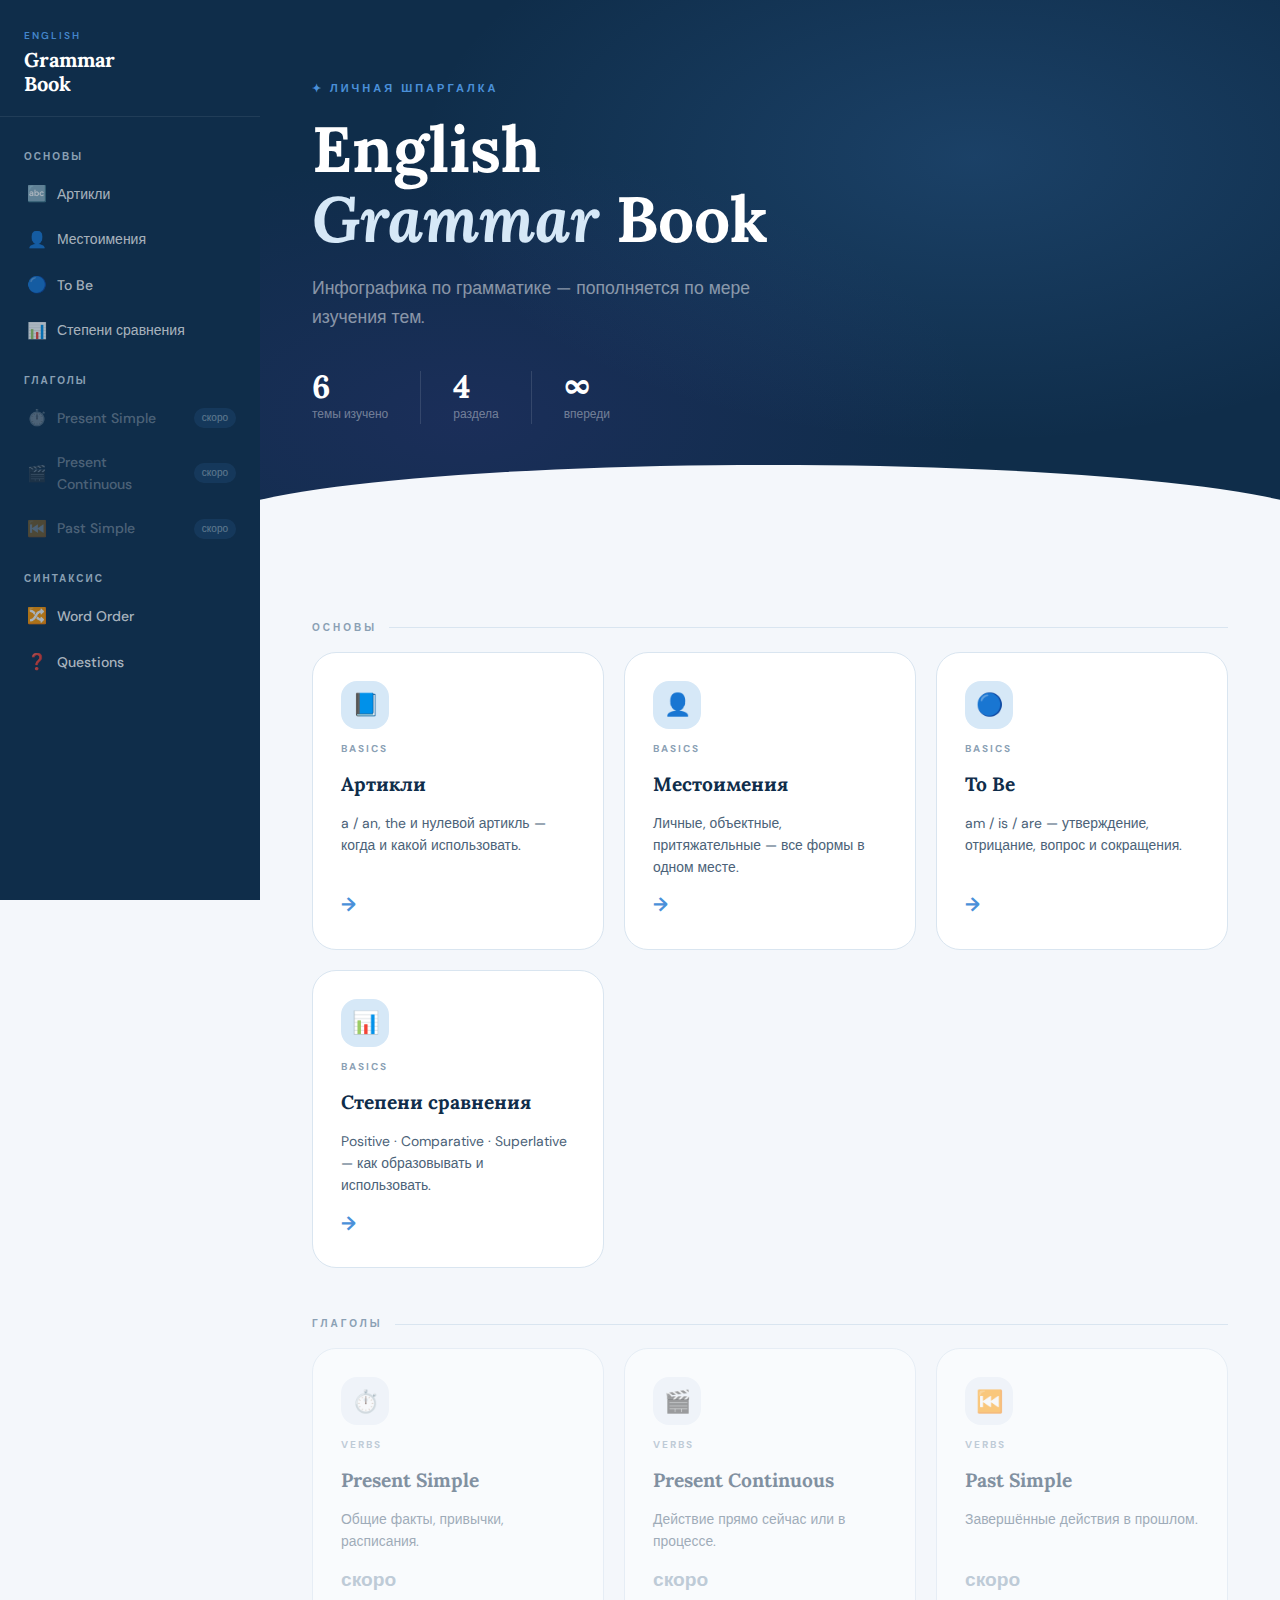
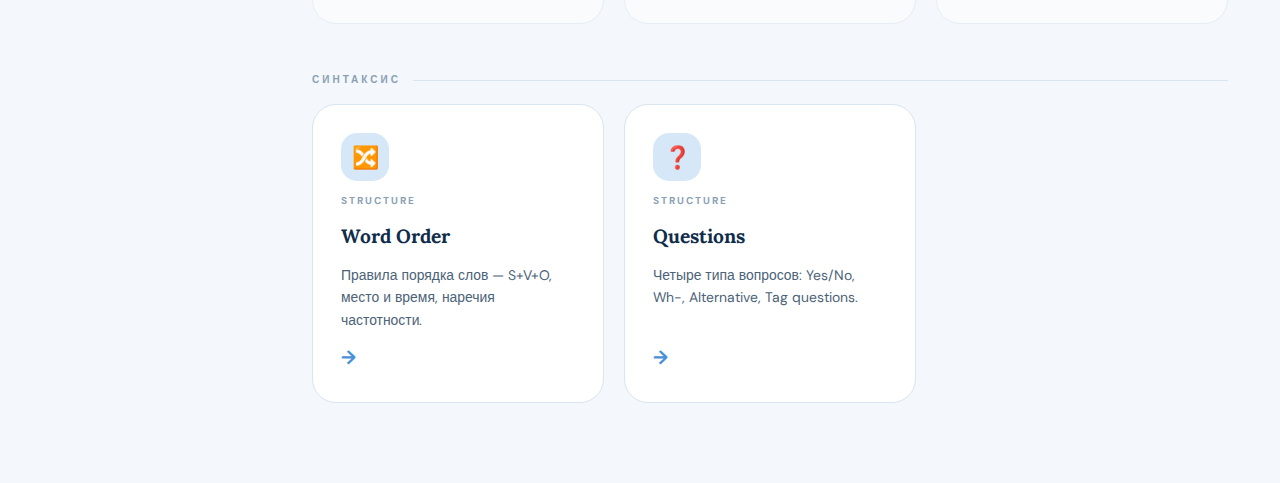
<file: index.html>
<!DOCTYPE html>
<html lang="ru">

<head>
    <meta charset="UTF-8">
    <meta name="viewport" content="width=device-width, initial-scale=1.0">
    <title>English Grammar Book</title>
    <link rel="stylesheet" href="assets/style.css">
    <style>
        .hero-stats {
            display: flex;
            gap: 32px;
            margin-top: 40px;
            position: relative;
        }

        .stat {
            display: flex;
            flex-direction: column;
            gap: 2px;
        }

        .stat-num {
            font-family: var(--font-display);
            font-size: 2rem;
            font-weight: 700;
            color: #fff;
            line-height: 1;
        }

        .stat-label {
            font-size: 12px;
            color: rgba(255, 255, 255, 0.4);
        }

        .stat-divider {
            width: 1px;
            background: rgba(255, 255, 255, 0.12);
            align-self: stretch;
        }
    </style>
</head>

<body>
    <div class="layout">

        <main class="main">

            <section class="hero">
                <div class="hero-eyebrow">✦ Личная шпаргалка</div>
                <h1>English<br><em>Grammar</em> Book</h1>
                <p class="hero-sub">Инфографика по грамматике — пополняется по мере изучения тем.</p>
                <div class="hero-stats">
                    <div class="stat">
                        <span class="stat-num">6</span>
                        <span class="stat-label">темы изучено</span>
                    </div>
                    <div class="stat-divider"></div>
                    <div class="stat">
                        <span class="stat-num">4</span>
                        <span class="stat-label">раздела</span>
                    </div>
                    <div class="stat-divider"></div>
                    <div class="stat">
                        <span class="stat-num">∞</span>
                        <span class="stat-label">впереди</span>
                    </div>
                </div>
            </section>

            <div class="content">

                <div class="group-heading">Основы</div>
                <div class="topics-grid">

                    <a href="topics/articles.html" class="topic-card">
                        <div class="topic-icon">📘</div>
                        <div class="topic-category">Basics</div>
                        <div class="topic-name">Артикли</div>
                        <div class="topic-desc">a / an, the и нулевой артикль — когда и какой использовать.</div>
                        <div class="topic-arrow">→</div>
                    </a>

                    <a href="topics/pronouns.html" class="topic-card">
                        <div class="topic-icon">👤</div>
                        <div class="topic-category">Basics</div>
                        <div class="topic-name">Местоимения</div>
                        <div class="topic-desc">Личные, объектные, притяжательные — все формы в одном месте.</div>
                        <div class="topic-arrow">→</div>
                    </a>

                    <a href="topics/to-be.html" class="topic-card">
                        <div class="topic-icon">🔵</div>
                        <div class="topic-category">Basics</div>
                        <div class="topic-name">To Be</div>
                        <div class="topic-desc">am / is / are — утверждение, отрицание, вопрос и сокращения.</div>
                        <div class="topic-arrow">→</div>
                    </a>

                    <a href="topics/adjectives-comparison.html" class="topic-card">
                        <div class="topic-icon">📊</div>
                        <div class="topic-category">Basics</div>
                        <div class="topic-name">Степени сравнения</div>
                        <div class="topic-desc">Positive · Comparative · Superlative — как образовывать и использовать.
                        </div>
                        <div class="topic-arrow">→</div>
                    </a>

                </div>

                <div class="group-heading">Глаголы</div>
                <div class="topics-grid">

                    <div class="topic-card locked">
                        <div class="topic-icon" style="background:var(--surface-2)">⏱️</div>
                        <div class="topic-category">Verbs</div>
                        <div class="topic-name">Present Simple</div>
                        <div class="topic-desc">Общие факты, привычки, расписания.</div>
                        <div class="topic-arrow" style="color:var(--text-muted)">скоро</div>
                    </div>

                    <div class="topic-card locked">
                        <div class="topic-icon" style="background:var(--surface-2)">🎬</div>
                        <div class="topic-category">Verbs</div>
                        <div class="topic-name">Present Continuous</div>
                        <div class="topic-desc">Действие прямо сейчас или в процессе.</div>
                        <div class="topic-arrow" style="color:var(--text-muted)">скоро</div>
                    </div>

                    <div class="topic-card locked">
                        <div class="topic-icon" style="background:var(--surface-2)">⏮️</div>
                        <div class="topic-category">Verbs</div>
                        <div class="topic-name">Past Simple</div>
                        <div class="topic-desc">Завершённые действия в прошлом.</div>
                        <div class="topic-arrow" style="color:var(--text-muted)">скоро</div>
                    </div>

                </div>

                <div class="group-heading">Синтаксис</div>
                <div class="topics-grid">

                    <a href="topics/word-order.html" class="topic-card">
                        <div class="topic-icon">🔀</div>
                        <div class="topic-category">Structure</div>
                        <div class="topic-name">Word Order</div>
                        <div class="topic-desc">Правила порядка слов — S+V+O, место и время, наречия частотности.</div>
                        <div class="topic-arrow">→</div>
                    </a>

                    <a href="topics/questions.html" class="topic-card">
                        <div class="topic-icon">❓</div>
                        <div class="topic-category">Structure</div>
                        <div class="topic-name">Questions</div>
                        <div class="topic-desc">Четыре типа вопросов: Yes/No, Wh-, Alternative, Tag questions.</div>
                        <div class="topic-arrow">→</div>
                    </a>

                </div>

            </div>
        </main>
    </div>
    <script src="assets/nav.js"></script>
</body>

</html>
</file>
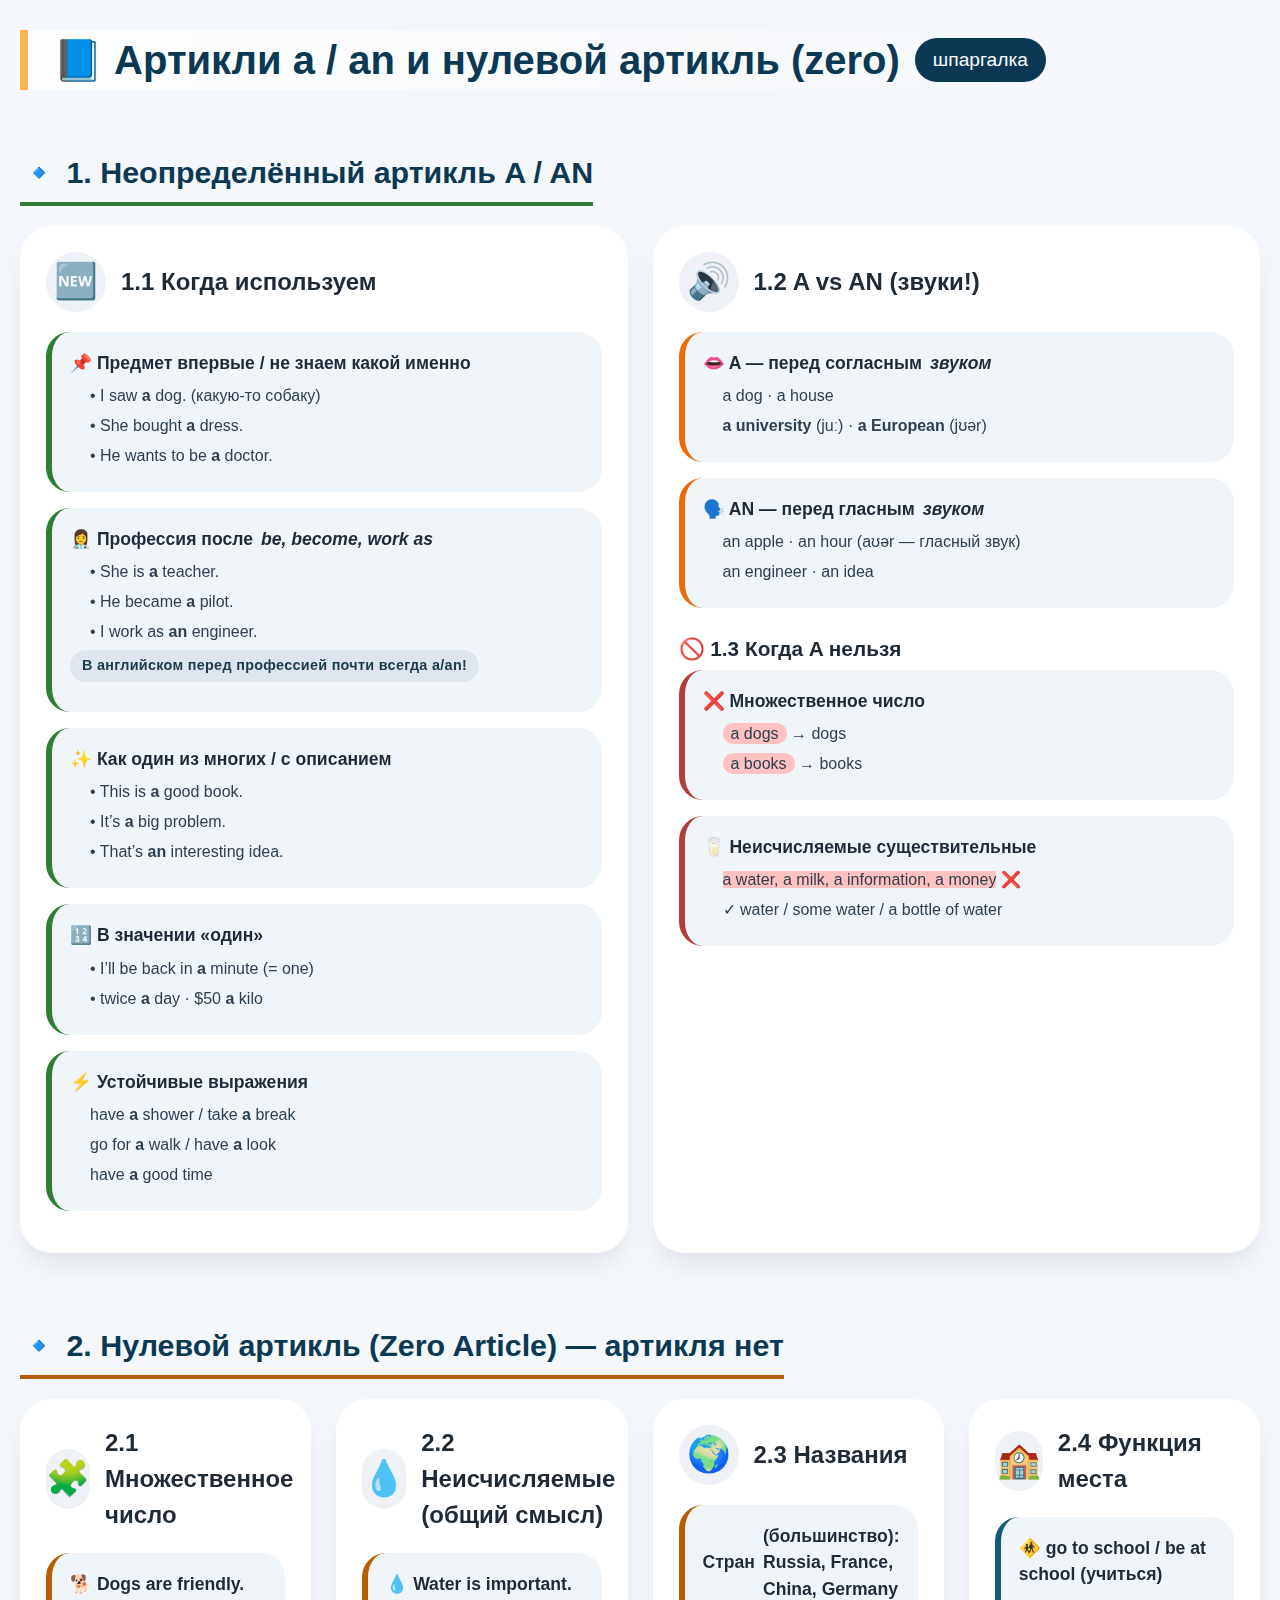
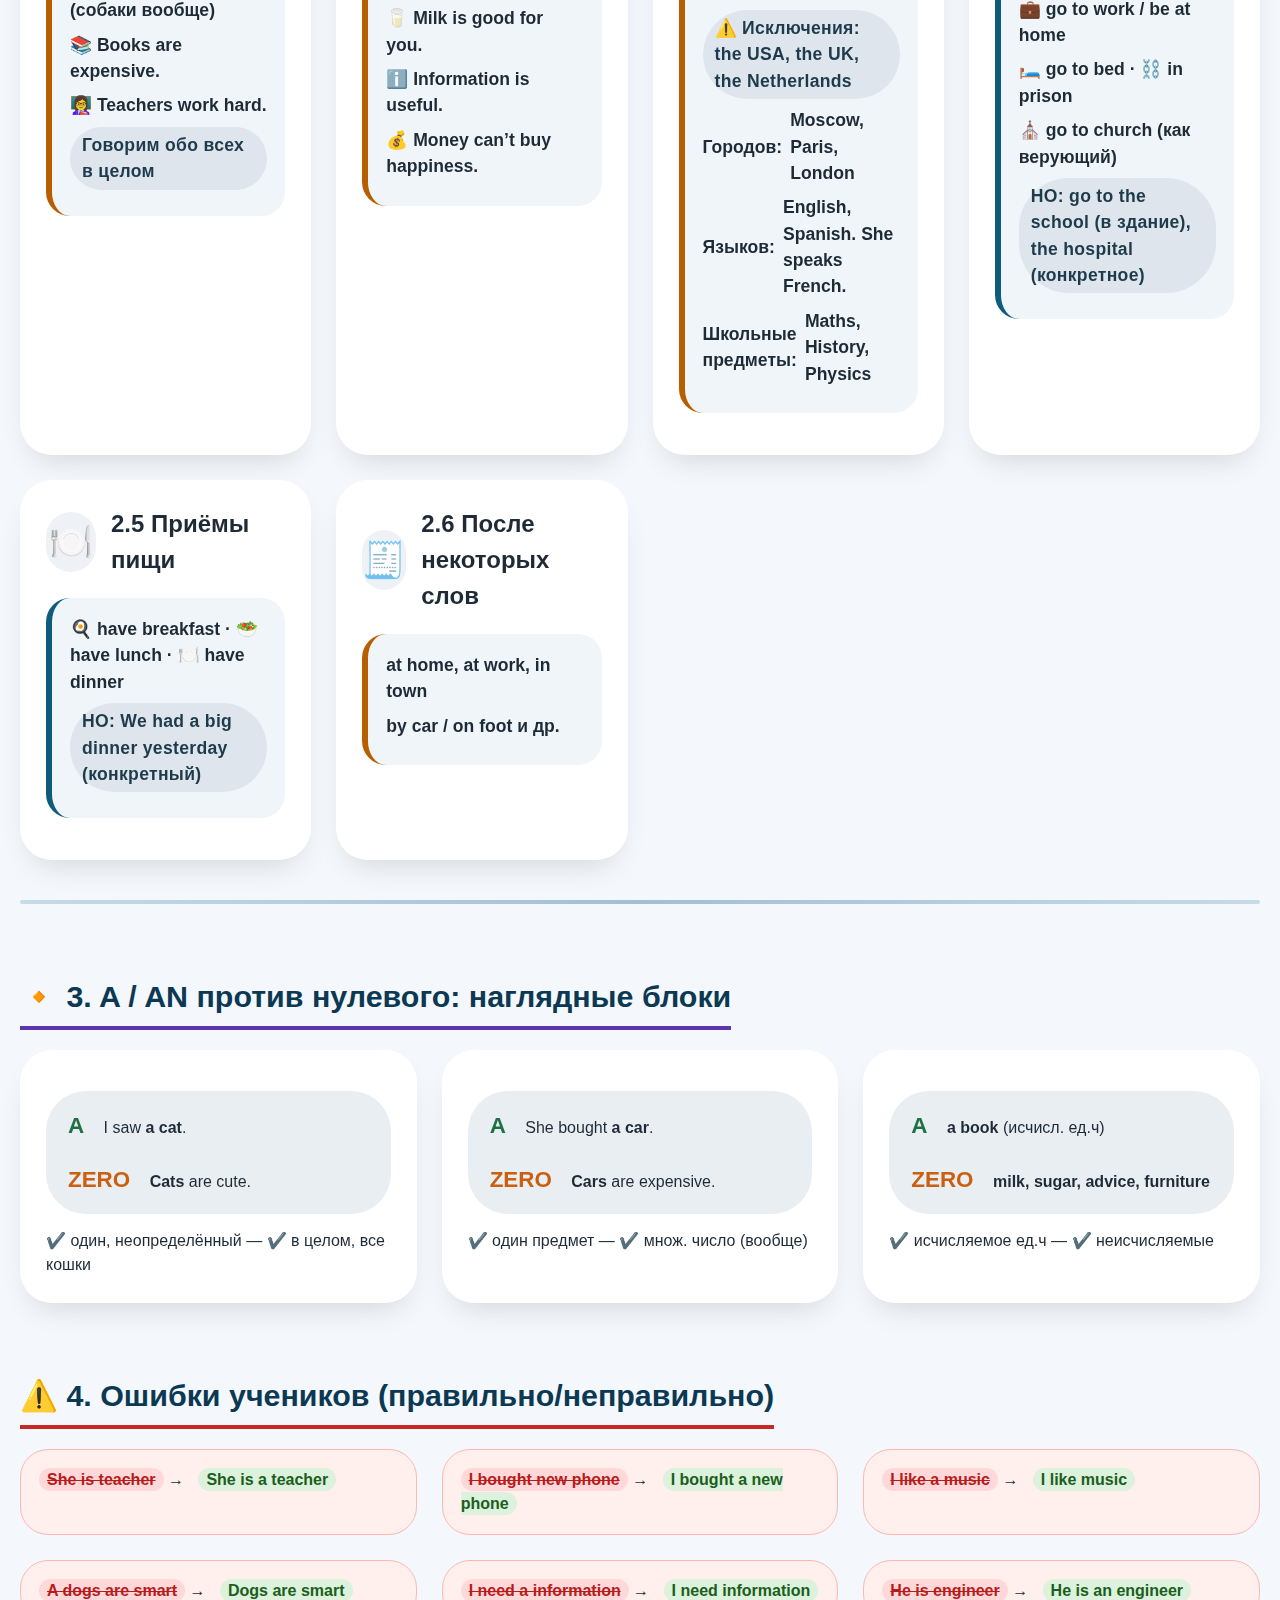
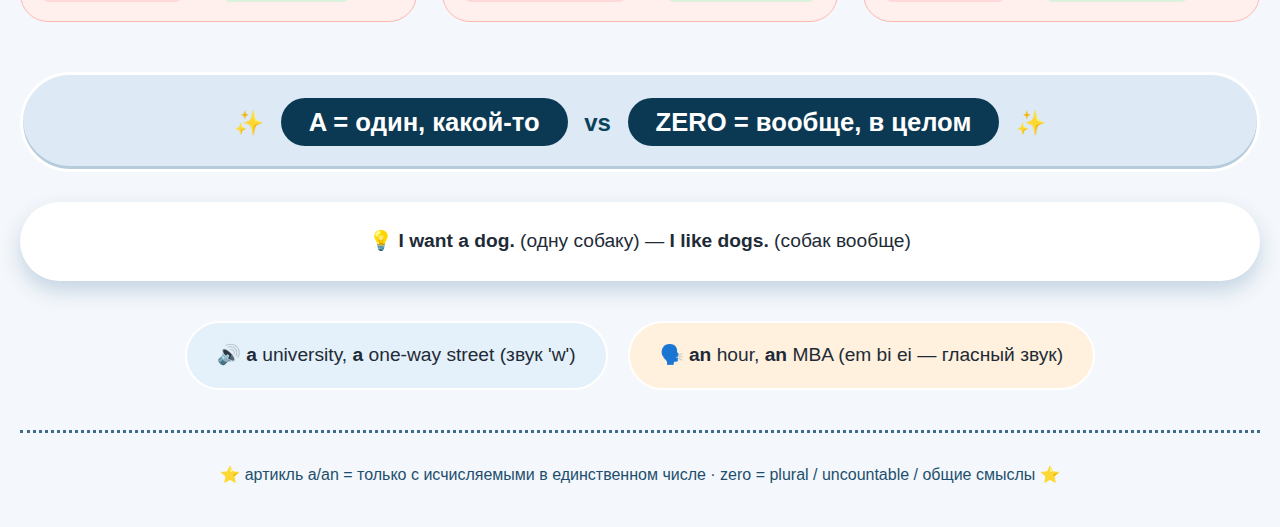
<file: a : an : zero/index.html>
<!DOCTYPE html>
<html lang="ru">

<head>
    <meta charset="UTF-8">
    <meta name="viewport" content="width=device-width, initial-scale=1.0">
    <title>Инфографика: Артикли a/an и Zero Conditional (нулевой артикль)</title>
    <style>
        * {
            margin: 0;
            padding: 0;
            box-sizing: border-box;
        }

        body {
            font-family: 'Segoe UI', Roboto, 'Helvetica Neue', sans-serif;
            background: #f4f7fb;
            display: flex;
            justify-content: center;
            padding: 30px 20px;
            line-height: 1.5;
            color: #1e2b37;
        }

        .container {
            max-width: 1300px;
            width: 100%;
        }

        h1 {
            font-size: 2.5rem;
            font-weight: 700;
            margin-bottom: 30px;
            color: #0b3954;
            display: flex;
            align-items: center;
            gap: 15px;
            border-left: 8px solid #ffb74d;
            padding-left: 25px;
            background: linear-gradient(to right, #ffffffd0, transparent);
            border-radius: 0 40px 40px 0;
        }

        h1 span {
            background: #0b3954;
            color: white;
            font-size: 1.2rem;
            padding: 8px 18px;
            border-radius: 40px;
            font-weight: 500;
        }

        h2 {
            font-size: 1.9rem;
            font-weight: 600;
            margin: 30px 0 20px;
            color: #0b3954;
            border-bottom: 4px solid;
            display: inline-block;
            padding-bottom: 6px;
        }

        .section-a {
            border-bottom-color: #2e7d32;
        }

        .section-zero {
            border-bottom-color: #b85e00;
        }

        .section-compare {
            border-bottom-color: #5e35b1;
        }

        .section-errors {
            border-bottom-color: #c62828;
        }

        .grid-2,
        .grid-3 {
            display: grid;
            gap: 25px;
            margin-bottom: 40px;
        }

        .grid-2 {
            grid-template-columns: repeat(auto-fit, minmax(300px, 1fr));
        }

        .grid-3 {
            grid-template-columns: repeat(auto-fit, minmax(260px, 1fr));
        }

        .card {
            background: white;
            border-radius: 32px;
            padding: 25px;
            box-shadow: 0 15px 30px -12px rgba(0, 20, 30, 0.15);
            transition: transform 0.1s ease, box-shadow 0.2s;
            border: 1px solid #ffffff70;
            backdrop-filter: blur(2px);
        }

        .card:hover {
            transform: translateY(-5px);
            box-shadow: 0 25px 40px -15px #0b395480;
        }

        .card-header {
            display: flex;
            align-items: center;
            gap: 15px;
            margin-bottom: 20px;
            font-weight: 700;
            font-size: 1.5rem;
        }

        .card-header .emoji-badge {
            font-size: 2.2rem;
            background: #eef2f6;
            width: 60px;
            height: 60px;
            border-radius: 30px;
            display: flex;
            align-items: center;
            justify-content: center;
        }

        .badge {
            display: inline-block;
            background: #dee5ed;
            padding: 5px 12px;
            border-radius: 50px;
            font-weight: 600;
            font-size: 0.9rem;
            letter-spacing: 0.3px;
            color: #1e3b4c;
            margin-bottom: 12px;
        }

        .rule-item {
            background: #f0f5fa;
            border-radius: 24px;
            padding: 18px;
            margin-bottom: 16px;
            border-left: 6px solid;
        }

        .rule-item.a-good {
            border-left-color: #2e7d32;
        }

        .rule-item.a-sound {
            border-left-color: #ed6a02;
        }

        .rule-item.a-no {
            border-left-color: #b33e3e;
        }

        .rule-item.zero-use {
            border-left-color: #b85e00;
        }

        .rule-item.zero-place {
            border-left-color: #0f5c7a;
        }

        .rule-item.compare {
            border-left-color: #5e35b1;
        }

        .rule-item p {
            font-size: 1.1rem;
            font-weight: 600;
            margin-bottom: 8px;
            display: flex;
            align-items: center;
            gap: 8px;
        }

        .rule-item ul,
        .rule-item .examples {
            margin-left: 20px;
            color: #2d3f4e;
            list-style-type: none;
        }

        .rule-item li {
            margin-bottom: 6px;
            font-size: 1rem;
        }

        .example-highlight {
            background: #fff7e0;
            border-radius: 20px;
            padding: 16px 20px;
            font-weight: 500;
            border: 1px dashed #ffb85c;
        }

        .example-highlight code {
            background: #ffeec2;
            padding: 3px 10px;
            border-radius: 30px;
            font-size: 1.05rem;
            color: #a34100;
            font-weight: 600;
        }

        .comparison-row {
            display: flex;
            gap: 20px;
            align-items: center;
            flex-wrap: wrap;
            margin: 15px 0;
            background: #e9eef3;
            border-radius: 40px;
            padding: 18px 22px;
        }

        .comparison-item {
            flex: 1;
            min-width: 200px;
        }

        .green-tag,
        .orange-tag {
            font-weight: 800;
            font-size: 1.4rem;
            margin-right: 15px;
        }

        .green-tag {
            color: #1f7042;
        }

        .orange-tag {
            color: #c95f0f;
        }

        .mistake-card {
            background: #ffefed;
            border-radius: 28px;
            padding: 18px;
            border: 1px solid #ffb7b0;
        }

        .mistake-card del {
            color: #b71c1c;
            background: #ffd9d9;
            padding: 3px 8px;
            border-radius: 30px;
            font-weight: 600;
        }

        .mistake-card ins {
            color: #1b5e20;
            background: #dcf2dc;
            padding: 3px 8px;
            border-radius: 30px;
            text-decoration: none;
            font-weight: 600;
            margin-left: 10px;
        }

        .footer-note {
            margin-top: 50px;
            background: #dde9f5;
            border-radius: 60px;
            padding: 28px 35px;
            text-align: center;
            font-size: 1.5rem;
            font-weight: 700;
            color: #09435c;
            border: 3px solid white;
            box-shadow: inset 0 -3px 0 #b6ccda;
        }

        .footer-note span {
            background: #0b3954;
            color: white;
            padding: 10px 28px;
            border-radius: 40px;
            margin: 0 10px;
            font-size: 1.6rem;
        }

        hr {
            border: none;
            height: 4px;
            background: linear-gradient(90deg, #c6dae8, #a1c0d6, #c6dae8);
            margin: 40px 0;
            border-radius: 4px;
        }

        @media (max-width: 700px) {
            h1 {
                font-size: 2rem;
                flex-wrap: wrap;
            }

            .card-header {
                flex-wrap: wrap;
            }
        }
    </style>
</head>

<body>
    <div class="container">
        <h1>
            📘 Артикли a / an и нулевой артикль (zero)
            <span>шпаргалка</span>
        </h1>

        <!-- 1. А / AN -->
        <h2 class="section-a">🔹 1. Неопределённый артикль A / AN</h2>
        <div class="grid-2">
            <!-- Когда используется a/an -->
            <div class="card">
                <div class="card-header">
                    <div class="emoji-badge">🆕</div>
                    <span>1.1 Когда используем</span>
                </div>
                <div class="rule-item a-good">
                    <p>📌 Предмет впервые / не знаем какой именно</p>
                    <ul>
                        <li>• I saw <strong>a</strong> dog. (какую-то собаку)</li>
                        <li>• She bought <strong>a</strong> dress.</li>
                        <li>• He wants to be <strong>a</strong> doctor.</li>
                    </ul>
                </div>
                <div class="rule-item a-good">
                    <p>👩‍⚕️ Профессия после <em>be, become, work as</em></p>
                    <ul>
                        <li>• She is <strong>a</strong> teacher.</li>
                        <li>• He became <strong>a</strong> pilot.</li>
                        <li>• I work as <strong>an</strong> engineer.</li>
                    </ul>
                    <div class="badge">В английском перед профессией почти всегда a/an!</div>
                </div>
                <div class="rule-item a-good">
                    <p>✨ Как один из многих / с описанием</p>
                    <ul>
                        <li>• This is <strong>a</strong> good book.</li>
                        <li>• It’s <strong>a</strong> big problem.</li>
                        <li>• That’s <strong>an</strong> interesting idea.</li>
                    </ul>
                </div>
                <div class="rule-item a-good">
                    <p>🔢 В значении «один»</p>
                    <ul>
                        <li>• I’ll be back in <strong>a</strong> minute (= one)</li>
                        <li>• twice <strong>a</strong> day · $50 <strong>a</strong> kilo</li>
                    </ul>
                </div>
                <div class="rule-item a-good">
                    <p>⚡ Устойчивые выражения</p>
                    <ul>
                        <li>have <strong>a</strong> shower / take <strong>a</strong> break</li>
                        <li>go for <strong>a</strong> walk / have <strong>a</strong> look</li>
                        <li>have <strong>a</strong> good time</li>
                    </ul>
                </div>
            </div>

            <!-- Разница a и an + когда нельзя -->
            <div class="card">
                <div class="card-header">
                    <div class="emoji-badge">🔊</div>
                    <span>1.2 A vs AN (звуки!)</span>
                </div>
                <div class="rule-item a-sound">
                    <p>👄 A — перед согласным <em>звуком</em></p>
                    <ul>
                        <li>a dog · a house</li>
                        <li><strong>a university</strong> (juː) · <strong>a European</strong> (jʊər)</li>
                    </ul>
                </div>
                <div class="rule-item a-sound">
                    <p>🗣️ AN — перед гласным <em>звуком</em></p>
                    <ul>
                        <li>an apple · an hour (aʊər — гласный звук)</li>
                        <li>an engineer · an idea</li>
                    </ul>
                </div>

                <div style="margin: 25px 0 5px; font-weight: 700; font-size: 1.3rem;">🚫 1.3 Когда A нельзя</div>
                <div class="rule-item a-no">
                    <p>❌ Множественное число</p>
                    <ul>
                        <li><span style="background:#ffc1c1; padding:2px 8px; border-radius:20px;">a dogs</span> → dogs
                        </li>
                        <li><span style="background:#ffc1c1; padding:2px 8px; border-radius:20px;">a books</span> →
                            books</li>
                    </ul>
                </div>
                <div class="rule-item a-no">
                    <p>🥛 Неисчисляемые существительные</p>
                    <ul>
                        <li><span style="background:#ffc1c1;">a water, a milk, a information, a money</span> ❌</li>
                        <li>✓ water / some water / a bottle of water</li>
                    </ul>
                </div>
            </div>
        </div>

        <!-- 2. НУЛЕВОЙ АРТИКЛЬ (ZERO) -->
        <h2 class="section-zero">🔹 2. Нулевой артикль (Zero Article) — артикля нет</h2>
        <div class="grid-3">
            <div class="card">
                <div class="card-header"><span class="emoji-badge">🧩</span>2.1 Множественное число</div>
                <div class="rule-item zero-use">
                    <p>🐕 Dogs are friendly. (собаки вообще)</p>
                    <p>📚 Books are expensive.</p>
                    <p>👩‍🏫 Teachers work hard.</p>
                    <p class="badge">Говорим обо всех в целом</p>
                </div>
            </div>
            <div class="card">
                <div class="card-header"><span class="emoji-badge">💧</span>2.2 Неисчисляемые (общий смысл)</div>
                <div class="rule-item zero-use">
                    <p>💧 Water is important.</p>
                    <p>🥛 Milk is good for you.</p>
                    <p>ℹ️ Information is useful.</p>
                    <p>💰 Money can’t buy happiness.</p>
                </div>
            </div>
            <div class="card">
                <div class="card-header"><span class="emoji-badge">🌍</span>2.3 Названия</div>
                <div class="rule-item zero-use">
                    <p><strong>Стран</strong> (большинство): Russia, France, China, Germany</p>
                    <p class="badge">⚠️ Исключения: the USA, the UK, the Netherlands</p>
                    <p><strong>Городов:</strong> Moscow, Paris, London</p>
                    <p><strong>Языков:</strong> English, Spanish. She speaks French.</p>
                    <p><strong>Школьные предметы:</strong> Maths, History, Physics</p>
                </div>
            </div>
            <div class="card">
                <div class="card-header"><span class="emoji-badge">🏫</span>2.4 Функция места</div>
                <div class="rule-item zero-place">
                    <p>🚸 go to school / be at school (учиться)</p>
                    <p>💼 go to work / be at home</p>
                    <p>🛏️ go to bed · ⛓️ in prison</p>
                    <p>⛪ go to church (как верующий)</p>
                    <p class="badge">НО: go to the school (в здание), the hospital (конкретное)</p>
                </div>
            </div>
            <div class="card">
                <div class="card-header"><span class="emoji-badge">🍽️</span>2.5 Приёмы пищи</div>
                <div class="rule-item zero-place">
                    <p>🍳 have breakfast · 🥗 have lunch · 🍽️ have dinner</p>
                    <p class="badge">НО: We had a big dinner yesterday (конкретный)</p>
                </div>
            </div>
            <div class="card">
                <div class="card-header"><span class="emoji-badge">🧾</span>2.6 После некоторых слов</div>
                <div class="rule-item zero-use">
                    <p>at home, at work, in town</p>
                    <p>by car / on foot и др.</p>
                </div>
            </div>
        </div>

        <hr>

        <!-- 3. СРАВНЕНИЕ A vs ZERO -->
        <h2 class="section-compare">🔸 3. A / AN против нулевого: наглядные блоки</h2>
        <div class="grid-2">
            <div class="card">
                <div class="comparison-row">
                    <div class="comparison-item"><span class="green-tag">A</span> I saw <strong>a cat</strong>.</div>
                    <div class="comparison-item"><span class="orange-tag">ZERO</span> <strong>Cats</strong> are cute.
                    </div>
                </div>
                <p>✔️ один, неопределённый — ✔️ в целом, все кошки</p>
            </div>
            <div class="card">
                <div class="comparison-row">
                    <div class="comparison-item"><span class="green-tag">A</span> She bought <strong>a car</strong>.
                    </div>
                    <div class="comparison-item"><span class="orange-tag">ZERO</span> <strong>Cars</strong> are
                        expensive.</div>
                </div>
                <p>✔️ один предмет — ✔️ множ. число (вообще)</p>
            </div>
            <div class="card">
                <div class="comparison-row">
                    <div class="comparison-item"><span class="green-tag">A</span> <strong>a book</strong> (исчисл. ед.ч)
                    </div>
                    <div class="comparison-item"><span class="orange-tag">ZERO</span> <strong>milk, sugar, advice,
                            furniture</strong></div>
                </div>
                <p>✔️ исчисляемое ед.ч — ✔️ неисчисляемые</p>
            </div>
        </div>

        <!-- 4. ЧАСТЫЕ ОШИБКИ -->
        <h2 class="section-errors">⚠️ 4. Ошибки учеников (правильно/неправильно)</h2>
        <div class="grid-2">
            <div class="mistake-card">
                <p><del>She is teacher</del> → <ins>She is a teacher</ins></p>
            </div>
            <div class="mistake-card">
                <p><del>I bought new phone</del> → <ins>I bought a new phone</ins></p>
            </div>
            <div class="mistake-card">
                <p><del>I like a music</del> → <ins>I like music</ins></p>
            </div>
            <div class="mistake-card">
                <p><del>A dogs are smart</del> → <ins>Dogs are smart</ins></p>
            </div>
            <div class="mistake-card">
                <p><del>I need a information</del> → <ins>I need information</ins></p>
            </div>
            <div class="mistake-card">
                <p><del>He is engineer</del> → <ins>He is an engineer</ins></p>
            </div>
        </div>

        <!-- 5. Простое объяснение  -->
        <div class="footer-note">
            ✨ <span>A = один, какой-то</span> vs <span>ZERO = вообще, в целом</span> ✨
        </div>
        <div
            style="background: white; border-radius: 50px; padding: 25px; margin-top: 30px; text-align: center; font-size: 1.2rem; box-shadow: 0 10px 20px #c5d5e2;">
            💡 <strong>I want a dog.</strong> (одну собаку) — <strong>I like dogs.</strong> (собак вообще)
        </div>

        <!-- дополнительный блок: короткие правила a/an по звукам + шкала -->
        <div style="display: flex; flex-wrap: wrap; gap: 20px; margin: 40px 0; justify-content: center;">
            <div
                style="background: #e4f0fa; border-radius: 50px; padding: 18px 30px; font-size: 1.2rem; border: 2px solid white;">
                🔊 <strong>a</strong> university, <strong>a</strong> one-way street (звук 'w')
            </div>
            <div
                style="background: #fff1dd; border-radius: 50px; padding: 18px 30px; font-size: 1.2rem; border: 2px solid white;">
                🗣️ <strong>an</strong> hour, <strong>an</strong> MBA (em bi ei — гласный звук)
            </div>
        </div>

        <!-- footer с напоминанием про исключения -->
        <div style="border-top: 3px dotted #3f6c8a; padding: 30px 0 10px; text-align: center; color: #1d4f6e;">
            ⭐ артикль a/an = только с исчисляемыми в единственном числе · zero = plural / uncountable / общие смыслы ⭐
        </div>
    </div>
</body>

</html>
</file>
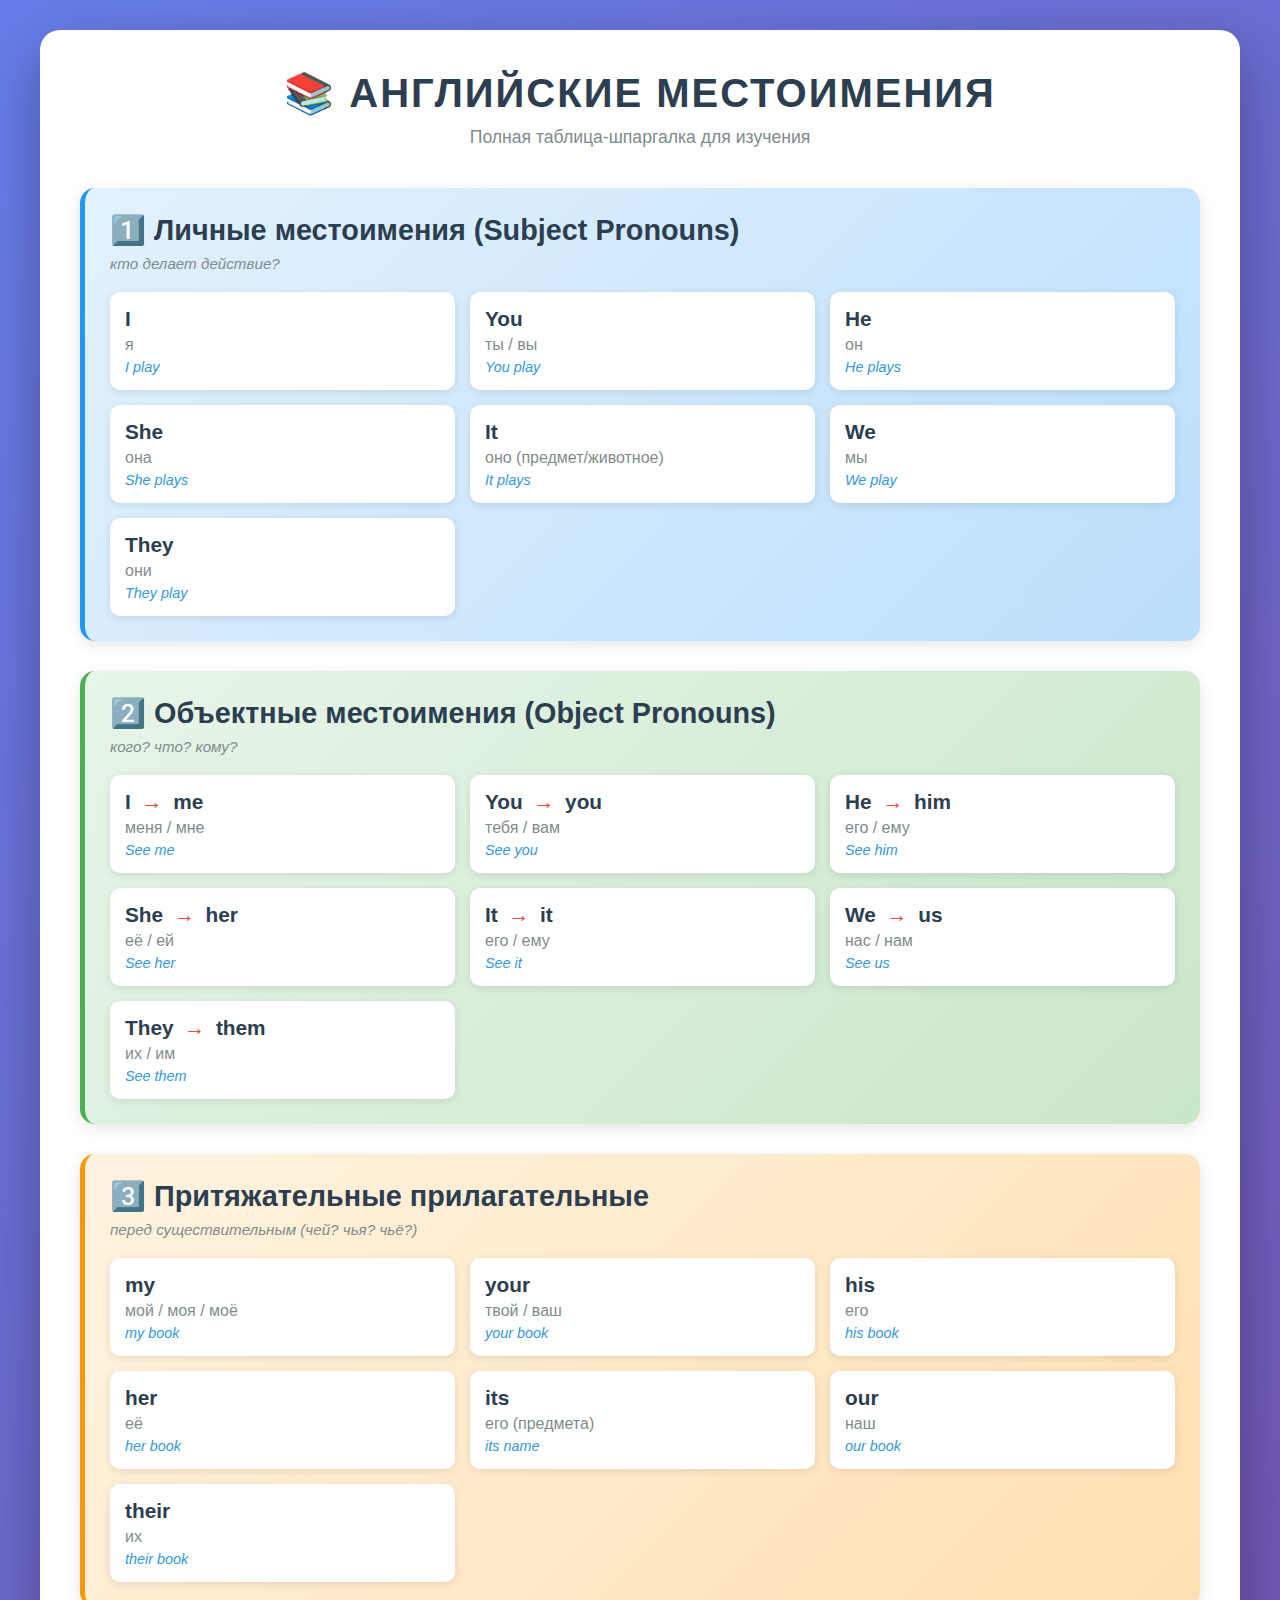
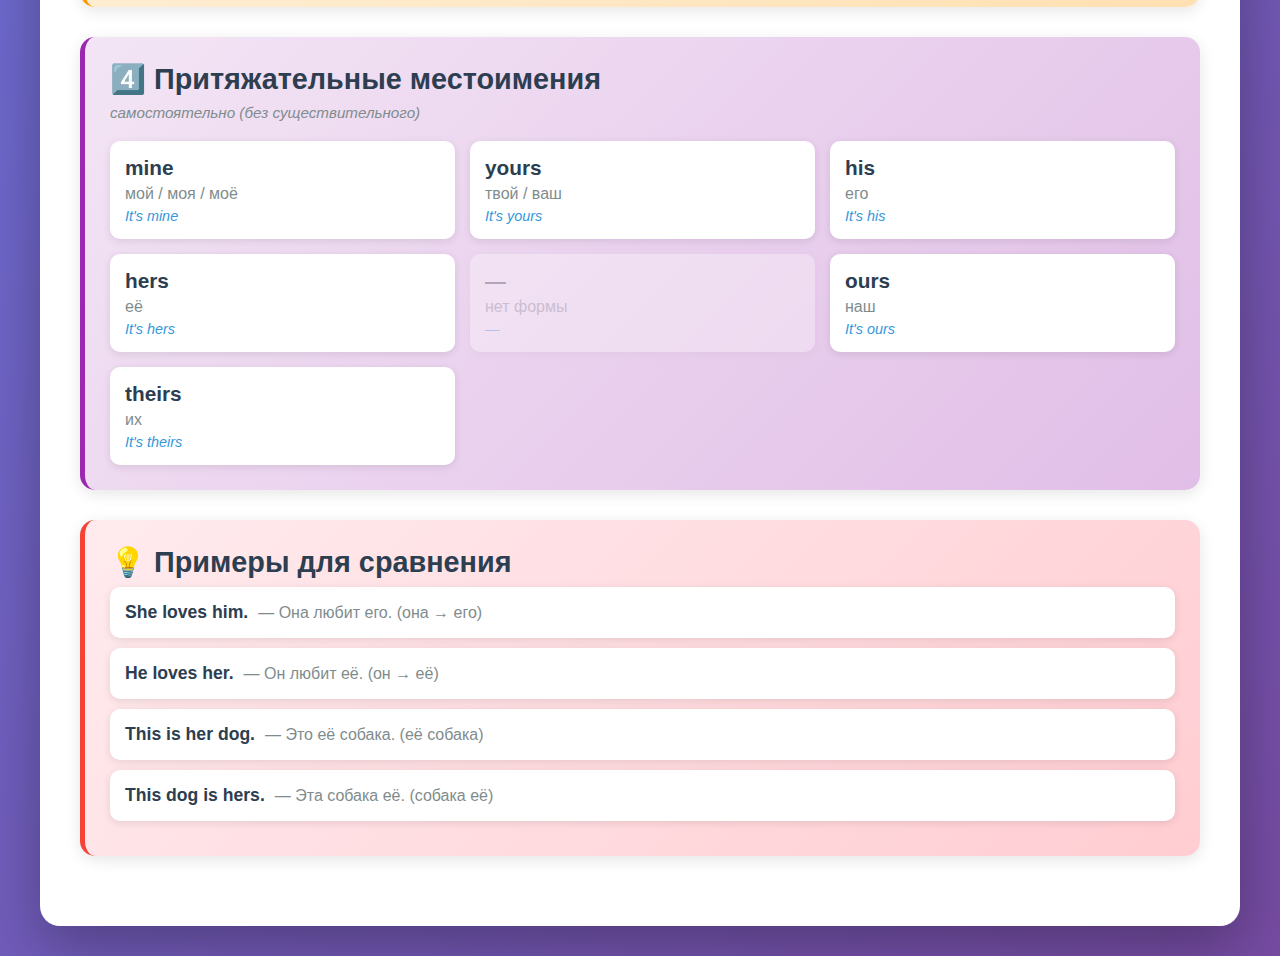
<file: pronous/index.html>
<!DOCTYPE html>
<html lang="ru">

<head>
    <meta charset="UTF-8">
    <meta name="viewport" content="width=device-width, initial-scale=1.0">
    <title>Английские местоимения - Инфографика</title>
    <style>
        * {
            margin: 0;
            padding: 0;
            box-sizing: border-box;
        }

        body {
            font-family: 'Segoe UI', Tahoma, Geneva, Verdana, sans-serif;
            background: linear-gradient(135deg, #667eea 0%, #764ba2 100%);
            padding: 30px;
            min-height: 100vh;
        }

        .container {
            max-width: 1200px;
            margin: 0 auto;
            background: white;
            border-radius: 20px;
            padding: 40px;
            box-shadow: 0 20px 60px rgba(0, 0, 0, 0.3);
        }

        h1 {
            text-align: center;
            color: #2c3e50;
            font-size: 2.5em;
            margin-bottom: 10px;
            text-transform: uppercase;
            letter-spacing: 2px;
        }

        .subtitle {
            text-align: center;
            color: #7f8c8d;
            font-size: 1.1em;
            margin-bottom: 40px;
        }

        .section {
            margin-bottom: 30px;
            border-radius: 15px;
            padding: 25px;
            box-shadow: 0 4px 15px rgba(0, 0, 0, 0.1);
        }

        .section-1 {
            background: linear-gradient(135deg, #e3f2fd 0%, #bbdefb 100%);
            border-left: 5px solid #2196F3;
        }

        .section-2 {
            background: linear-gradient(135deg, #e8f5e9 0%, #c8e6c9 100%);
            border-left: 5px solid #4CAF50;
        }

        .section-3 {
            background: linear-gradient(135deg, #fff3e0 0%, #ffe0b2 100%);
            border-left: 5px solid #FF9800;
        }

        .section-4 {
            background: linear-gradient(135deg, #f3e5f5 0%, #e1bee7 100%);
            border-left: 5px solid #9C27B0;
        }

        .examples {
            background: linear-gradient(135deg, #ffebee 0%, #ffcdd2 100%);
            border-left: 5px solid #f44336;
        }

        h2 {
            font-size: 1.8em;
            margin-bottom: 8px;
            color: #2c3e50;
        }

        .section-subtitle {
            font-size: 0.95em;
            color: #7f8c8d;
            margin-bottom: 20px;
            font-style: italic;
        }

        .grid {
            display: grid;
            grid-template-columns: repeat(auto-fit, minmax(280px, 1fr));
            gap: 15px;
        }

        .pronoun-item {
            background: white;
            padding: 15px;
            border-radius: 10px;
            box-shadow: 0 2px 8px rgba(0, 0, 0, 0.1);
            transition: transform 0.2s, box-shadow 0.2s;
        }

        .pronoun-item:hover {
            transform: translateY(-3px);
            box-shadow: 0 4px 15px rgba(0, 0, 0, 0.2);
        }

        .en {
            font-size: 1.3em;
            font-weight: bold;
            color: #2c3e50;
            margin-bottom: 5px;
        }

        .ru {
            color: #7f8c8d;
            font-size: 1em;
            margin-bottom: 5px;
        }

        .example {
            color: #3498db;
            font-size: 0.9em;
            font-style: italic;
        }

        .comparison {
            background: white;
            padding: 15px;
            border-radius: 10px;
            margin-bottom: 10px;
            box-shadow: 0 2px 8px rgba(0, 0, 0, 0.1);
        }

        .comparison-en {
            font-weight: bold;
            color: #2c3e50;
            font-size: 1.1em;
        }

        .comparison-ru {
            color: #7f8c8d;
            margin-left: 10px;
        }

        .arrow {
            color: #e74c3c;
            font-weight: bold;
            margin: 0 5px;
        }

        @media print {
            body {
                background: white;
                padding: 0;
            }

            .container {
                box-shadow: none;
            }
        }

        @media (max-width: 768px) {
            .container {
                padding: 20px;
            }

            h1 {
                font-size: 1.8em;
            }

            h2 {
                font-size: 1.4em;
            }
        }
    </style>
</head>

<body>
    <div class="container">
        <h1>📚 Английские местоимения</h1>
        <div class="subtitle">Полная таблица-шпаргалка для изучения</div>

        <div class="section section-1">
            <h2>1️⃣ Личные местоимения (Subject Pronouns)</h2>
            <div class="section-subtitle">кто делает действие?</div>
            <div class="grid">
                <div class="pronoun-item">
                    <div class="en">I</div>
                    <div class="ru">я</div>
                    <div class="example">I play</div>
                </div>
                <div class="pronoun-item">
                    <div class="en">You</div>
                    <div class="ru">ты / вы</div>
                    <div class="example">You play</div>
                </div>
                <div class="pronoun-item">
                    <div class="en">He</div>
                    <div class="ru">он</div>
                    <div class="example">He plays</div>
                </div>
                <div class="pronoun-item">
                    <div class="en">She</div>
                    <div class="ru">она</div>
                    <div class="example">She plays</div>
                </div>
                <div class="pronoun-item">
                    <div class="en">It</div>
                    <div class="ru">оно (предмет/животное)</div>
                    <div class="example">It plays</div>
                </div>
                <div class="pronoun-item">
                    <div class="en">We</div>
                    <div class="ru">мы</div>
                    <div class="example">We play</div>
                </div>
                <div class="pronoun-item">
                    <div class="en">They</div>
                    <div class="ru">они</div>
                    <div class="example">They play</div>
                </div>
            </div>
        </div>

        <div class="section section-2">
            <h2>2️⃣ Объектные местоимения (Object Pronouns)</h2>
            <div class="section-subtitle">кого? что? кому?</div>
            <div class="grid">
                <div class="pronoun-item">
                    <div class="en">I <span class="arrow">→</span> me</div>
                    <div class="ru">меня / мне</div>
                    <div class="example">See me</div>
                </div>
                <div class="pronoun-item">
                    <div class="en">You <span class="arrow">→</span> you</div>
                    <div class="ru">тебя / вам</div>
                    <div class="example">See you</div>
                </div>
                <div class="pronoun-item">
                    <div class="en">He <span class="arrow">→</span> him</div>
                    <div class="ru">его / ему</div>
                    <div class="example">See him</div>
                </div>
                <div class="pronoun-item">
                    <div class="en">She <span class="arrow">→</span> her</div>
                    <div class="ru">её / ей</div>
                    <div class="example">See her</div>
                </div>
                <div class="pronoun-item">
                    <div class="en">It <span class="arrow">→</span> it</div>
                    <div class="ru">его / ему</div>
                    <div class="example">See it</div>
                </div>
                <div class="pronoun-item">
                    <div class="en">We <span class="arrow">→</span> us</div>
                    <div class="ru">нас / нам</div>
                    <div class="example">See us</div>
                </div>
                <div class="pronoun-item">
                    <div class="en">They <span class="arrow">→</span> them</div>
                    <div class="ru">их / им</div>
                    <div class="example">See them</div>
                </div>
            </div>
        </div>

        <div class="section section-3">
            <h2>3️⃣ Притяжательные прилагательные</h2>
            <div class="section-subtitle">перед существительным (чей? чья? чьё?)</div>
            <div class="grid">
                <div class="pronoun-item">
                    <div class="en">my</div>
                    <div class="ru">мой / моя / моё</div>
                    <div class="example">my book</div>
                </div>
                <div class="pronoun-item">
                    <div class="en">your</div>
                    <div class="ru">твой / ваш</div>
                    <div class="example">your book</div>
                </div>
                <div class="pronoun-item">
                    <div class="en">his</div>
                    <div class="ru">его</div>
                    <div class="example">his book</div>
                </div>
                <div class="pronoun-item">
                    <div class="en">her</div>
                    <div class="ru">её</div>
                    <div class="example">her book</div>
                </div>
                <div class="pronoun-item">
                    <div class="en">its</div>
                    <div class="ru">его (предмета)</div>
                    <div class="example">its name</div>
                </div>
                <div class="pronoun-item">
                    <div class="en">our</div>
                    <div class="ru">наш</div>
                    <div class="example">our book</div>
                </div>
                <div class="pronoun-item">
                    <div class="en">their</div>
                    <div class="ru">их</div>
                    <div class="example">their book</div>
                </div>
            </div>
        </div>

        <div class="section section-4">
            <h2>4️⃣ Притяжательные местоимения</h2>
            <div class="section-subtitle">самостоятельно (без существительного)</div>
            <div class="grid">
                <div class="pronoun-item">
                    <div class="en">mine</div>
                    <div class="ru">мой / моя / моё</div>
                    <div class="example">It's mine</div>
                </div>
                <div class="pronoun-item">
                    <div class="en">yours</div>
                    <div class="ru">твой / ваш</div>
                    <div class="example">It's yours</div>
                </div>
                <div class="pronoun-item">
                    <div class="en">his</div>
                    <div class="ru">его</div>
                    <div class="example">It's his</div>
                </div>
                <div class="pronoun-item">
                    <div class="en">hers</div>
                    <div class="ru">её</div>
                    <div class="example">It's hers</div>
                </div>
                <div class="pronoun-item" style="opacity: 0.3;">
                    <div class="en">—</div>
                    <div class="ru">нет формы</div>
                    <div class="example">—</div>
                </div>
                <div class="pronoun-item">
                    <div class="en">ours</div>
                    <div class="ru">наш</div>
                    <div class="example">It's ours</div>
                </div>
                <div class="pronoun-item">
                    <div class="en">theirs</div>
                    <div class="ru">их</div>
                    <div class="example">It's theirs</div>
                </div>
            </div>
        </div>

        <div class="section examples">
            <h2>💡 Примеры для сравнения</h2>
            <div class="comparison"><span class="comparison-en">She loves him.</span><span class="comparison-ru">— Она
                    любит его. (она → его)</span></div>
            <div class="comparison"><span class="comparison-en">He loves her.</span><span class="comparison-ru">— Он
                    любит её. (он → её)</span></div>
            <div class="comparison"><span class="comparison-en">This is her dog.</span><span class="comparison-ru">— Это
                    её собака. (её собака)</span></div>
            <div class="comparison"><span class="comparison-en">This dog is hers.</span><span class="comparison-ru">—
                    Эта собака её. (собака её)</span></div>
        </div>
    </div>
</body>

</html>
</file>
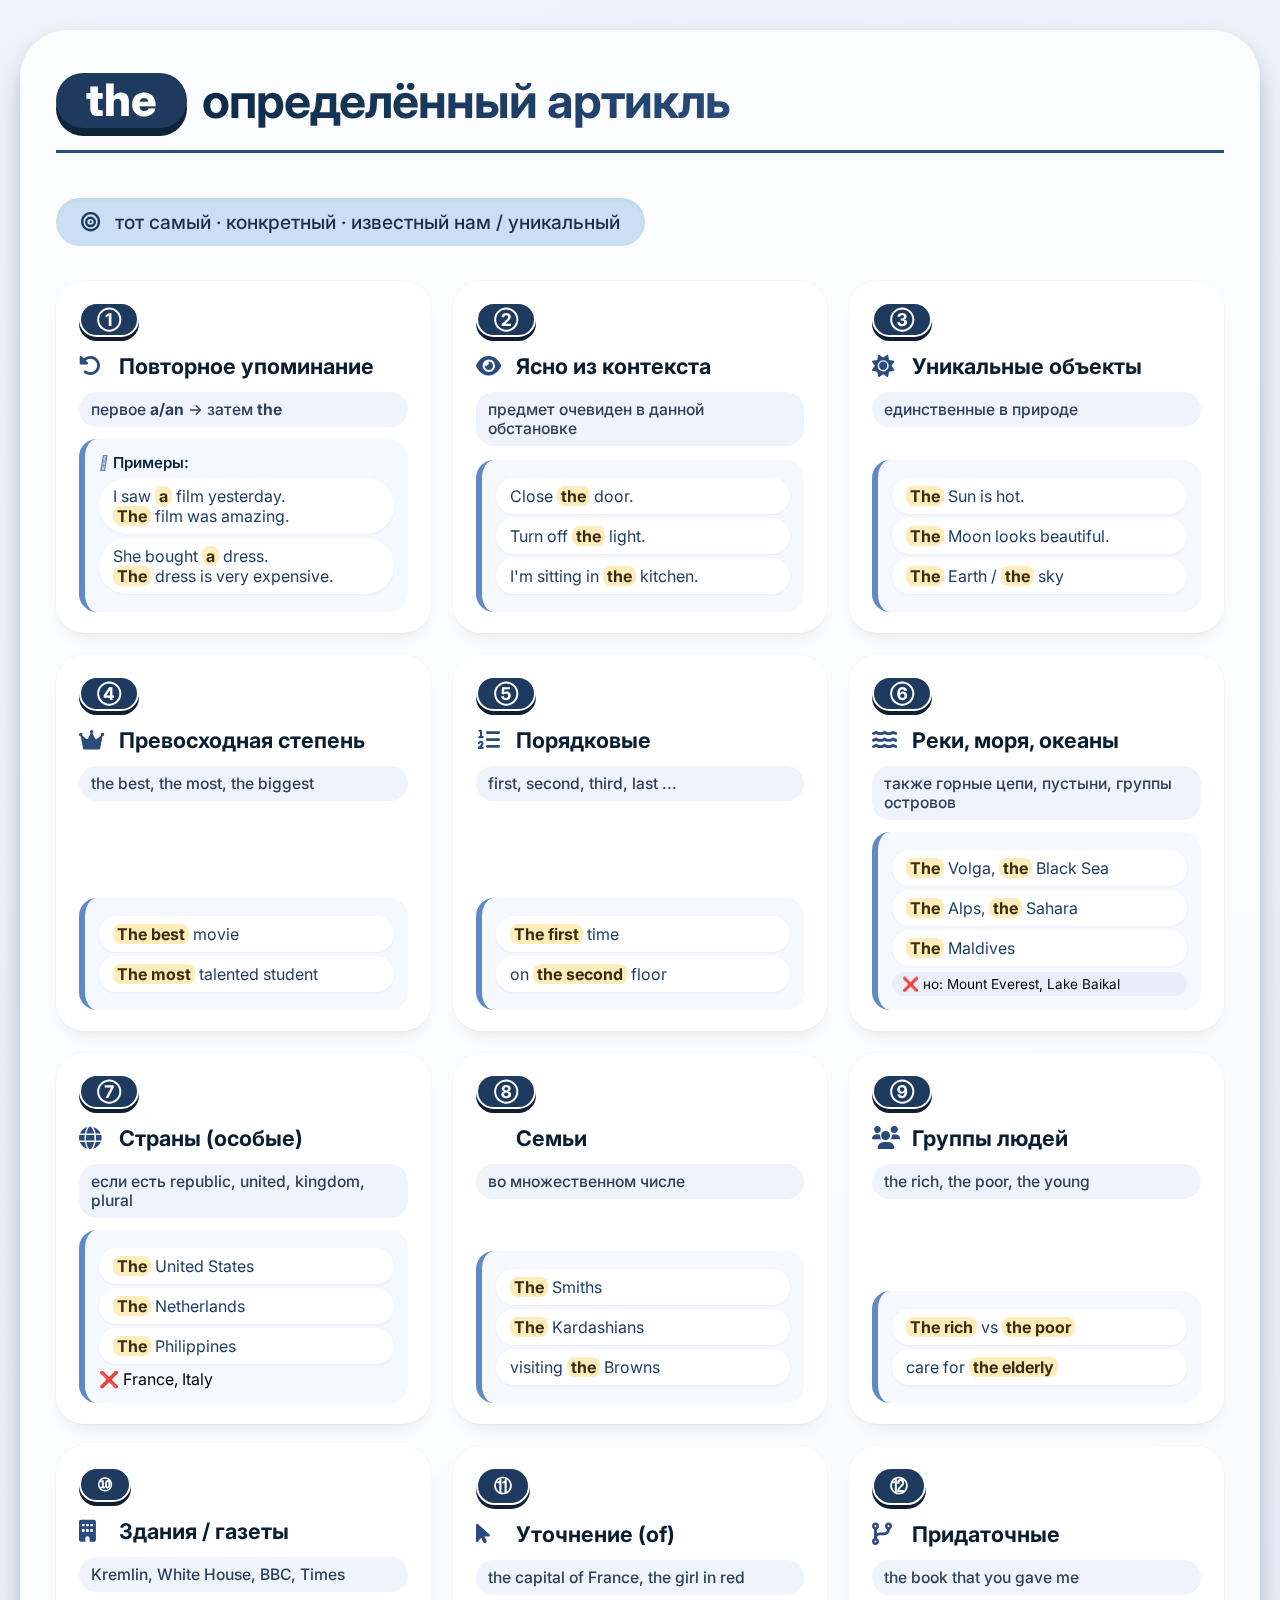
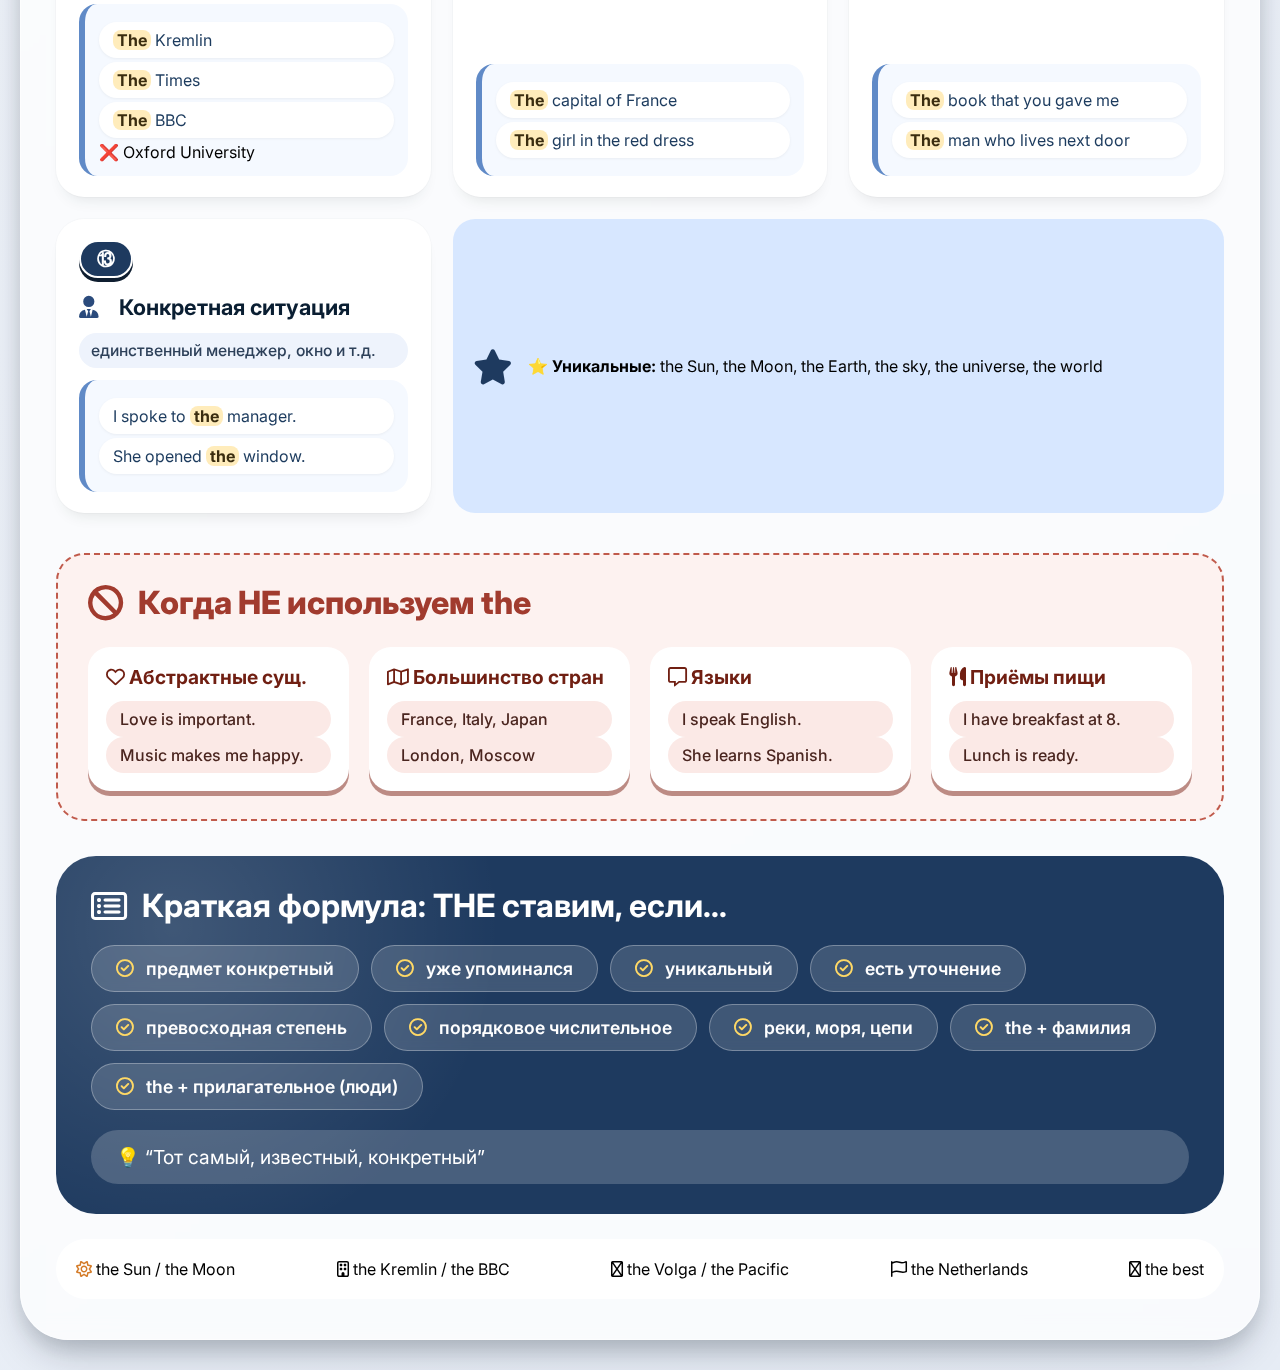
<file: the/index.html>
<!DOCTYPE html>
<html lang="en">

<head>
    <meta charset="UTF-8">
    <meta name="viewport" content="width=device-width, initial-scale=1.0">
    <title>Инфографика: Артикль THE</title>
    <!-- Подключаем шрифт для современного вида -->
    <link rel="preconnect" href="https://fonts.googleapis.com">
    <link rel="preconnect" href="https://fonts.gstatic.com" crossorigin>
    <link
        href="https://fonts.googleapis.com/css2?family=Inter:opsz,wght@14..32,400;14..32,500;14..32,600;14..32,700&display=swap"
        rel="stylesheet">
    <!-- Подключаем Font Awesome для иконок (делают инфографику нагляднее) -->
    <link rel="stylesheet" href="https://cdnjs.cloudflare.com/ajax/libs/font-awesome/6.0.0-beta3/css/all.min.css">
    <style>
        * {
            margin: 0;
            padding: 0;
            box-sizing: border-box;
        }

        body {
            font-family: 'Inter', sans-serif;
            background: linear-gradient(145deg, #f0f4fa 0%, #e6ecf5 100%);
            display: flex;
            justify-content: center;
            padding: 30px 20px;
            min-height: 100vh;
        }

        /* Основной контейнер-карточка */
        .infographic {
            max-width: 1300px;
            width: 100%;
            background: rgba(255, 255, 255, 0.75);
            backdrop-filter: blur(10px);
            -webkit-backdrop-filter: blur(10px);
            border-radius: 48px;
            box-shadow: 0 20px 40px -10px rgba(0, 20, 40, 0.25), 0 8px 20px rgba(0, 0, 0, 0.1);
            padding: 40px 35px;
            border: 1px solid rgba(255, 255, 255, 0.5);
        }

        /* Заголовок */
        .header {
            display: flex;
            align-items: center;
            gap: 15px;
            margin-bottom: 35px;
            border-bottom: 3px solid #2b4b7c;
            padding-bottom: 20px;
        }

        .header h1 {
            font-size: 3rem;
            font-weight: 700;
            background: linear-gradient(135deg, #0a2a44, #2b4b7c);
            -webkit-background-clip: text;
            -webkit-text-fill-color: transparent;
            background-clip: text;
            letter-spacing: -0.02em;
        }

        .the-badge {
            background: #1e3a5f;
            color: white;
            font-weight: 800;
            font-size: 2.8rem;
            padding: 5px 30px;
            border-radius: 100px;
            box-shadow: 0 8px 0 #0f2338;
            display: inline-block;
            line-height: 1;
        }

        .subtitle {
            font-size: 1.2rem;
            color: #1e2f44;
            background: #cbdff2;
            padding: 12px 25px;
            border-radius: 40px;
            font-weight: 500;
            margin-top: 10px;
            display: inline-block;
            box-shadow: inset 0 2px 5px rgba(0, 0, 0, 0.05);
        }

        .subtitle i {
            margin-right: 10px;
            color: #1e3a5f;
        }

        /* Сетка для карточек правил */
        .rules-grid {
            display: grid;
            grid-template-columns: repeat(auto-fill, minmax(330px, 1fr));
            gap: 22px;
            margin: 35px 0;
        }

        /* Карточка правила */
        .rule-card {
            background: white;
            border-radius: 28px;
            padding: 20px 22px;
            box-shadow: 0 10px 15px -8px rgba(0, 0, 0, 0.1), 0 0 0 1px rgba(0, 0, 0, 0.02);
            transition: all 0.2s;
            border: 1px solid #ffffffaa;
            display: flex;
            flex-direction: column;
        }

        .rule-card:hover {
            transform: translateY(-4px);
            box-shadow: 0 22px 28px -15px #1e3a5f40, 0 0 0 1px #bbcbe0;
        }

        .rule-number {
            display: inline-block;
            background: #1e3a5f;
            color: white;
            font-weight: 700;
            font-size: 1.1rem;
            padding: 5px 16px;
            border-radius: 30px;
            width: fit-content;
            margin-bottom: 15px;
            border: 2px solid white;
            box-shadow: 0 4px 0 #0f1e30;
        }

        .rule-title {
            font-size: 1.35rem;
            font-weight: 700;
            line-height: 1.3;
            margin-bottom: 12px;
            color: #0a1e32;
            display: flex;
            align-items: center;
            gap: 10px;
        }

        .rule-title i {
            color: #2b4b7c;
            font-size: 1.4rem;
            width: 30px;
        }

        .rule-desc {
            color: #2d4059;
            font-weight: 500;
            margin-bottom: 12px;
            font-size: 0.98rem;
            background: #eef3fc;
            padding: 8px 12px;
            border-radius: 18px;
        }

        .example-block {
            background: #f5f9ff;
            border-radius: 18px;
            padding: 14px;
            margin-top: auto;
            border-left: 6px solid #608ac7;
        }

        .example-block p {
            font-weight: 600;
            color: #0a2540;
            margin-bottom: 6px;
            font-size: 0.95rem;
            display: flex;
            align-items: center;
            gap: 5px;
        }

        .example-block p i {
            color: #608ac7;
            font-size: 0.9rem;
        }

        .example-block .example {
            font-weight: 400;
            color: #1c3b5e;
            background: white;
            padding: 8px 14px;
            border-radius: 30px;
            margin: 4px 0;
            box-shadow: 0 1px 3px rgba(0, 0, 0, 0.05);
        }

        .highlight {
            background-color: #ffecbb;
            font-weight: 700;
            padding: 0 4px;
            border-radius: 8px;
            color: #3a2c0f;
        }

        /* специальный блок no-the */
        .no-the-section {
            background: #fdf2f0;
            border-radius: 28px;
            padding: 28px 30px;
            margin: 40px 0 20px;
            border: 2px dashed #c05a4b;
        }

        .no-the-title {
            font-size: 2rem;
            font-weight: 800;
            color: #a13b2e;
            margin-bottom: 25px;
            display: flex;
            align-items: center;
            gap: 15px;
        }

        .no-the-title i {
            font-size: 2.2rem;
        }

        .no-the-grid {
            display: grid;
            grid-template-columns: repeat(auto-fit, minmax(200px, 1fr));
            gap: 20px;
        }

        .no-item {
            background: white;
            border-radius: 22px;
            padding: 18px;
            box-shadow: 0 5px 0 #bc8b84;
        }

        .no-item h4 {
            font-weight: 700;
            color: #701f12;
            margin-bottom: 12px;
            font-size: 1.2rem;
        }

        .no-item p {
            background: #fbe9e6;
            padding: 8px 14px;
            border-radius: 40px;
            font-weight: 500;
            color: #4a251f;
        }

        /* footer формула */
        .formula-box {
            background: #1e3a5f;
            color: white;
            border-radius: 40px;
            padding: 30px 35px;
            margin-top: 35px;
            background-image: radial-gradient(circle at 10% 20%, rgba(255, 255, 255, 0.15) 0%, transparent 30%);
        }

        .formula-box h2 {
            font-size: 2rem;
            font-weight: 700;
            margin-bottom: 20px;
            display: flex;
            align-items: center;
            gap: 15px;
        }

        .formula-tags {
            display: flex;
            flex-wrap: wrap;
            gap: 12px;
        }

        .tag {
            background: rgba(255, 255, 255, 0.15);
            backdrop-filter: blur(4px);
            padding: 12px 24px;
            border-radius: 60px;
            font-weight: 600;
            font-size: 1.1rem;
            border: 1px solid rgba(255, 255, 255, 0.3);
            transition: 0.1s;
        }

        .tag i {
            margin-right: 8px;
            color: #ffd966;
        }

        /* доп. про уникальность в одном блоке */
        .unique-note {
            background: #d7e7ff;
            border-radius: 22px;
            padding: 15px 20px;
            grid-column: span 2;
            display: flex;
            align-items: center;
            gap: 15px;
            flex-wrap: wrap;
        }

        @media (max-width: 700px) {
            .infographic {
                padding: 20px;
            }

            .header h1 {
                font-size: 2rem;
            }
        }
    </style>
</head>

<body>
    <div class="infographic">
        <!-- Шапка -->
        <div class="header">
            <span class="the-badge">the</span>
            <h1>определённый артикль</h1>
        </div>
        <div class="subtitle">
            <i class="fas fa-bullseye"></i> тот самый · конкретный · известный нам / уникальный
        </div>

        <!-- Сетка с правилами (по списку) -->
        <div class="rules-grid">
            <!-- 1. Повторное упоминание -->
            <div class="rule-card">
                <span class="rule-number">①</span>
                <div class="rule-title"><i class="fas fa-rotate-left"></i> Повторное упоминание</div>
                <div class="rule-desc">первое <b>a/an</b> → затем <b>the</b></div>
                <div class="example-block">
                    <p><i class="fas-regular fa-comment"></i> Примеры:</p>
                    <div class="example">I saw <span class="highlight">a</span> film yesterday.<br> <span
                            class="highlight">The</span> film was amazing.</div>
                    <div class="example">She bought <span class="highlight">a</span> dress.<br> <span
                            class="highlight">The</span> dress is very expensive.</div>
                </div>
            </div>

            <!-- 2. Понятно из ситуации -->
            <div class="rule-card">
                <span class="rule-number">②</span>
                <div class="rule-title"><i class="fas fa-eye"></i> Ясно из контекста</div>
                <div class="rule-desc">предмет очевиден в данной обстановке</div>
                <div class="example-block">
                    <div class="example">Close <span class="highlight">the</span> door.</div>
                    <div class="example">Turn off <span class="highlight">the</span> light.</div>
                    <div class="example">I'm sitting in <span class="highlight">the</span> kitchen.</div>
                </div>
            </div>

            <!-- 3. Единственный в своем роде -->
            <div class="rule-card">
                <span class="rule-number">③</span>
                <div class="rule-title"><i class="fas fa-sun"></i> Уникальные объекты</div>
                <div class="rule-desc">единственные в природе</div>
                <div class="example-block">
                    <div class="example"><span class="highlight">The</span> Sun is hot.</div>
                    <div class="example"><span class="highlight">The</span> Moon looks beautiful.</div>
                    <div class="example"><span class="highlight">The</span> Earth / <span class="highlight">the</span>
                        sky</div>
                </div>
            </div>

            <!-- 4. Превосходная степень -->
            <div class="rule-card">
                <span class="rule-number">④</span>
                <div class="rule-title"><i class="fas fa-crown"></i> Превосходная степень</div>
                <div class="rule-desc">the best, the most, the biggest</div>
                <div class="example-block">
                    <div class="example"><span class="highlight">The best</span> movie</div>
                    <div class="example"><span class="highlight">The most</span> talented student</div>
                </div>
            </div>

            <!-- 5. Порядковые числительные -->
            <div class="rule-card">
                <span class="rule-number">⑤</span>
                <div class="rule-title"><i class="fas fa-list-ol"></i> Порядковые</div>
                <div class="rule-desc">first, second, third, last ...</div>
                <div class="example-block">
                    <div class="example"><span class="highlight">The first</span> time</div>
                    <div class="example">on <span class="highlight">the second</span> floor</div>
                </div>
            </div>

            <!-- 6. География: реки, моря и т.д. -->
            <div class="rule-card">
                <span class="rule-number">⑥</span>
                <div class="rule-title"><i class="fas fa-water"></i> Реки, моря, океаны</div>
                <div class="rule-desc">также горные цепи, пустыни, группы островов</div>
                <div class="example-block">
                    <div class="example"><span class="highlight">The</span> Volga, <span class="highlight">the</span>
                        Black Sea</div>
                    <div class="example"><span class="highlight">The</span> Alps, <span class="highlight">the</span>
                        Sahara</div>
                    <div class="example"><span class="highlight">The</span> Maldives</div>
                    <div
                        style="margin-top:6px; font-size:0.85rem; background: #e9effa; border-radius:30px; padding:4px 10px">
                        ❌ но: Mount Everest, Lake Baikal</div>
                </div>
            </div>

            <!-- 7. Названия стран (некоторые) -->
            <div class="rule-card">
                <span class="rule-number">⑦</span>
                <div class="rule-title"><i class="fas fa-globe"></i> Страны (особые)</div>
                <div class="rule-desc">если есть republic, united, kingdom, plural</div>
                <div class="example-block">
                    <div class="example"><span class="highlight">The</span> United States</div>
                    <div class="example"><span class="highlight">The</span> Netherlands</div>
                    <div class="example"><span class="highlight">The</span> Philippines</div>
                    <div style="margin-top:5px">❌ France, Italy</div>
                </div>
            </div>

            <!-- 8. Семьи (the + фамилия) -->
            <div class="rule-card">
                <span class="rule-number">⑧</span>
                <div class="rule-title"><i class="fas fa-people-group"></i> Семьи</div>
                <div class="rule-desc">во множественном числе</div>
                <div class="example-block">
                    <div class="example"><span class="highlight">The</span> Smiths</div>
                    <div class="example"><span class="highlight">The</span> Kardashians</div>
                    <div class="example">visiting <span class="highlight">the</span> Browns</div>
                </div>
            </div>

            <!-- 9. Группы людей (the + прилагательное) -->
            <div class="rule-card">
                <span class="rule-number">⑨</span>
                <div class="rule-title"><i class="fas fa-users"></i> Группы людей</div>
                <div class="rule-desc">the rich, the poor, the young</div>
                <div class="example-block">
                    <div class="example"><span class="highlight">The rich</span> vs <span class="highlight">the
                            poor</span></div>
                    <div class="example">care for <span class="highlight">the elderly</span></div>
                </div>
            </div>

            <!-- 10. Здания, организации, газеты -->
            <div class="rule-card">
                <span class="rule-number">⑩</span>
                <div class="rule-title"><i class="fas fa-building"></i> Здания / газеты</div>
                <div class="rule-desc">Kremlin, White House, BBC, Times</div>
                <div class="example-block">
                    <div class="example"><span class="highlight">The</span> Kremlin</div>
                    <div class="example"><span class="highlight">The</span> Times</div>
                    <div class="example"><span class="highlight">The</span> BBC</div>
                    <div>❌ Oxford University</div>
                </div>
            </div>

            <!-- 11. Уточнение (of-phrase) -->
            <div class="rule-card">
                <span class="rule-number">⑪</span>
                <div class="rule-title"><i class="fas fa-arrow-pointer"></i> Уточнение (of)</div>
                <div class="rule-desc">the capital of France, the girl in red</div>
                <div class="example-block">
                    <div class="example"><span class="highlight">The</span> capital of France</div>
                    <div class="example"><span class="highlight">The</span> girl in the red dress</div>
                </div>
            </div>

            <!-- 12. Придаточные определительные -->
            <div class="rule-card">
                <span class="rule-number">⑫</span>
                <div class="rule-title"><i class="fas fa-code-branch"></i> Придаточные</div>
                <div class="rule-desc">the book that you gave me</div>
                <div class="example-block">
                    <div class="example"><span class="highlight">The</span> book that you gave me</div>
                    <div class="example"><span class="highlight">The</span> man who lives next door</div>
                </div>
            </div>

            <!-- 14. Единственный в ситуации -->
            <div class="rule-card">
                <span class="rule-number">⑬</span>
                <div class="rule-title"><i class="fas fa-user-tie"></i> Конкретная ситуация</div>
                <div class="rule-desc">единственный менеджер, окно и т.д.</div>
                <div class="example-block">
                    <div class="example">I spoke to <span class="highlight">the</span> manager.</div>
                    <div class="example">She opened <span class="highlight">the</span> window.</div>
                </div>
            </div>

            <!-- Дополнительный блок про уникальность (ещё раз наглядно) -->
            <div class="unique-note">
                <i class="fas fa-star" style="font-size: 2.2rem; color:#1e3a5f;"></i>
                <span><strong>⭐ Уникальные:</strong> the Sun, the Moon, the Earth, the sky, the universe, the
                    world</span>
            </div>
        </div>

        <!-- Блок когда НЕ используется the -->
        <div class="no-the-section">
            <div class="no-the-title">
                <i class="fa-solid fa-ban"></i> Когда НЕ используем the
            </div>
            <div class="no-the-grid">
                <div class="no-item">
                    <h4><i class="fa-regular fa-heart"></i> Абстрактные сущ.</h4>
                    <p>Love is important.</p>
                    <p>Music makes me happy.</p>
                </div>
                <div class="no-item">
                    <h4><i class="fa-regular fa-map"></i> Большинство стран</h4>
                    <p>France, Italy, Japan</p>
                    <p>London, Moscow</p>
                </div>
                <div class="no-item">
                    <h4><i class="fa-regular fa-message"></i> Языки</h4>
                    <p>I speak English.</p>
                    <p>She learns Spanish.</p>
                </div>
                <div class="no-item">
                    <h4><i class="fa-solid fa-utensils"></i> Приёмы пищи</h4>
                    <p>I have breakfast at 8.</p>
                    <p>Lunch is ready.</p>
                </div>
            </div>
        </div>

        <!-- Краткая формула (tags) -->
        <div class="formula-box">
            <h2><i class="fa-regular fa-rectangle-list"></i> Краткая формула: THE ставим, если...</h2>
            <div class="formula-tags">
                <span class="tag"><i class="fa-regular fa-circle-check"></i> предмет конкретный</span>
                <span class="tag"><i class="fa-regular fa-circle-check"></i> уже упоминался</span>
                <span class="tag"><i class="fa-regular fa-circle-check"></i> уникальный</span>
                <span class="tag"><i class="fa-regular fa-circle-check"></i> есть уточнение</span>
                <span class="tag"><i class="fa-regular fa-circle-check"></i> превосходная степень</span>
                <span class="tag"><i class="fa-regular fa-circle-check"></i> порядковое числительное</span>
                <span class="tag"><i class="fa-regular fa-circle-check"></i> реки, моря, цепи</span>
                <span class="tag"><i class="fa-regular fa-circle-check"></i> the + фамилия</span>
                <span class="tag"><i class="fa-regular fa-circle-check"></i> the + прилагательное (люди)</span>
            </div>
            <div
                style="margin-top: 20px; font-size: 1.2rem; background: #ffffff30; border-radius: 40px; padding: 15px 25px;">
                💡 “Тот самый, известный, конкретный”
            </div>
        </div>

        <!-- маленький пэттерн повторения -->
        <div
            style="display: flex; flex-wrap: wrap; justify-content: space-between; margin-top: 25px; gap: 15px; background: white; border-radius: 30px; padding: 20px;">
            <div><i class="fa-regular fa-sun" style="color: #d47b28;"></i> the Sun / the Moon</div>
            <div><i class="fa-regular fa-building"></i> the Kremlin / the BBC</div>
            <div><i class="fa-regular fa-water"></i> the Volga / the Pacific</div>
            <div><i class="fa-regular fa-flag"></i> the Netherlands</div>
            <div><i class="fa-regular fa-crown"></i> the best</div>
        </div>
    </div>
</body>

</html>
</file>
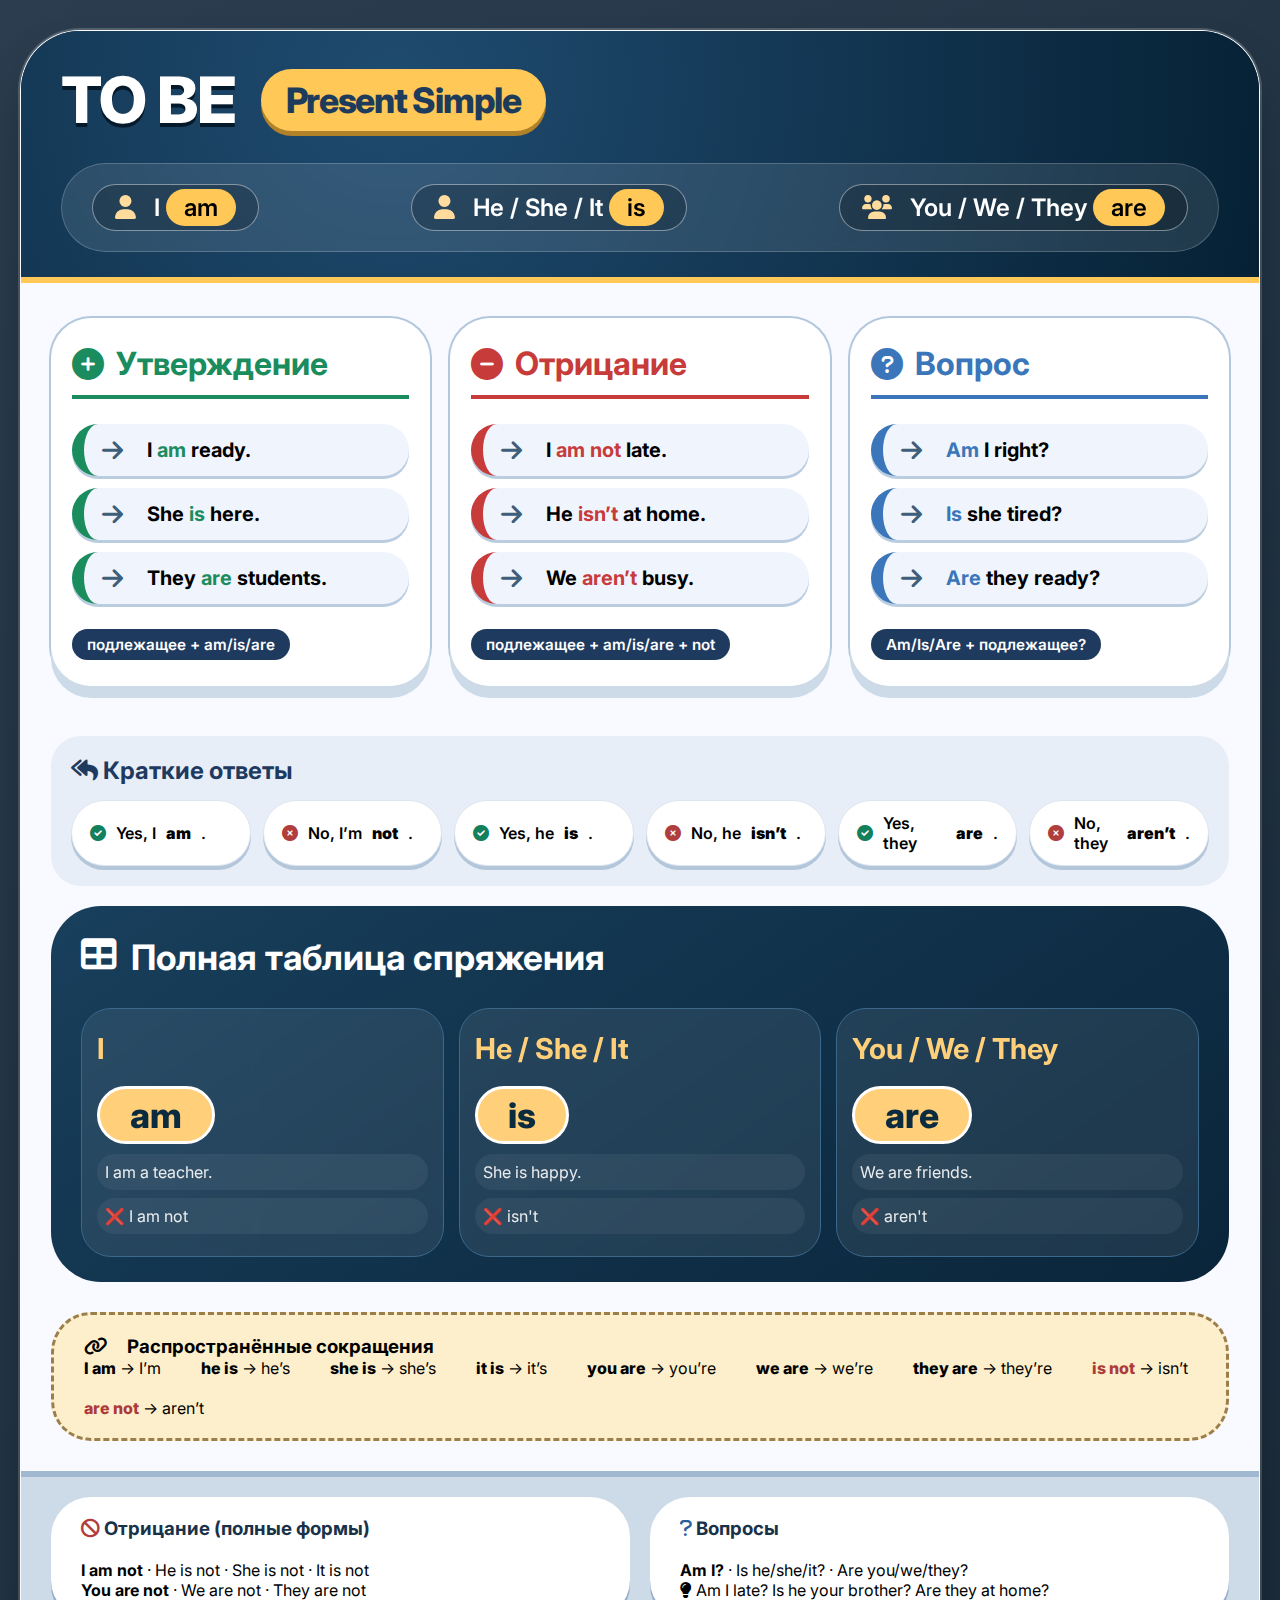
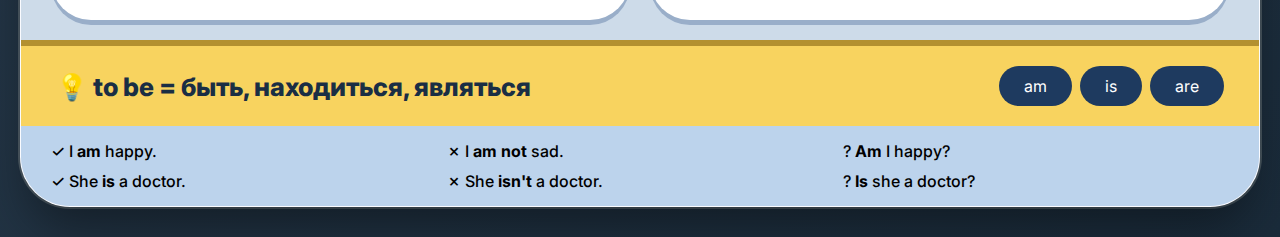
<file: to be/index.html>
<!DOCTYPE html>
<html lang="en">

<head>
    <meta charset="UTF-8">
    <meta name="viewport" content="width=device-width, initial-scale=1.0">
    <title>Инфографика: глагол TO BE (Present Simple)</title>
    <!-- Шрифт Inter -->
    <link rel="preconnect" href="https://fonts.googleapis.com">
    <link rel="preconnect" href="https://fonts.gstatic.com" crossorigin>
    <link
        href="https://fonts.googleapis.com/css2?family=Inter:opsz,wght@14..32,400;14..32,500;14..32,600;14..32,700;14..32,800&display=swap"
        rel="stylesheet">
    <!-- Font Awesome 6 -->
    <link rel="stylesheet" href="https://cdnjs.cloudflare.com/ajax/libs/font-awesome/6.0.0-beta3/css/all.min.css">
    <style>
        * {
            margin: 0;
            padding: 0;
            box-sizing: border-box;
        }

        body {
            font-family: 'Inter', sans-serif;
            background: linear-gradient(135deg, #2b3d4f 0%, #1a2b3a 100%);
            display: flex;
            justify-content: center;
            align-items: center;
            min-height: 100vh;
            padding: 30px 20px;
        }

        .infographic {
            max-width: 1300px;
            width: 100%;
            background: #f8faff;
            border-radius: 60px 60px 50px 50px;
            box-shadow: 0 30px 50px -10px rgba(0, 0, 0, 0.4), 0 0 0 2px rgba(255, 255, 240, 0.2);
            overflow: hidden;
            border: 1px solid rgba(255, 255, 255, 0.3);
        }

        /* Header с формами */
        .header-to-be {
            background: #0b2b44;
            background-image: radial-gradient(circle at 30% 20%, #1f4b70, #062134);
            padding: 30px 40px 25px;
            color: white;
            border-bottom: 6px solid #ffc857;
        }

        .header-to-be h1 {
            font-size: 4rem;
            font-weight: 800;
            display: flex;
            align-items: center;
            gap: 25px;
            letter-spacing: -0.02em;
            text-shadow: 0 4px 0 #041a2b;
        }

        .header-to-be h1 span {
            background: #ffc857;
            color: #1d3b5a;
            font-size: 2.2rem;
            padding: 10px 25px;
            border-radius: 100px;
            text-shadow: none;
            box-shadow: 0 5px 0 #b28229;
        }

        .form-row {
            display: flex;
            flex-wrap: wrap;
            justify-content: space-between;
            gap: 15px;
            margin-top: 25px;
            background: rgba(255, 255, 255, 0.1);
            backdrop-filter: blur(4px);
            border-radius: 70px;
            padding: 20px 30px;
            border: 1px solid rgba(255, 255, 255, 0.2);
        }

        .form-item {
            font-size: 1.5rem;
            font-weight: 600;
            background: rgba(0, 0, 0, 0.2);
            padding: 8px 22px;
            border-radius: 40px;
            border: 1px solid #ffffff70;
        }

        .form-item i {
            margin-right: 12px;
            color: #ffdb9d;
        }

        /* три основные колонки: + / - / ? */
        .columns-container {
            display: flex;
            flex-wrap: wrap;
            gap: 20px;
            padding: 35px 30px 20px;
        }

        .col {
            flex: 1 1 280px;
            background: white;
            border-radius: 40px;
            padding: 25px 20px;
            box-shadow: 0 12px 0 #cddbe9, 0 0 0 2px #b3c8dd;
            border: 1px solid #ffffff;
        }

        .col-header {
            font-size: 2rem;
            font-weight: 700;
            display: flex;
            align-items: center;
            gap: 12px;
            border-bottom: 4px solid currentColor;
            padding-bottom: 12px;
            margin-bottom: 25px;
        }

        .col-pos .col-header {
            color: #1b8c5e;
        }

        .col-neg .col-header {
            color: #c73b3b;
        }

        .col-que .col-header {
            color: #3a76b9;
        }

        .example-line {
            background: #f0f5fd;
            border-radius: 30px;
            padding: 14px 18px;
            margin: 12px 0;
            font-weight: 500;
            font-size: 1.25rem;
            border-left: 12px solid;
            display: flex;
            align-items: center;
            gap: 10px;
            box-shadow: 0 3px 0 #bacde0;
        }

        .col-pos .example-line {
            border-left-color: #1b8c5e;
        }

        .col-neg .example-line {
            border-left-color: #c73b3b;
        }

        .col-que .example-line {
            border-left-color: #3a76b9;
        }

        .example-line i {
            font-size: 1.5rem;
            width: 35px;
            color: #3f5e7a;
        }

        .badge {
            background: #1e3a5f;
            color: white;
            padding: 6px 15px;
            border-radius: 50px;
            font-weight: 600;
            font-size: 0.95rem;
            display: inline-block;
            margin-right: 8px;
        }

        .short-answers {
            background: #e7eef8;
            border-radius: 30px;
            padding: 20px;
            margin-top: 30px;
        }

        .short-answers h3 {
            color: #1e3a5f;
            margin-bottom: 15px;
            font-size: 1.5rem;
        }

        .short-grid {
            display: flex;
            flex-wrap: wrap;
            gap: 12px;
        }

        .short-item {
            background: white;
            border-radius: 40px;
            padding: 12px 18px;
            flex: 1 1 150px;
            font-weight: 600;
            box-shadow: 0 4px 0 #b3c6da;
            border: 1px solid #dde5f0;
            display: flex;
            align-items: center;
            gap: 10px;
        }

        .short-item i.fa-check {
            color: #12805c;
        }

        .short-item i.fa-xmark {
            color: #b13e3e;
        }

        /* таблица форм */
        .forms-panel {
            background: #142b44;
            color: white;
            margin: 20px 30px 30px;
            border-radius: 50px;
            padding: 30px 30px 25px;
            background-image: linear-gradient(145deg, #183f5c, #0a253a);
        }

        .forms-panel h2 {
            font-size: 2.2rem;
            font-weight: 700;
            display: flex;
            gap: 15px;
            margin-bottom: 30px;
        }

        .forms-table {
            display: grid;
            grid-template-columns: repeat(3, 1fr);
            gap: 15px;
        }

        .form-card {
            background: rgba(255, 255, 255, 0.08);
            border-radius: 30px;
            padding: 22px 15px;
            backdrop-filter: blur(2px);
            border: 1px solid #3b688b;
        }

        .pronoun {
            font-size: 1.8rem;
            font-weight: 700;
            color: #ffcf7a;
            margin-bottom: 10px;
        }

        .verb-form {
            font-size: 2.2rem;
            font-weight: 800;
            background: #ffcf7a;
            color: #0b2b3f;
            display: inline-block;
            padding: 5px 30px;
            border-radius: 60px;
            margin: 10px 0;
            border: 3px solid white;
        }

        .example-small {
            font-size: 1rem;
            opacity: 0.9;
            background: #ffffff10;
            padding: 8px;
            border-radius: 40px;
        }

        /* отрицание и вопрос внизу */
        .extra-strip {
            display: flex;
            flex-wrap: wrap;
            background: #cddbe9;
            padding: 20px 30px;
            gap: 20px;
            justify-content: center;
            border-top: 6px solid #a0b9d0;
        }

        .neg-box,
        .ques-box {
            background: white;
            border-radius: 40px;
            padding: 20px 30px;
            box-shadow: 0 5px 0 #99aec9;
            flex: 1 1 300px;
        }

        .neg-box h3,
        .ques-box h3 {
            color: #1a3249;
            margin-bottom: 20px;
        }

        .contractions {
            background: #fdefcb;
            border-radius: 40px;
            padding: 20px 30px;
            margin: 0 30px 30px;
            border: 3px dashed #9b7e4b;
        }
    </style>
</head>

<body>
    <div class="infographic">
        <!-- Верхушка: to be + формы -->
        <div class="header-to-be">
            <h1>
                TO BE
                <span>Present Simple</span>
            </h1>
            <div class="form-row">
                <div class="form-item"><i class="fas fa-user"></i> I <span
                        style="background:#ffc857; color:#000; padding:4px 18px; border-radius: 40px;">am</span></div>
                <div class="form-item"><i class="fas fa-user"></i> He / She / It <span
                        style="background:#ffc857; color:#000; padding:4px 18px; border-radius: 40px;">is</span></div>
                <div class="form-item"><i class="fas fa-users"></i> You / We / They <span
                        style="background:#ffc857; color:#000; padding:4px 18px; border-radius: 40px;">are</span></div>
            </div>
        </div>

        <!-- Три колонки: утверждение, отрицание, вопрос + краткие ответы -->
        <div class="columns-container">
            <!-- Утверждение -->
            <div class="col col-pos">
                <div class="col-header"><i class="fas fa-plus-circle"></i> Утверждение</div>
                <div class="example-line"><i class="fas fa-arrow-right"></i> <b>I <span style="color:#1b8c5e;">am</span>
                        ready.</b></div>
                <div class="example-line"><i class="fas fa-arrow-right"></i> <b>She <span
                            style="color:#1b8c5e;">is</span> here.</b></div>
                <div class="example-line"><i class="fas fa-arrow-right"></i> <b>They <span
                            style="color:#1b8c5e;">are</span> students.</b></div>
                <div style="margin-top: 25px;"><span class="badge">подлежащее + am/is/are</span></div>
            </div>
            <!-- Отрицание -->
            <div class="col col-neg">
                <div class="col-header"><i class="fas fa-minus-circle"></i> Отрицание</div>
                <div class="example-line"><i class="fas fa-arrow-right"></i> <b>I <span style="color:#c73b3b;">am
                            not</span> late.</b></div>
                <div class="example-line"><i class="fas fa-arrow-right"></i> <b>He <span
                            style="color:#c73b3b;">isn’t</span> at home.</b></div>
                <div class="example-line"><i class="fas fa-arrow-right"></i> <b>We <span
                            style="color:#c73b3b;">aren’t</span> busy.</b></div>
                <div style="margin-top: 25px;"><span class="badge">подлежащее + am/is/are + not</span></div>
            </div>
            <!-- Вопрос -->
            <div class="col col-que">
                <div class="col-header"><i class="fas fa-question-circle"></i> Вопрос</div>
                <div class="example-line"><i class="fas fa-arrow-right"></i> <b><span style="color:#3a76b9;">Am</span> I
                        right?</b></div>
                <div class="example-line"><i class="fas fa-arrow-right"></i> <b><span style="color:#3a76b9;">Is</span>
                        she tired?</b></div>
                <div class="example-line"><i class="fas fa-arrow-right"></i> <b><span style="color:#3a76b9;">Are</span>
                        they ready?</b></div>
                <div style="margin-top: 25px;"><span class="badge">Am/Is/Are + подлежащее?</span></div>
            </div>
        </div>

        <!-- Краткие ответы (вынесены отдельно, но связаны с вопросами) -->
        <div style="padding: 0 30px;">
            <div class="short-answers">
                <h3><i class="fas fa-reply-all"></i> Краткие ответы</h3>
                <div class="short-grid">
                    <div class="short-item"><i class="fas fa-check-circle" style="color:#12805c;"></i> Yes, I <b>am</b>.
                    </div>
                    <div class="short-item"><i class="fas fa-xmark-circle" style="color:#b13e3e;"></i> No, I’m
                        <b>not</b>.</div>
                    <div class="short-item"><i class="fas fa-check-circle" style="color:#12805c;"></i> Yes, he
                        <b>is</b>.</div>
                    <div class="short-item"><i class="fas fa-xmark-circle" style="color:#b13e3e;"></i> No, he
                        <b>isn’t</b>.</div>
                    <div class="short-item"><i class="fas fa-check-circle" style="color:#12805c;"></i> Yes, they
                        <b>are</b>.</div>
                    <div class="short-item"><i class="fas fa-xmark-circle" style="color:#b13e3e;"></i> No, they
                        <b>aren’t</b>.</div>
                </div>
            </div>
        </div>

        <!-- Таблица всех форм I am / he is / ... -->
        <div class="forms-panel">
            <h2><i class="fas fa-table"></i> Полная таблица спряжения</h2>
            <div class="forms-table">
                <div class="form-card">
                    <div class="pronoun">I</div>
                    <div class="verb-form">am</div>
                    <div class="example-small">I am a teacher.</div>
                    <div class="example-small" style="margin-top:8px;">❌ I am not</div>
                </div>
                <div class="form-card">
                    <div class="pronoun">He / She / It</div>
                    <div class="verb-form">is</div>
                    <div class="example-small">She is happy.</div>
                    <div class="example-small" style="margin-top:8px;">❌ isn't</div>
                </div>
                <div class="form-card">
                    <div class="pronoun">You / We / They</div>
                    <div class="verb-form">are</div>
                    <div class="example-small">We are friends.</div>
                    <div class="example-small" style="margin-top:8px;">❌ aren't</div>
                </div>
            </div>
        </div>

        <!-- Сокращенные формы (isn't / aren't / I'm etc) -->
        <div class="contractions">
            <h3 style="display: flex; gap: 20px; align-items: center;"><i class="fas fa-link"></i> Распространённые
                сокращения</h3>
            <div style="display: flex; flex-wrap: wrap; gap: 20px 40px;">
                <div><span style="font-weight:800;">I am</span> → I’m</div>
                <div><span style="font-weight:800;">he is</span> → he’s</div>
                <div><span style="font-weight:800;">she is</span> → she’s</div>
                <div><span style="font-weight:800;">it is</span> → it’s</div>
                <div><span style="font-weight:800;">you are</span> → you’re</div>
                <div><span style="font-weight:800;">we are</span> → we’re</div>
                <div><span style="font-weight:800;">they are</span> → they’re</div>
                <div><span style="font-weight:800; color:#ad3a3a;">is not</span> → isn’t</div>
                <div><span style="font-weight:800; color:#ad3a3a;">are not</span> → aren’t</div>
            </div>
        </div>

        <!-- Дополнительные примеры в линию (отрицание и вопрос) -->
        <div class="extra-strip">
            <div class="neg-box">
                <h3><i class="fas fa-ban" style="color:#b13e3e;"></i> Отрицание (полные формы)</h3>
                <p><b>I am not</b> · He is not · She is not · It is not</p>
                <p><b>You are not</b> · We are not · They are not</p>
            </div>
            <div class="ques-box">
                <h3><i class="fas fa-question" style="color:#2a5f9c;"></i> Вопросы</h3>
                <p><b>Am I?</b> · Is he/she/it? · Are you/we/they?</p>
                <p><i class="fas fa-lightbulb"></i> Am I late? Is he your brother? Are they at home?</p>
            </div>
        </div>

        <!-- footer шпаргалка -->
        <div
            style="background: #f8d35f; padding: 20px 35px; display: flex; flex-wrap: wrap; gap: 20px; justify-content: space-between; align-items: center; border-top: 6px solid #b39030;">
            <div style="font-weight:800; font-size:1.6rem; color:#1a2e44;">💡 to be = быть, находиться, являться</div>
            <div style="display: flex; gap: 8px;">
                <span style="background:#1e3a5f; color:white; border-radius:40px; padding:10px 25px;">am</span>
                <span style="background:#1e3a5f; color:white; border-radius:40px; padding:10px 25px;">is</span>
                <span style="background:#1e3a5f; color:white; border-radius:40px; padding:10px 25px;">are</span>
            </div>
        </div>

        <!-- маленькая памятка по порядку слов -->
        <div
            style="display: grid; grid-template-columns: repeat(3,1fr); background: #bcd3ec; padding: 15px 30px; gap: 10px; font-weight:500;">
            <div>✓ I <b>am</b> happy.</div>
            <div>✗ I <b>am not</b> sad.</div>
            <div>? <b>Am</b> I happy?</div>
            <div>✓ She <b>is</b> a doctor.</div>
            <div>✗ She <b>isn't</b> a doctor.</div>
            <div>? <b>Is</b> she a doctor?</div>
        </div>
    </div>
</body>

</html>
</file>
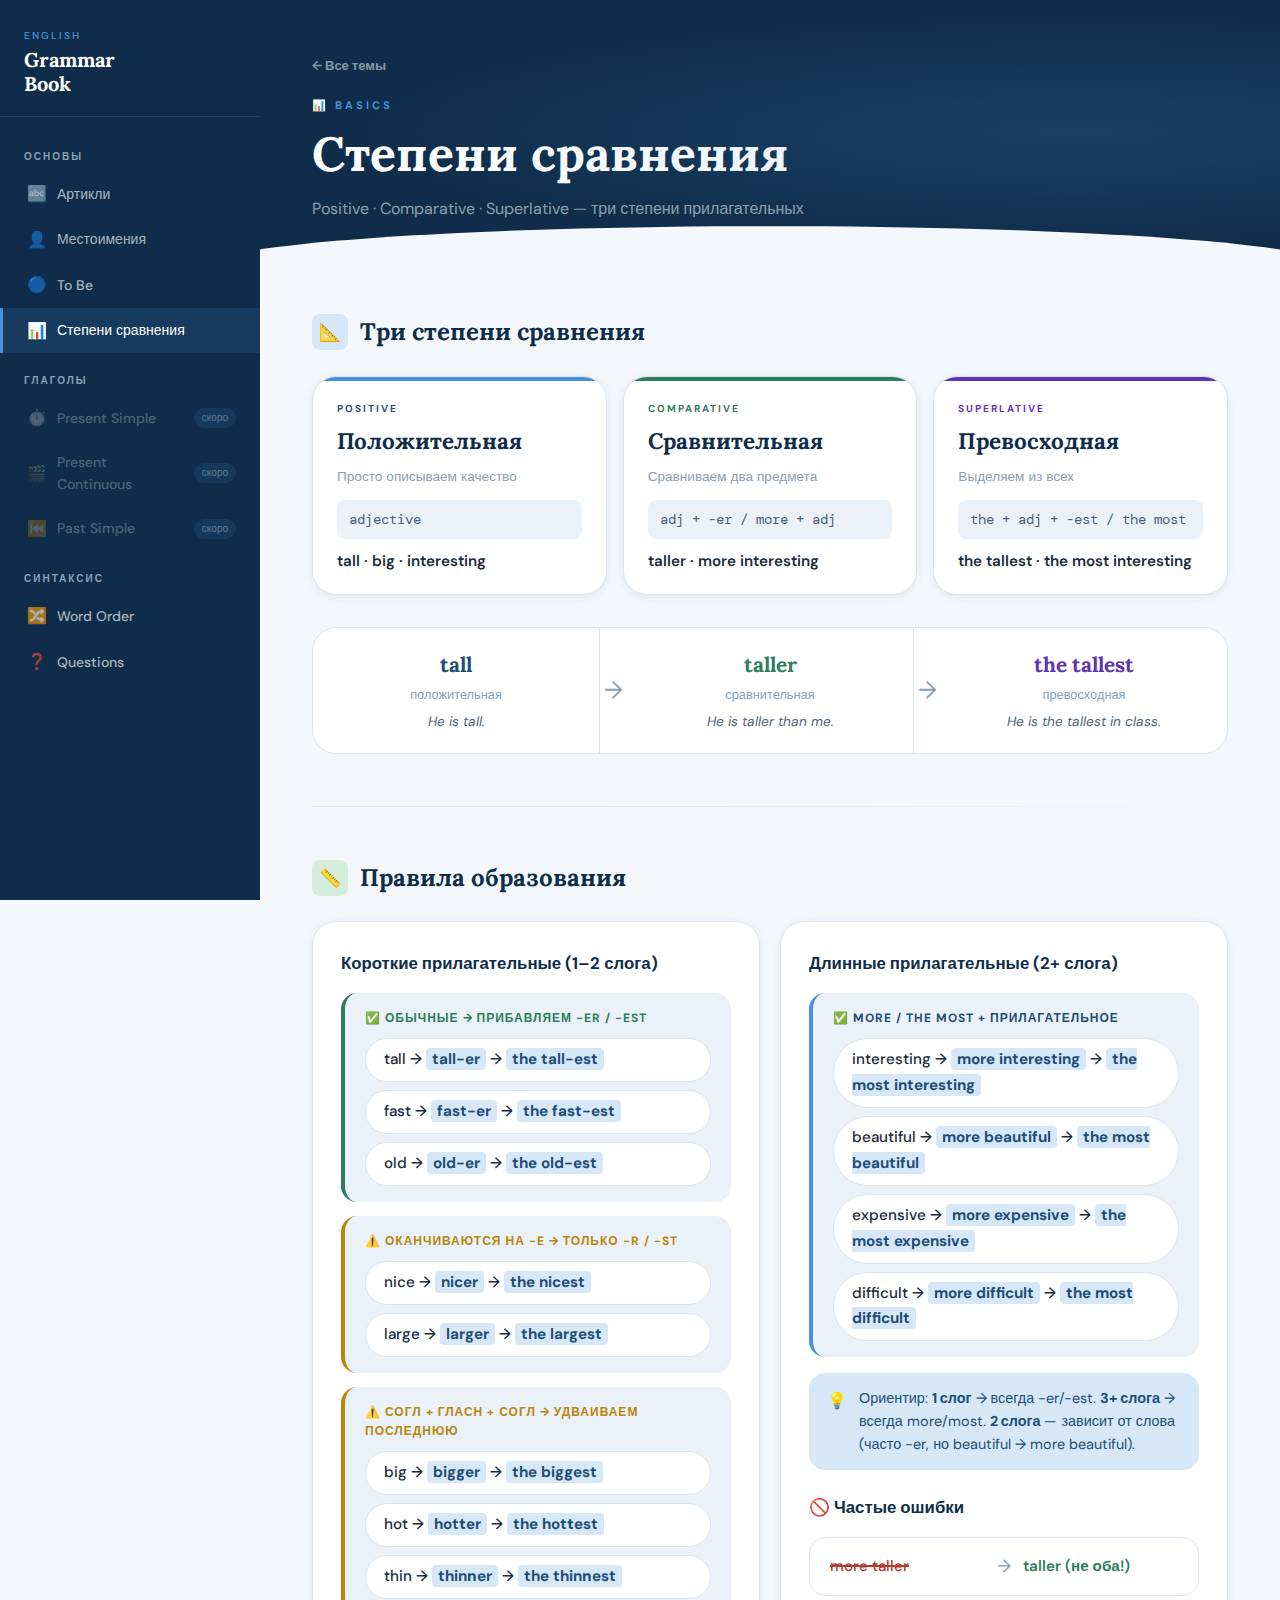
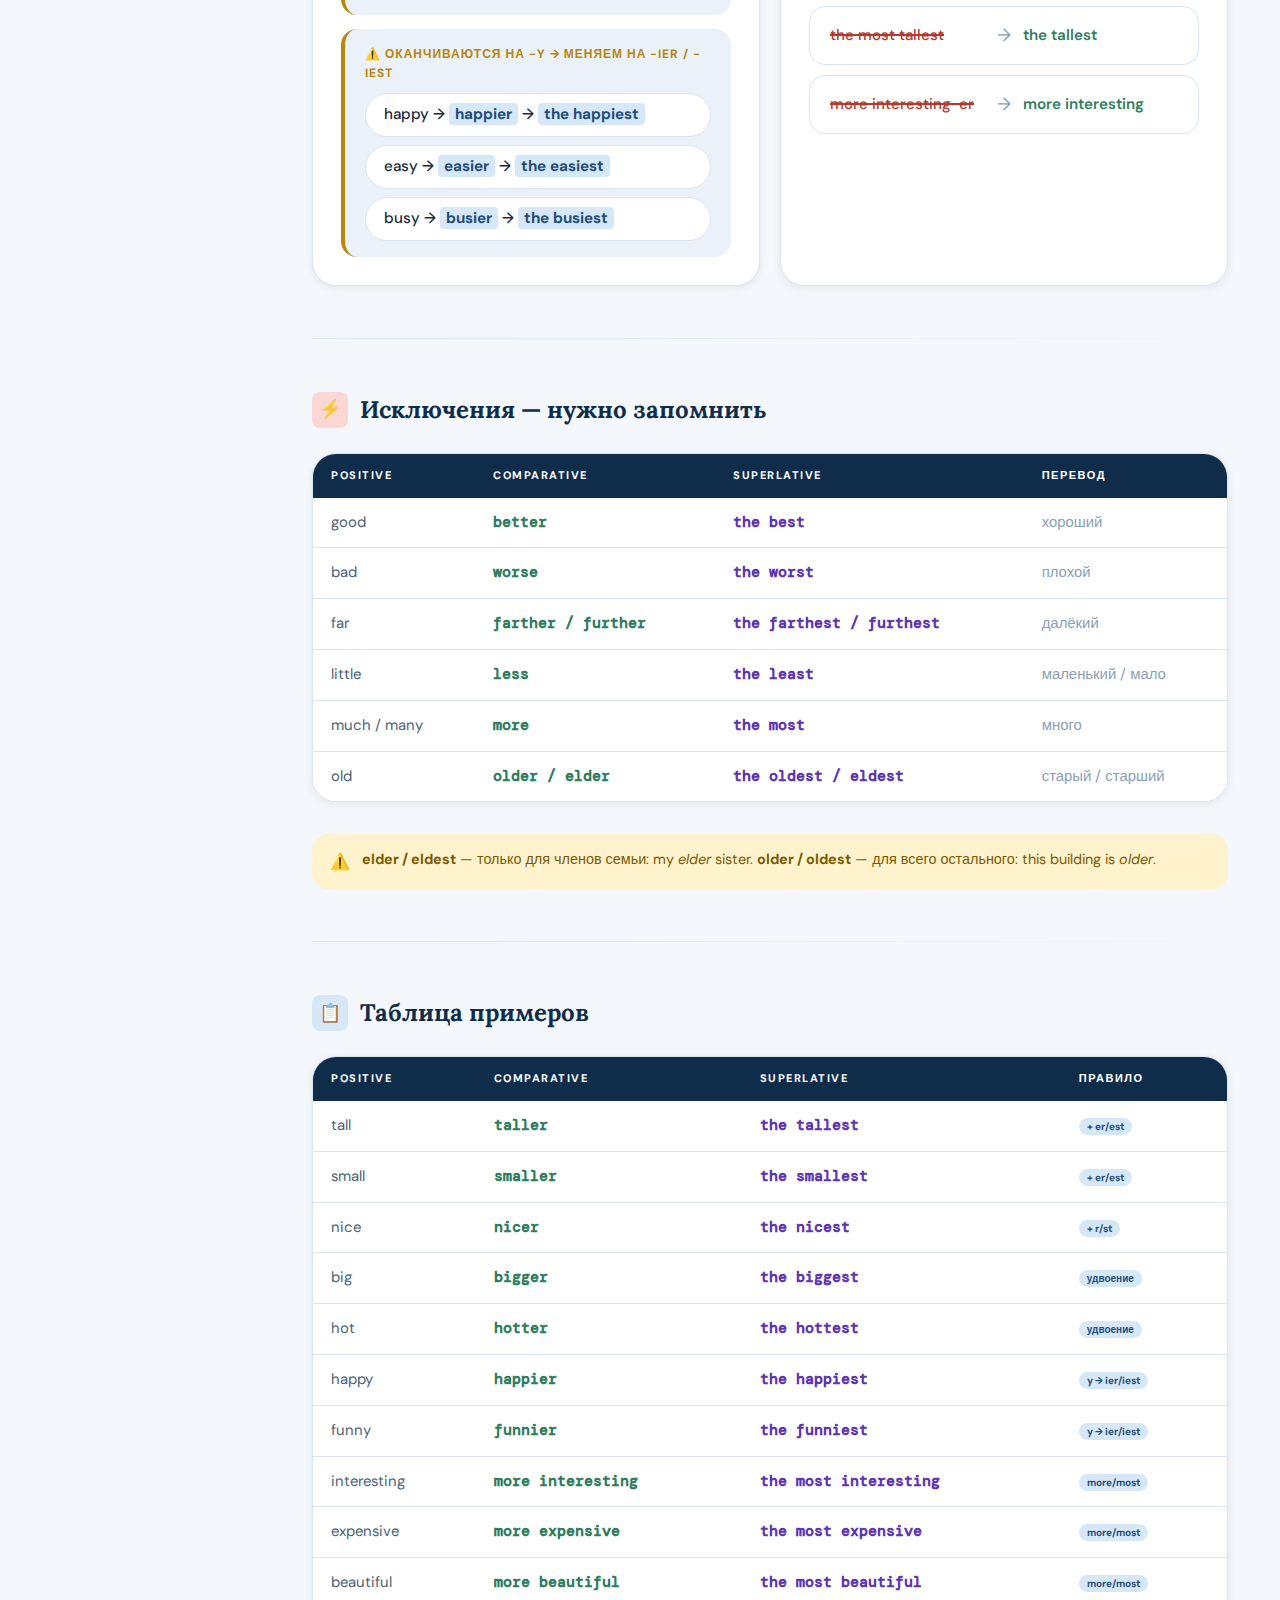
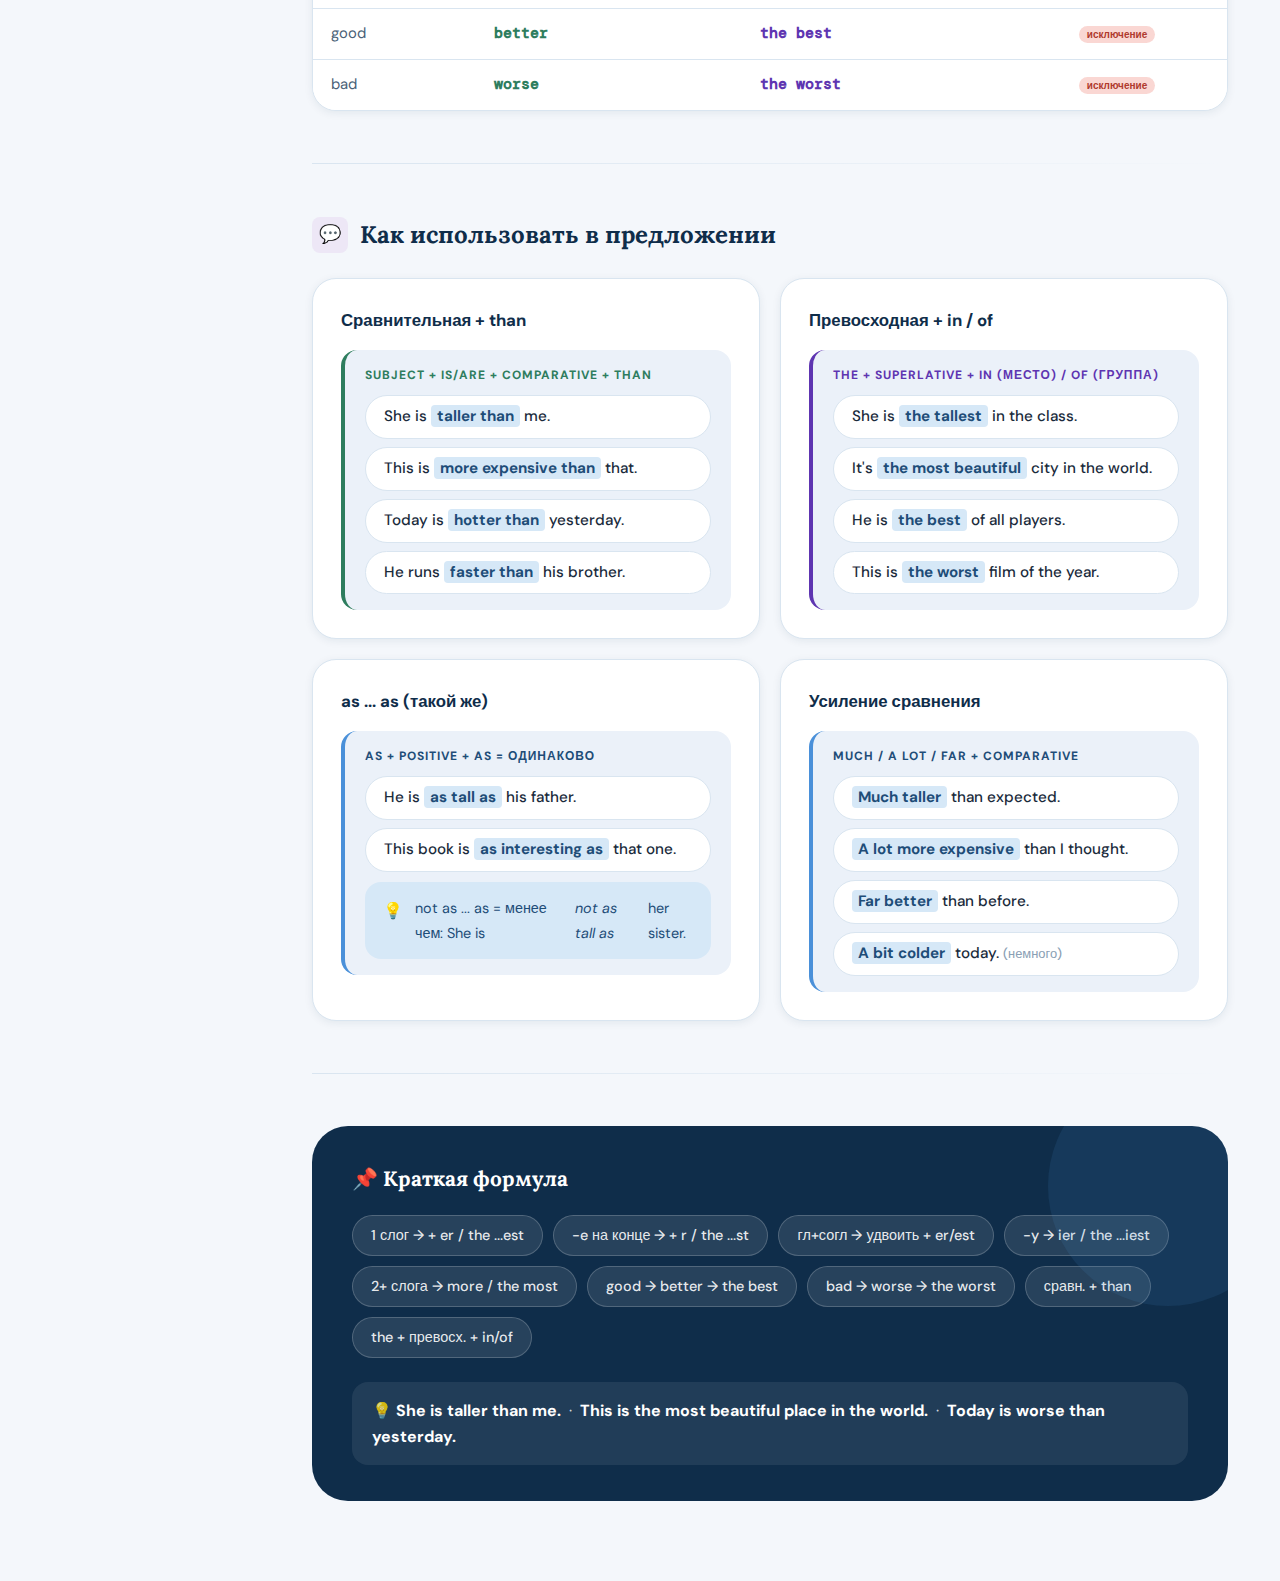
<file: topics/adjectives-comparison.html>
<!DOCTYPE html>
<html lang="ru">

<head>
    <meta charset="UTF-8">
    <meta name="viewport" content="width=device-width, initial-scale=1.0">
    <title>Степени сравнения — English Grammar Book</title>
    <link rel="stylesheet" href="../assets/style.css">
    <style>
        .degree-hero {
            display: grid;
            grid-template-columns: repeat(3, 1fr);
            gap: 16px;
            margin-bottom: 32px;
        }

        .degree-pill {
            background: var(--surface);
            border: 1px solid var(--border);
            border-radius: var(--r-lg);
            padding: 24px 24px 20px;
            box-shadow: var(--shadow-sm);
            position: relative;
            overflow: hidden;
        }

        .degree-pill::before {
            content: '';
            position: absolute;
            top: 0;
            left: 0;
            right: 0;
            height: 4px;
        }

        .dp-positive::before {
            background: var(--blue);
        }

        .dp-comparative::before {
            background: var(--green);
        }

        .dp-superlative::before {
            background: var(--purple);
        }

        .dp-label {
            font-size: 10px;
            font-weight: 700;
            letter-spacing: 2px;
            text-transform: uppercase;
            margin-bottom: 6px;
        }

        .dp-positive .dp-label {
            color: var(--blue-dark);
        }

        .dp-comparative .dp-label {
            color: var(--green);
        }

        .dp-superlative .dp-label {
            color: var(--purple);
        }

        .dp-name {
            font-family: var(--font-display);
            font-size: 1.4rem;
            font-weight: 700;
            color: var(--navy);
            margin-bottom: 8px;
        }

        .dp-ru {
            font-size: 0.85rem;
            color: var(--text-muted);
            margin-bottom: 12px;
        }

        .dp-formula {
            font-family: var(--font-mono);
            font-size: 0.9rem;
            background: var(--surface-2);
            padding: 8px 12px;
            border-radius: var(--r-sm);
            color: var(--text-secondary);
            margin-bottom: 10px;
        }

        .dp-example {
            font-size: 0.95rem;
            font-weight: 600;
            color: var(--text-primary);
        }

        .adj-table {
            width: 100%;
            border-collapse: collapse;
            border-radius: var(--r-md);
            overflow: hidden;
            box-shadow: var(--shadow-sm);
        }

        .adj-table thead tr {
            background: var(--navy);
            color: #fff;
        }

        .adj-table thead th {
            padding: 13px 18px;
            font-size: 11px;
            font-weight: 700;
            letter-spacing: 1.5px;
            text-transform: uppercase;
            text-align: left;
        }

        .adj-table tbody tr {
            border-bottom: 1px solid var(--border);
            background: var(--surface);
            transition: background 0.15s;
        }

        .adj-table tbody tr:hover {
            background: var(--surface-2);
        }

        .adj-table tbody tr:last-child {
            border-bottom: none;
        }

        .adj-table td {
            padding: 13px 18px;
            font-size: 0.93rem;
        }

        .adj-table .pos {
            color: var(--text-secondary);
        }

        .adj-table .comp {
            font-weight: 600;
            color: var(--green);
            font-family: var(--font-mono);
        }

        .adj-table .sup {
            font-weight: 600;
            color: var(--purple);
            font-family: var(--font-mono);
        }

        .adj-table .rule-tag {
            font-size: 10px;
            background: var(--blue-light);
            color: var(--blue-dark);
            padding: 2px 8px;
            border-radius: var(--r-pill);
            font-weight: 700;
        }

        .scale-bar {
            display: flex;
            align-items: center;
            gap: 0;
            margin: 24px 0;
            background: var(--surface);
            border: 1px solid var(--border);
            border-radius: var(--r-lg);
            overflow: hidden;
        }

        .scale-seg {
            flex: 1;
            padding: 20px 24px;
            text-align: center;
            border-right: 1px solid var(--border);
        }

        .scale-seg:last-child {
            border-right: none;
        }

        .scale-seg .ss-word {
            font-family: var(--font-display);
            font-size: 1.3rem;
            font-weight: 700;
            margin-bottom: 4px;
        }

        .scale-seg .ss-ru {
            font-size: 0.8rem;
            color: var(--text-muted);
            margin-bottom: 6px;
        }

        .scale-seg .ss-ex {
            font-size: 0.85rem;
            font-style: italic;
            color: var(--text-secondary);
        }

        .seg-1 .ss-word {
            color: var(--blue-dark);
        }

        .seg-2 .ss-word {
            color: var(--green);
        }

        .seg-3 .ss-word {
            color: var(--purple);
        }

        .arrow-between {
            font-size: 1.5rem;
            color: var(--text-muted);
            flex-shrink: 0;
            padding: 0 4px;
        }

        @media (max-width: 700px) {
            .degree-hero {
                grid-template-columns: 1fr;
            }

            .scale-bar {
                flex-direction: column;
            }

            .scale-seg {
                border-right: none;
                border-bottom: 1px solid var(--border);
            }
        }
    </style>
</head>

<body>
    <div class="layout">
        <main class="main">

            <header class="page-header">
                <a href="../index.html" class="back-link">← Все темы</a>
                <div class="page-header-eyebrow">📊 Basics</div>
                <h1>Степени сравнения</h1>
                <p class="header-sub">Positive · Comparative · Superlative — три степени прилагательных</p>
            </header>

            <div class="content">

                <!-- Три степени — hero -->
                <h2 class="section-title">
                    <span class="section-icon" style="background:var(--blue-light)">📐</span>
                    Три степени сравнения
                </h2>

                <div class="degree-hero">
                    <div class="degree-pill dp-positive">
                        <div class="dp-label">Positive</div>
                        <div class="dp-name">Положительная</div>
                        <div class="dp-ru">Просто описываем качество</div>
                        <div class="dp-formula">adjective</div>
                        <div class="dp-example">tall · big · interesting</div>
                    </div>
                    <div class="degree-pill dp-comparative">
                        <div class="dp-label">Comparative</div>
                        <div class="dp-name">Сравнительная</div>
                        <div class="dp-ru">Сравниваем два предмета</div>
                        <div class="dp-formula">adj + -er / more + adj</div>
                        <div class="dp-example">taller · more interesting</div>
                    </div>
                    <div class="degree-pill dp-superlative">
                        <div class="dp-label">Superlative</div>
                        <div class="dp-name">Превосходная</div>
                        <div class="dp-ru">Выделяем из всех</div>
                        <div class="dp-formula">the + adj + -est / the most</div>
                        <div class="dp-example">the tallest · the most interesting</div>
                    </div>
                </div>

                <!-- Шкала наглядно -->
                <div class="scale-bar">
                    <div class="scale-seg seg-1">
                        <div class="ss-word">tall</div>
                        <div class="ss-ru">положительная</div>
                        <div class="ss-ex">He is tall.</div>
                    </div>
                    <div class="arrow-between">→</div>
                    <div class="scale-seg seg-2">
                        <div class="ss-word">taller</div>
                        <div class="ss-ru">сравнительная</div>
                        <div class="ss-ex">He is taller than me.</div>
                    </div>
                    <div class="arrow-between">→</div>
                    <div class="scale-seg seg-3">
                        <div class="ss-word">the tallest</div>
                        <div class="ss-ru">превосходная</div>
                        <div class="ss-ex">He is the tallest in class.</div>
                    </div>
                </div>

                <hr class="section-divider">

                <!-- Правила образования -->
                <h2 class="section-title">
                    <span class="section-icon" style="background:var(--green-light)">📏</span>
                    Правила образования
                </h2>

                <div class="grid-2" style="margin-bottom:24px">

                    <div class="card">
                        <div class="card-title">Короткие прилагательные (1–2 слога)</div>

                        <div class="rule rule-green">
                            <div class="rule-label">✅ Обычные → прибавляем -er / -est</div>
                            <div class="rule-body">
                                <div class="example-list">
                                    <div class="ex">tall → <em>tall-er</em> → <em>the tall-est</em></div>
                                    <div class="ex">fast → <em>fast-er</em> → <em>the fast-est</em></div>
                                    <div class="ex">old → <em>old-er</em> → <em>the old-est</em></div>
                                </div>
                            </div>
                        </div>

                        <div class="rule rule-amber">
                            <div class="rule-label">⚠️ Оканчиваются на -e → только -r / -st</div>
                            <div class="rule-body">
                                <div class="example-list">
                                    <div class="ex">nice → <em>nicer</em> → <em>the nicest</em></div>
                                    <div class="ex">large → <em>larger</em> → <em>the largest</em></div>
                                </div>
                            </div>
                        </div>

                        <div class="rule rule-amber">
                            <div class="rule-label">⚠️ Согл + гласн + согл → удваиваем последнюю</div>
                            <div class="rule-body">
                                <div class="example-list">
                                    <div class="ex">big → <em>big<strong>g</strong>er</em> → <em>the
                                            big<strong>g</strong>est</em></div>
                                    <div class="ex">hot → <em>hot<strong>t</strong>er</em> → <em>the
                                            hot<strong>t</strong>est</em></div>
                                    <div class="ex">thin → <em>thin<strong>n</strong>er</em> → <em>the
                                            thin<strong>n</strong>est</em></div>
                                </div>
                            </div>
                        </div>

                        <div class="rule rule-amber">
                            <div class="rule-label">⚠️ Оканчиваются на -y → меняем на -ier / -iest</div>
                            <div class="rule-body">
                                <div class="example-list">
                                    <div class="ex">happy → <em>happier</em> → <em>the happiest</em></div>
                                    <div class="ex">easy → <em>easier</em> → <em>the easiest</em></div>
                                    <div class="ex">busy → <em>busier</em> → <em>the busiest</em></div>
                                </div>
                            </div>
                        </div>
                    </div>

                    <div class="card">
                        <div class="card-title">Длинные прилагательные (2+ слога)</div>

                        <div class="rule rule-blue">
                            <div class="rule-label">✅ more / the most + прилагательное</div>
                            <div class="rule-body">
                                <div class="example-list">
                                    <div class="ex">interesting → <em>more interesting</em> → <em>the most
                                            interesting</em></div>
                                    <div class="ex">beautiful → <em>more beautiful</em> → <em>the most beautiful</em>
                                    </div>
                                    <div class="ex">expensive → <em>more expensive</em> → <em>the most expensive</em>
                                    </div>
                                    <div class="ex">difficult → <em>more difficult</em> → <em>the most difficult</em>
                                    </div>
                                </div>
                            </div>
                        </div>

                        <div class="note note-blue" style="margin-top:16px">
                            <span class="note-icon">💡</span>
                            <span>Ориентир: <strong>1 слог</strong> → всегда -er/-est. <strong>3+ слога</strong> →
                                всегда more/most. <strong>2 слога</strong> — зависит от слова (часто -er, но beautiful →
                                more beautiful).</span>
                        </div>

                        <div class="card-title" style="margin-top:24px">🚫 Частые ошибки</div>
                        <div class="mistake-pair" style="margin-bottom:10px">
                            <div class="mistake-wrong">more taller</div>
                            <div class="mistake-arrow">→</div>
                            <div class="mistake-right">taller (не оба!)</div>
                        </div>
                        <div class="mistake-pair" style="margin-bottom:10px">
                            <div class="mistake-wrong">the most tallest</div>
                            <div class="mistake-arrow">→</div>
                            <div class="mistake-right">the tallest</div>
                        </div>
                        <div class="mistake-pair">
                            <div class="mistake-wrong">more interesting-er</div>
                            <div class="mistake-arrow">→</div>
                            <div class="mistake-right">more interesting</div>
                        </div>
                    </div>

                </div>

                <hr class="section-divider">

                <!-- Исключения -->
                <h2 class="section-title">
                    <span class="section-icon" style="background:var(--red-light)">⚡</span>
                    Исключения — нужно запомнить
                </h2>

                <div class="card" style="padding:0; overflow:hidden; margin-bottom:32px">
                    <table class="adj-table">
                        <thead>
                            <tr>
                                <th>Positive</th>
                                <th>Comparative</th>
                                <th>Superlative</th>
                                <th>Перевод</th>
                            </tr>
                        </thead>
                        <tbody>
                            <tr>
                                <td class="pos">good</td>
                                <td class="comp">better</td>
                                <td class="sup">the best</td>
                                <td style="color:var(--text-muted)">хороший</td>
                            </tr>
                            <tr>
                                <td class="pos">bad</td>
                                <td class="comp">worse</td>
                                <td class="sup">the worst</td>
                                <td style="color:var(--text-muted)">плохой</td>
                            </tr>
                            <tr>
                                <td class="pos">far</td>
                                <td class="comp">farther / further</td>
                                <td class="sup">the farthest / furthest</td>
                                <td style="color:var(--text-muted)">далёкий</td>
                            </tr>
                            <tr>
                                <td class="pos">little</td>
                                <td class="comp">less</td>
                                <td class="sup">the least</td>
                                <td style="color:var(--text-muted)">маленький / мало</td>
                            </tr>
                            <tr>
                                <td class="pos">much / many</td>
                                <td class="comp">more</td>
                                <td class="sup">the most</td>
                                <td style="color:var(--text-muted)">много</td>
                            </tr>
                            <tr>
                                <td class="pos">old</td>
                                <td class="comp">older / elder</td>
                                <td class="sup">the oldest / eldest</td>
                                <td style="color:var(--text-muted)">старый / старший</td>
                            </tr>
                        </tbody>
                    </table>
                </div>

                <div class="note note-amber">
                    <span class="note-icon">⚠️</span>
                    <span><strong>elder / eldest</strong> — только для членов семьи: my <em>elder</em> sister.
                        <strong>older / oldest</strong> — для всего остального: this building is <em>older</em>.</span>
                </div>

                <hr class="section-divider">

                <!-- Большая таблица примеров -->
                <h2 class="section-title">
                    <span class="section-icon" style="background:var(--blue-light)">📋</span>
                    Таблица примеров
                </h2>

                <div class="card" style="padding:0; overflow:hidden; margin-bottom:32px">
                    <table class="adj-table">
                        <thead>
                            <tr>
                                <th>Positive</th>
                                <th>Comparative</th>
                                <th>Superlative</th>
                                <th>Правило</th>
                            </tr>
                        </thead>
                        <tbody>
                            <tr>
                                <td class="pos">tall</td>
                                <td class="comp">taller</td>
                                <td class="sup">the tallest</td>
                                <td><span class="rule-tag">+ er/est</span></td>
                            </tr>
                            <tr>
                                <td class="pos">small</td>
                                <td class="comp">smaller</td>
                                <td class="sup">the smallest</td>
                                <td><span class="rule-tag">+ er/est</span></td>
                            </tr>
                            <tr>
                                <td class="pos">nice</td>
                                <td class="comp">nicer</td>
                                <td class="sup">the nicest</td>
                                <td><span class="rule-tag">+ r/st</span></td>
                            </tr>
                            <tr>
                                <td class="pos">big</td>
                                <td class="comp">bigger</td>
                                <td class="sup">the biggest</td>
                                <td><span class="rule-tag">удвоение</span></td>
                            </tr>
                            <tr>
                                <td class="pos">hot</td>
                                <td class="comp">hotter</td>
                                <td class="sup">the hottest</td>
                                <td><span class="rule-tag">удвоение</span></td>
                            </tr>
                            <tr>
                                <td class="pos">happy</td>
                                <td class="comp">happier</td>
                                <td class="sup">the happiest</td>
                                <td><span class="rule-tag">y → ier/iest</span></td>
                            </tr>
                            <tr>
                                <td class="pos">funny</td>
                                <td class="comp">funnier</td>
                                <td class="sup">the funniest</td>
                                <td><span class="rule-tag">y → ier/iest</span></td>
                            </tr>
                            <tr>
                                <td class="pos">interesting</td>
                                <td class="comp">more interesting</td>
                                <td class="sup">the most interesting</td>
                                <td><span class="rule-tag">more/most</span></td>
                            </tr>
                            <tr>
                                <td class="pos">expensive</td>
                                <td class="comp">more expensive</td>
                                <td class="sup">the most expensive</td>
                                <td><span class="rule-tag">more/most</span></td>
                            </tr>
                            <tr>
                                <td class="pos">beautiful</td>
                                <td class="comp">more beautiful</td>
                                <td class="sup">the most beautiful</td>
                                <td><span class="rule-tag">more/most</span></td>
                            </tr>
                            <tr>
                                <td class="pos">good</td>
                                <td class="comp">better</td>
                                <td class="sup">the best</td>
                                <td><span class="rule-tag"
                                        style="background:var(--red-light);color:var(--red)">исключение</span></td>
                            </tr>
                            <tr>
                                <td class="pos">bad</td>
                                <td class="comp">worse</td>
                                <td class="sup">the worst</td>
                                <td><span class="rule-tag"
                                        style="background:var(--red-light);color:var(--red)">исключение</span></td>
                            </tr>
                        </tbody>
                    </table>
                </div>

                <hr class="section-divider">

                <!-- Как использовать в предложении -->
                <h2 class="section-title">
                    <span class="section-icon" style="background:var(--purple-light)">💬</span>
                    Как использовать в предложении
                </h2>

                <div class="grid-2">
                    <div class="card">
                        <div class="card-title">Сравнительная + than</div>
                        <div class="rule rule-green">
                            <div class="rule-label">Subject + is/are + comparative + than</div>
                            <div class="rule-body">
                                <div class="example-list">
                                    <div class="ex">She is <em>taller than</em> me.</div>
                                    <div class="ex">This is <em>more expensive than</em> that.</div>
                                    <div class="ex">Today is <em>hotter than</em> yesterday.</div>
                                    <div class="ex">He runs <em>faster than</em> his brother.</div>
                                </div>
                            </div>
                        </div>
                    </div>

                    <div class="card">
                        <div class="card-title">Превосходная + in / of</div>
                        <div class="rule rule-purple">
                            <div class="rule-label">the + superlative + in (место) / of (группа)</div>
                            <div class="rule-body">
                                <div class="example-list">
                                    <div class="ex">She is <em>the tallest</em> in the class.</div>
                                    <div class="ex">It's <em>the most beautiful</em> city in the world.</div>
                                    <div class="ex">He is <em>the best</em> of all players.</div>
                                    <div class="ex">This is <em>the worst</em> film of the year.</div>
                                </div>
                            </div>
                        </div>
                    </div>

                    <div class="card">
                        <div class="card-title">as ... as (такой же)</div>
                        <div class="rule rule-blue">
                            <div class="rule-label">as + positive + as = одинаково</div>
                            <div class="rule-body">
                                <div class="example-list">
                                    <div class="ex">He is <em>as tall as</em> his father.</div>
                                    <div class="ex">This book is <em>as interesting as</em> that one.</div>
                                </div>
                                <div class="note note-blue" style="margin-top:10px">
                                    <span class="note-icon">💡</span>
                                    not as ... as = менее чем: She is <em>not as tall as</em> her sister.
                                </div>
                            </div>
                        </div>
                    </div>

                    <div class="card">
                        <div class="card-title">Усиление сравнения</div>
                        <div class="rule rule-blue">
                            <div class="rule-label">much / a lot / far + comparative</div>
                            <div class="rule-body">
                                <div class="example-list">
                                    <div class="ex"><em>Much taller</em> than expected.</div>
                                    <div class="ex"><em>A lot more expensive</em> than I thought.</div>
                                    <div class="ex"><em>Far better</em> than before.</div>
                                    <div class="ex"><em>A bit colder</em> today. <span
                                            style="color:var(--text-muted);font-size:.85em">(немного)</span></div>
                                </div>
                            </div>
                        </div>
                    </div>
                </div>

                <hr class="section-divider">

                <!-- Formula -->
                <div class="formula-box">
                    <h3>📌 Краткая формула</h3>
                    <div class="formula-tags">
                        <span class="formula-tag">1 слог → + er / the ...est</span>
                        <span class="formula-tag">-e на конце → + r / the ...st</span>
                        <span class="formula-tag">гл+согл → удвоить + er/est</span>
                        <span class="formula-tag">-y → ier / the ...iest</span>
                        <span class="formula-tag">2+ слога → more / the most</span>
                        <span class="formula-tag">good → better → the best</span>
                        <span class="formula-tag">bad → worse → the worst</span>
                        <span class="formula-tag">сравн. + than</span>
                        <span class="formula-tag">the + превосх. + in/of</span>
                    </div>
                    <div
                        style="margin-top:24px; padding:16px 20px; background:rgba(255,255,255,0.08); border-radius:var(--r-md); font-size:1rem; color:rgba(255,255,255,0.8)">
                        💡 <strong style="color:#fff">She is taller than me.</strong> &nbsp;·&nbsp; <strong
                            style="color:#fff">This is the most beautiful place in the world.</strong> &nbsp;·&nbsp;
                        <strong style="color:#fff">Today is worse than yesterday.</strong>
                    </div>
                </div>

            </div>
        </main>
    </div>
    <script src="../assets/nav.js"></script>
</body>

</html>
</file>
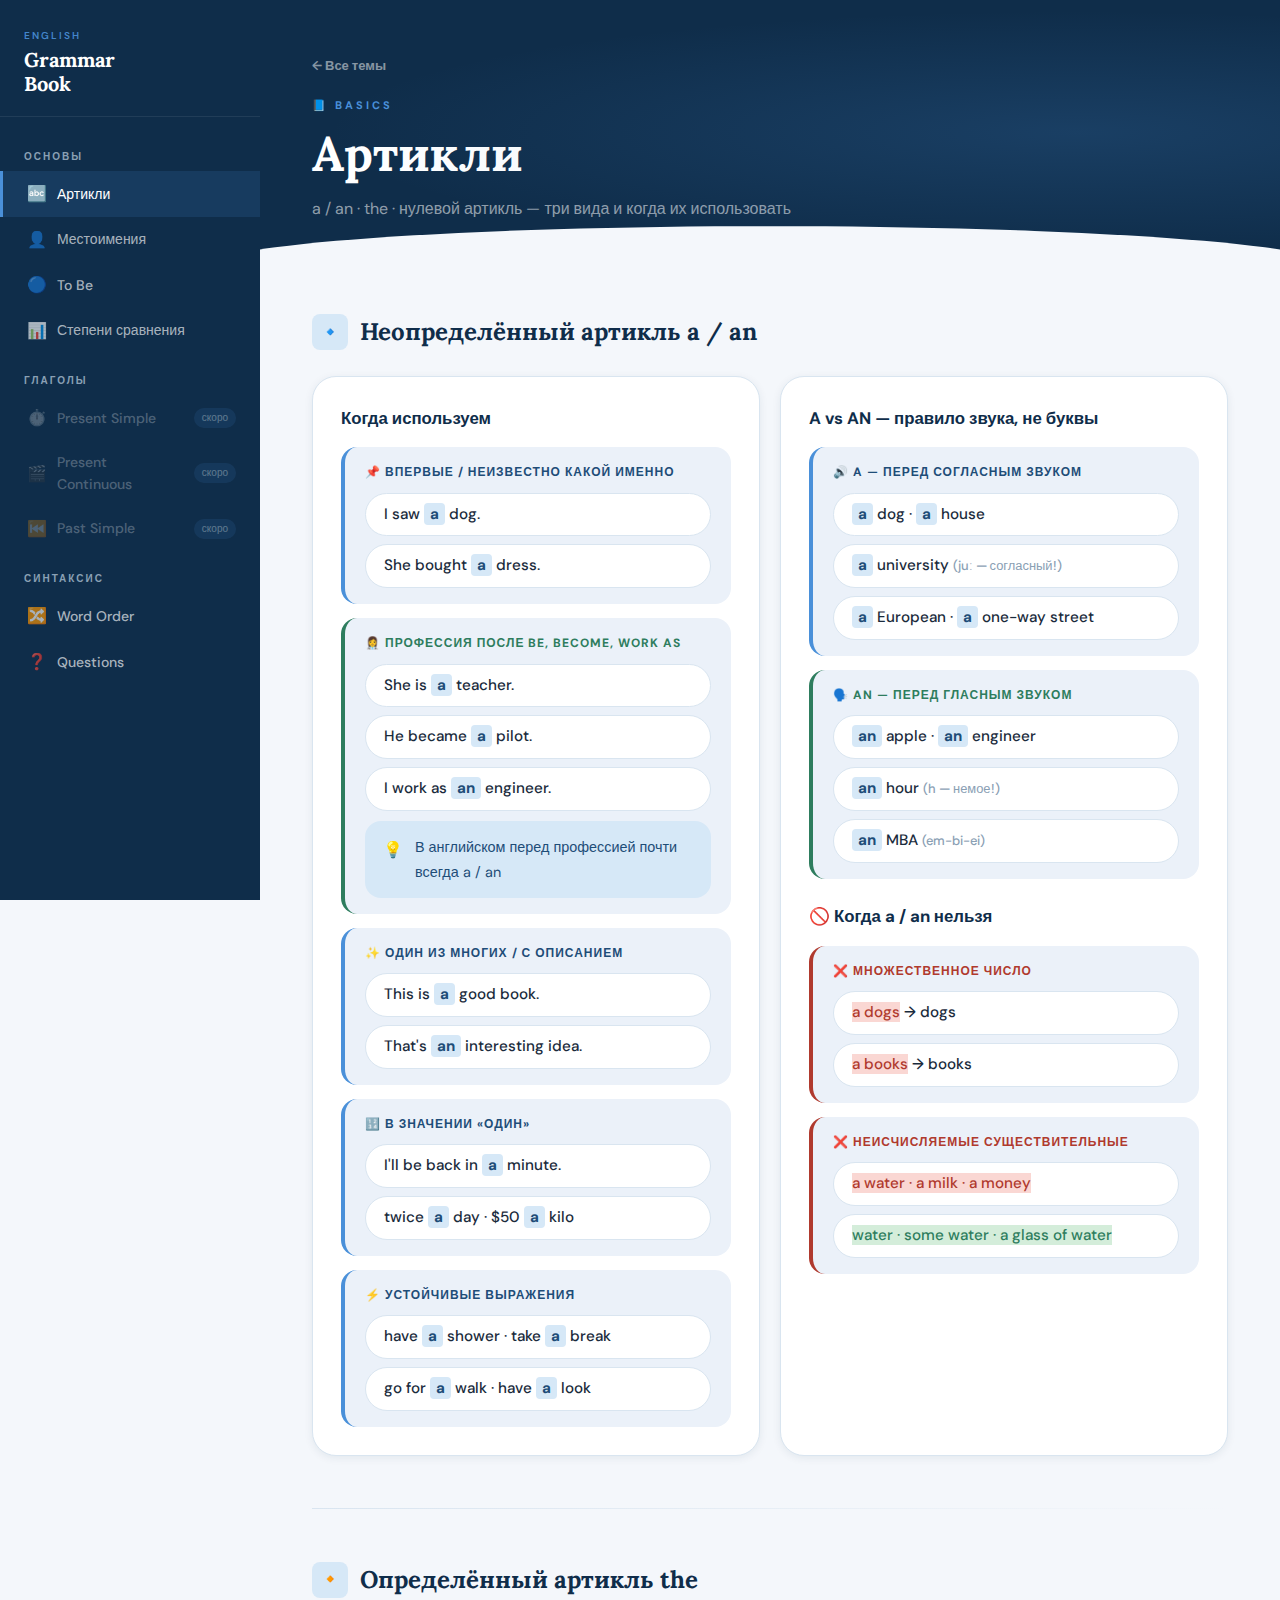
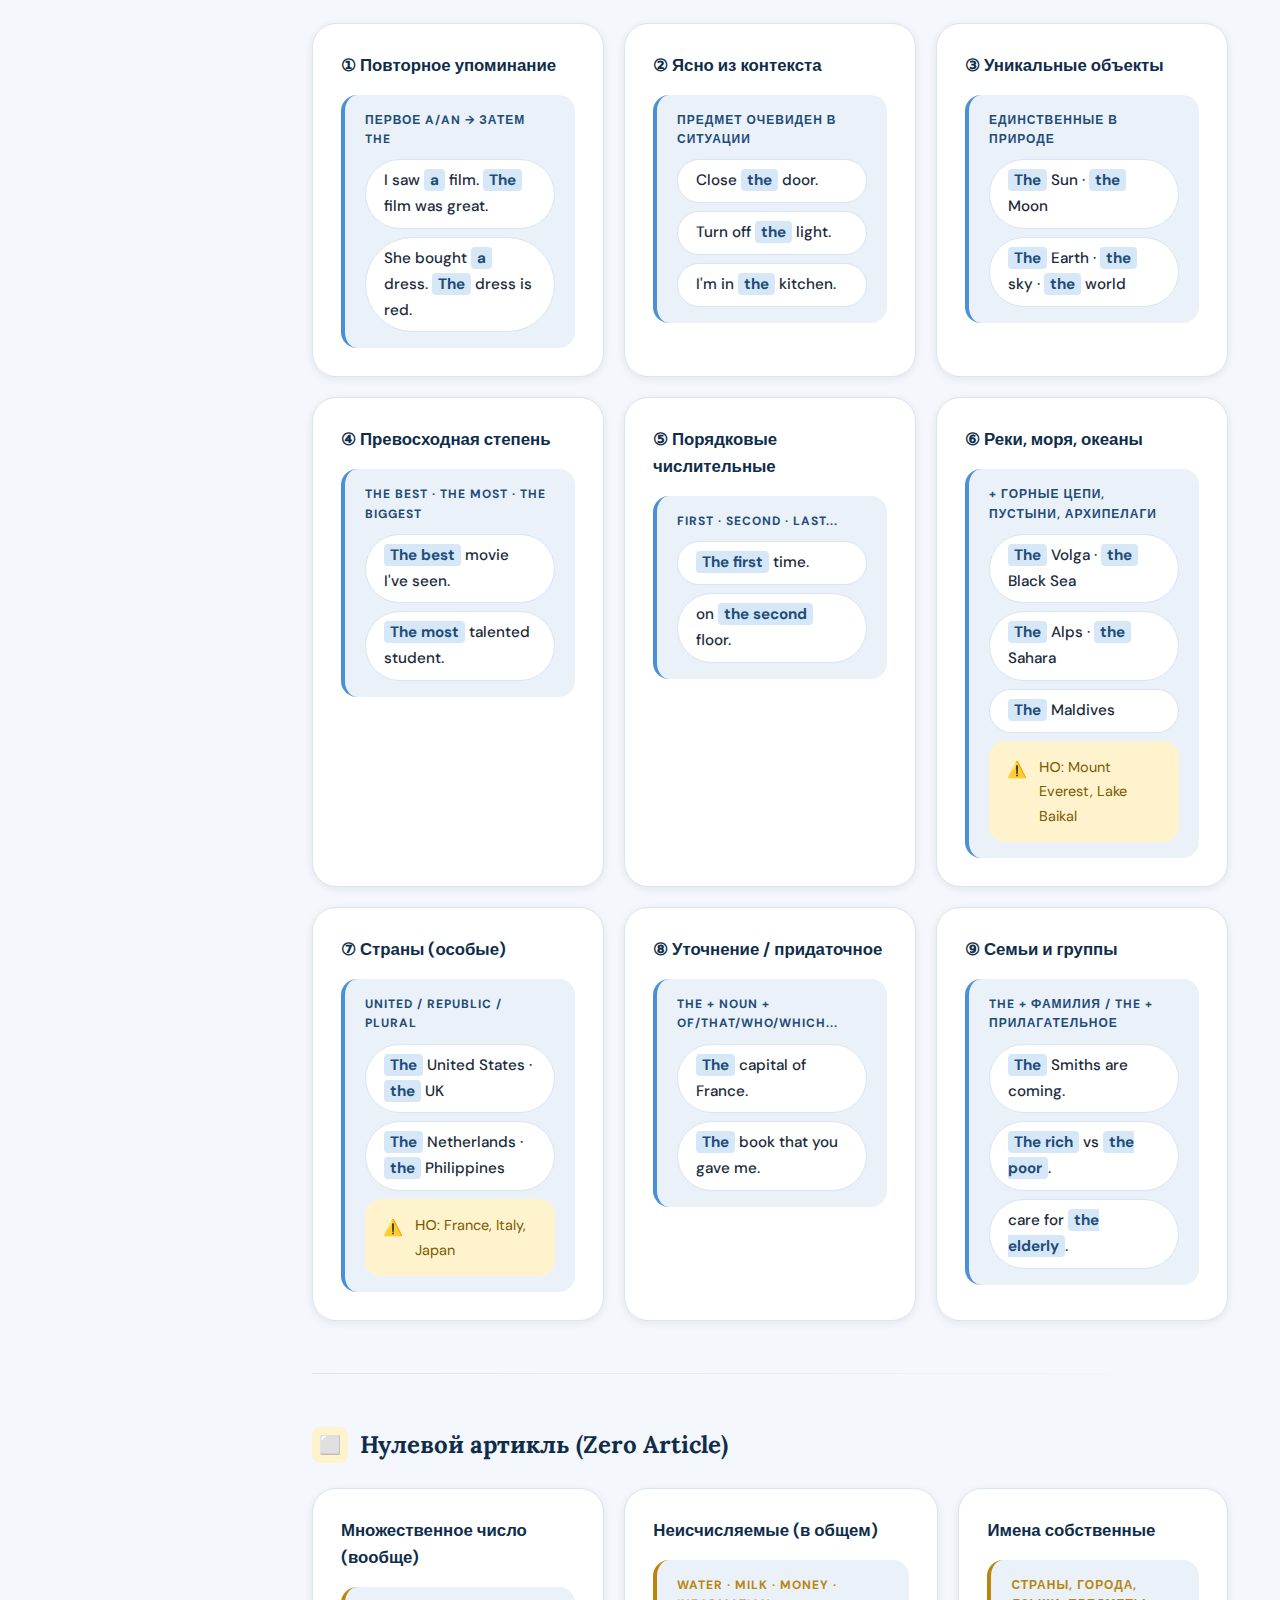
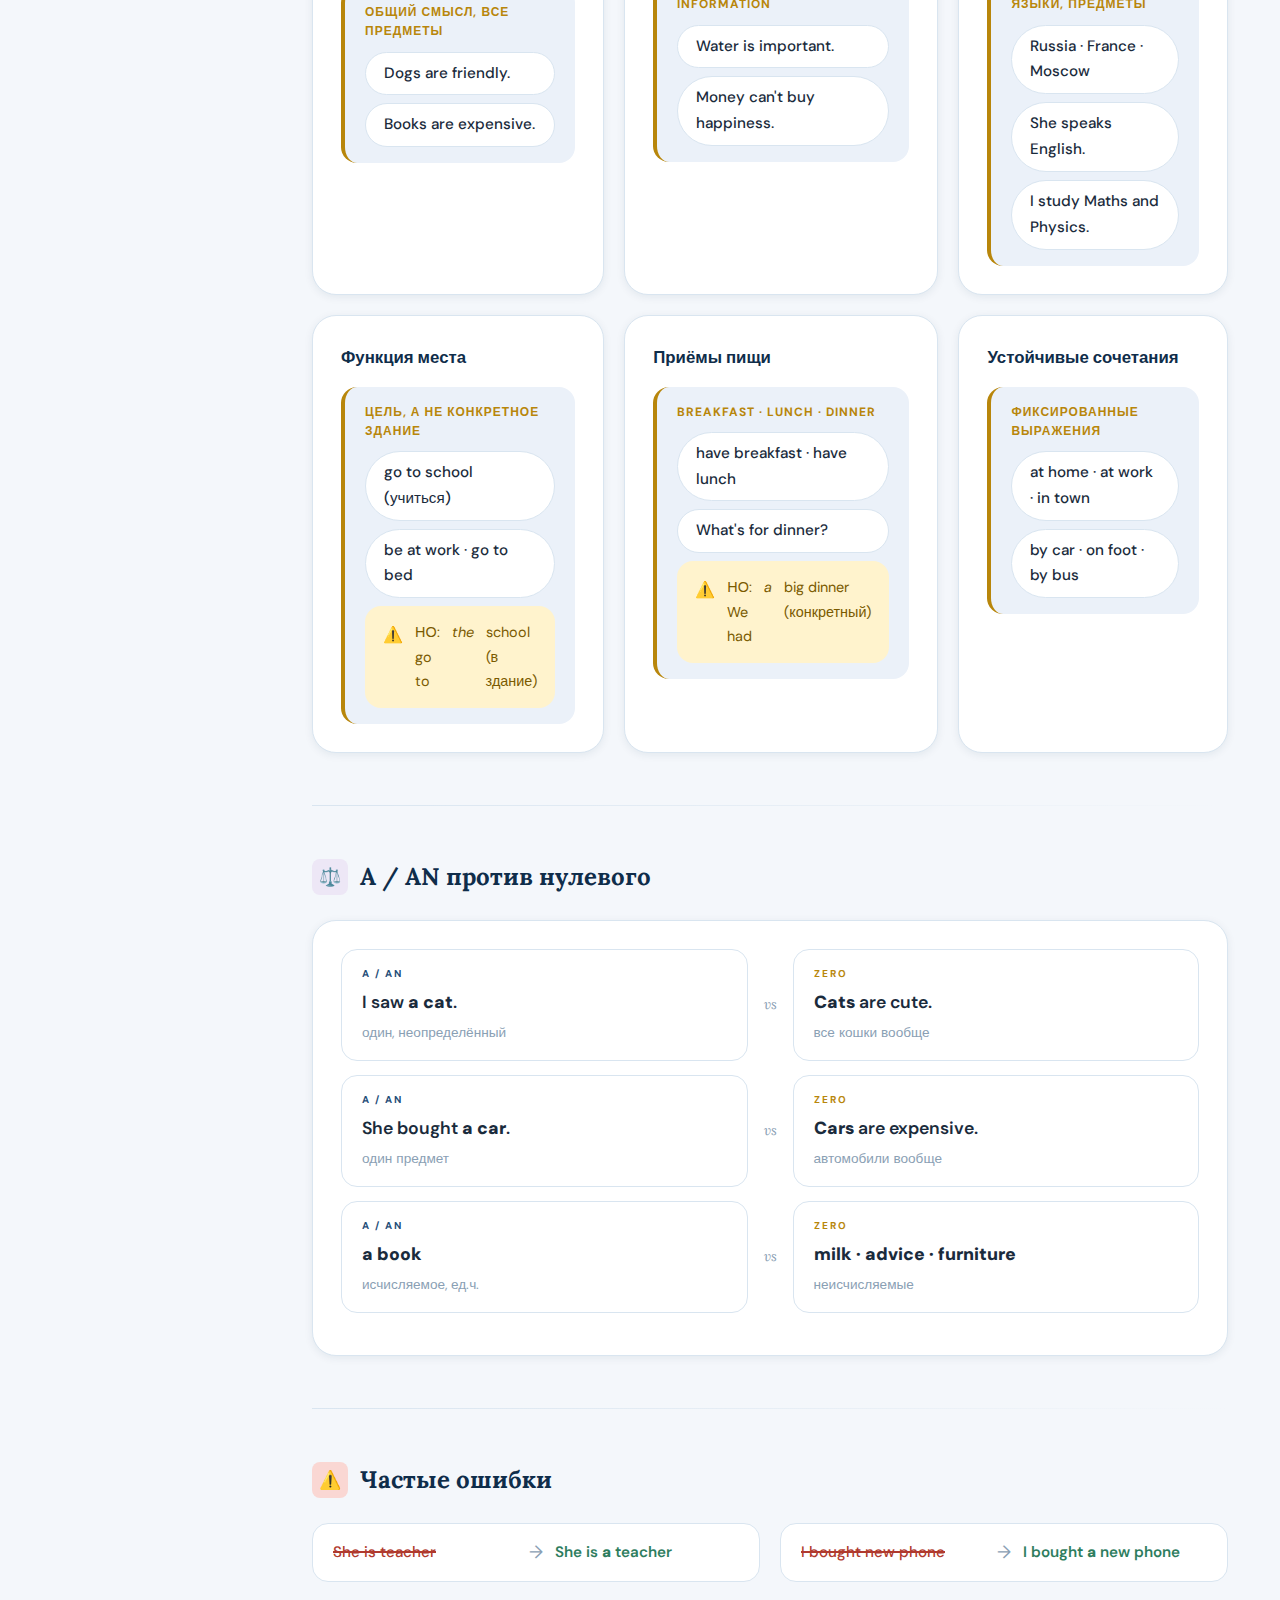
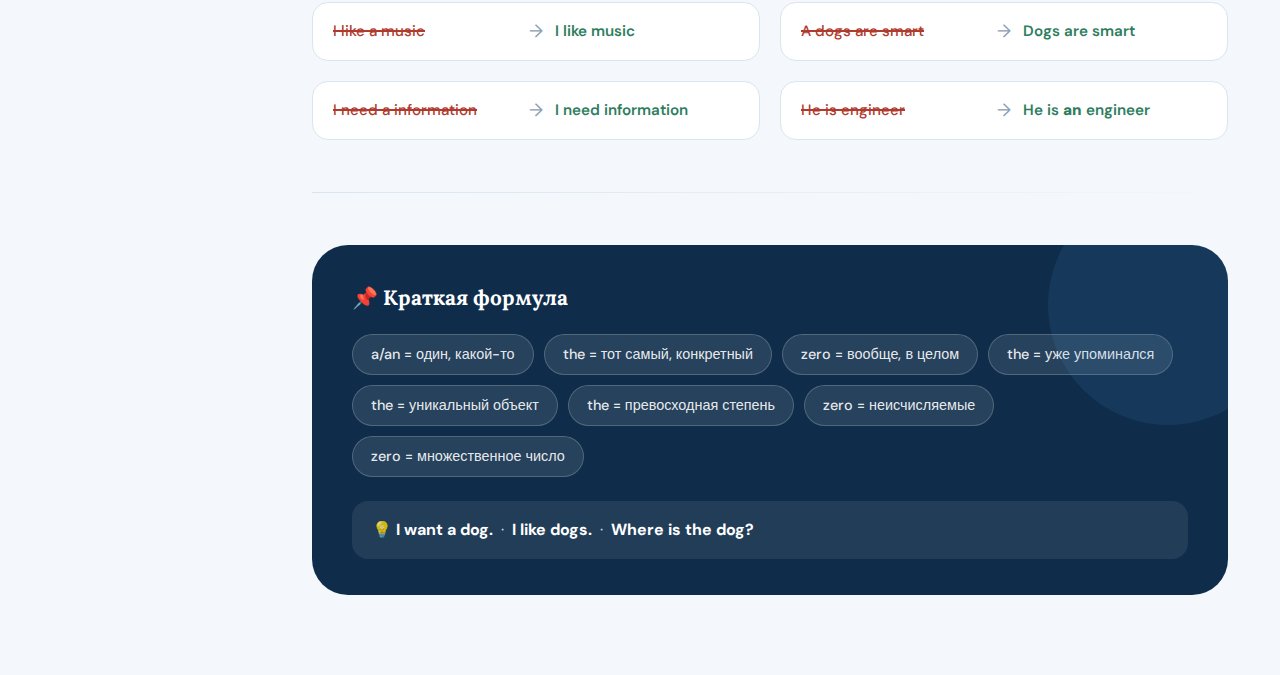
<file: topics/articles.html>
<!DOCTYPE html>
<html lang="ru">

<head>
    <meta charset="UTF-8">
    <meta name="viewport" content="width=device-width, initial-scale=1.0">
    <title>Артикли — English Grammar Book</title>
    <link rel="stylesheet" href="../assets/style.css">
</head>

<body>
    <div class="layout">
        <main class="main">

            <header class="page-header">
                <a href="../index.html" class="back-link">← Все темы</a>
                <div class="page-header-eyebrow">📘 Basics</div>
                <h1>Артикли</h1>
                <p class="header-sub">a / an · the · нулевой артикль — три вида и когда их использовать</p>
            </header>

            <div class="content">

                <!-- 1. A / AN -->
                <h2 class="section-title">
                    <span class="section-icon" style="background:var(--blue-light)">🔹</span>
                    Неопределённый артикль a / an
                </h2>

                <div class="grid-2">
                    <div class="card">
                        <div class="card-title">Когда используем</div>

                        <div class="rule rule-blue">
                            <div class="rule-label">📌 Впервые / неизвестно какой именно</div>
                            <div class="rule-body">
                                <div class="example-list">
                                    <div class="ex">I saw <em>a</em> dog.</div>
                                    <div class="ex">She bought <em>a</em> dress.</div>
                                </div>
                            </div>
                        </div>

                        <div class="rule rule-green">
                            <div class="rule-label">👩‍⚕️ Профессия после be, become, work as</div>
                            <div class="rule-body">
                                <div class="example-list">
                                    <div class="ex">She is <em>a</em> teacher.</div>
                                    <div class="ex">He became <em>a</em> pilot.</div>
                                    <div class="ex">I work as <em>an</em> engineer.</div>
                                </div>
                                <div class="note note-blue" style="margin-top:10px">
                                    <span class="note-icon">💡</span>
                                    В английском перед профессией почти всегда a / an
                                </div>
                            </div>
                        </div>

                        <div class="rule rule-blue">
                            <div class="rule-label">✨ Один из многих / с описанием</div>
                            <div class="rule-body">
                                <div class="example-list">
                                    <div class="ex">This is <em>a</em> good book.</div>
                                    <div class="ex">That's <em>an</em> interesting idea.</div>
                                </div>
                            </div>
                        </div>

                        <div class="rule rule-blue">
                            <div class="rule-label">🔢 В значении «один»</div>
                            <div class="rule-body">
                                <div class="example-list">
                                    <div class="ex">I'll be back in <em>a</em> minute.</div>
                                    <div class="ex">twice <em>a</em> day · $50 <em>a</em> kilo</div>
                                </div>
                            </div>
                        </div>

                        <div class="rule rule-blue">
                            <div class="rule-label">⚡ Устойчивые выражения</div>
                            <div class="rule-body">
                                <div class="example-list">
                                    <div class="ex">have <em>a</em> shower · take <em>a</em> break</div>
                                    <div class="ex">go for <em>a</em> walk · have <em>a</em> look</div>
                                </div>
                            </div>
                        </div>
                    </div>

                    <div class="card">
                        <div class="card-title">A vs AN — правило звука, не буквы</div>

                        <div class="rule rule-blue">
                            <div class="rule-label">🔊 A — перед согласным звуком</div>
                            <div class="rule-body">
                                <div class="example-list">
                                    <div class="ex"><em>a</em> dog · <em>a</em> house</div>
                                    <div class="ex"><em>a</em> university <span
                                            style="color:var(--text-muted);font-size:.85em">(juː — согласный!)</span>
                                    </div>
                                    <div class="ex"><em>a</em> European · <em>a</em> one-way street</div>
                                </div>
                            </div>
                        </div>

                        <div class="rule rule-green">
                            <div class="rule-label">🗣️ AN — перед гласным звуком</div>
                            <div class="rule-body">
                                <div class="example-list">
                                    <div class="ex"><em>an</em> apple · <em>an</em> engineer</div>
                                    <div class="ex"><em>an</em> hour <span
                                            style="color:var(--text-muted);font-size:.85em">(h — немое!)</span></div>
                                    <div class="ex"><em>an</em> MBA <span
                                            style="color:var(--text-muted);font-size:.85em">(em-bi-ei)</span></div>
                                </div>
                            </div>
                        </div>

                        <div class="card-title" style="margin-top:24px">🚫 Когда a / an нельзя</div>

                        <div class="rule rule-red">
                            <div class="rule-label">❌ Множественное число</div>
                            <div class="rule-body">
                                <div class="example-list">
                                    <div class="ex"><span class="bad">a dogs</span> → dogs</div>
                                    <div class="ex"><span class="bad">a books</span> → books</div>
                                </div>
                            </div>
                        </div>

                        <div class="rule rule-red">
                            <div class="rule-label">❌ Неисчисляемые существительные</div>
                            <div class="rule-body">
                                <div class="example-list">
                                    <div class="ex"><span class="bad">a water · a milk · a money</span></div>
                                    <div class="ex"><span class="good">water · some water · a glass of water</span>
                                    </div>
                                </div>
                            </div>
                        </div>
                    </div>
                </div>

                <hr class="section-divider">

                <!-- 2. THE -->
                <h2 class="section-title">
                    <span class="section-icon" style="background:var(--blue-light)">🔸</span>
                    Определённый артикль the
                </h2>

                <div class="grid-3">
                    <div class="card">
                        <div class="card-title">① Повторное упоминание</div>
                        <div class="rule rule-blue">
                            <div class="rule-label">первое a/an → затем the</div>
                            <div class="rule-body">
                                <div class="example-list">
                                    <div class="ex">I saw <em>a</em> film. <em>The</em> film was great.</div>
                                    <div class="ex">She bought <em>a</em> dress. <em>The</em> dress is red.</div>
                                </div>
                            </div>
                        </div>
                    </div>

                    <div class="card">
                        <div class="card-title">② Ясно из контекста</div>
                        <div class="rule rule-blue">
                            <div class="rule-label">предмет очевиден в ситуации</div>
                            <div class="rule-body">
                                <div class="example-list">
                                    <div class="ex">Close <em>the</em> door.</div>
                                    <div class="ex">Turn off <em>the</em> light.</div>
                                    <div class="ex">I'm in <em>the</em> kitchen.</div>
                                </div>
                            </div>
                        </div>
                    </div>

                    <div class="card">
                        <div class="card-title">③ Уникальные объекты</div>
                        <div class="rule rule-blue">
                            <div class="rule-label">единственные в природе</div>
                            <div class="rule-body">
                                <div class="example-list">
                                    <div class="ex"><em>The</em> Sun · <em>the</em> Moon</div>
                                    <div class="ex"><em>The</em> Earth · <em>the</em> sky · <em>the</em> world</div>
                                </div>
                            </div>
                        </div>
                    </div>

                    <div class="card">
                        <div class="card-title">④ Превосходная степень</div>
                        <div class="rule rule-blue">
                            <div class="rule-label">the best · the most · the biggest</div>
                            <div class="rule-body">
                                <div class="example-list">
                                    <div class="ex"><em>The best</em> movie I've seen.</div>
                                    <div class="ex"><em>The most</em> talented student.</div>
                                </div>
                            </div>
                        </div>
                    </div>

                    <div class="card">
                        <div class="card-title">⑤ Порядковые числительные</div>
                        <div class="rule rule-blue">
                            <div class="rule-label">first · second · last...</div>
                            <div class="rule-body">
                                <div class="example-list">
                                    <div class="ex"><em>The first</em> time.</div>
                                    <div class="ex">on <em>the second</em> floor.</div>
                                </div>
                            </div>
                        </div>
                    </div>

                    <div class="card">
                        <div class="card-title">⑥ Реки, моря, океаны</div>
                        <div class="rule rule-blue">
                            <div class="rule-label">+ горные цепи, пустыни, архипелаги</div>
                            <div class="rule-body">
                                <div class="example-list">
                                    <div class="ex"><em>The</em> Volga · <em>the</em> Black Sea</div>
                                    <div class="ex"><em>The</em> Alps · <em>the</em> Sahara</div>
                                    <div class="ex"><em>The</em> Maldives</div>
                                </div>
                                <div class="note note-amber" style="margin-top:8px">
                                    <span class="note-icon">⚠️</span>НО: Mount Everest, Lake Baikal
                                </div>
                            </div>
                        </div>
                    </div>

                    <div class="card">
                        <div class="card-title">⑦ Страны (особые)</div>
                        <div class="rule rule-blue">
                            <div class="rule-label">united / republic / plural</div>
                            <div class="rule-body">
                                <div class="example-list">
                                    <div class="ex"><em>The</em> United States · <em>the</em> UK</div>
                                    <div class="ex"><em>The</em> Netherlands · <em>the</em> Philippines</div>
                                </div>
                                <div class="note note-amber" style="margin-top:8px">
                                    <span class="note-icon">⚠️</span>НО: France, Italy, Japan
                                </div>
                            </div>
                        </div>
                    </div>

                    <div class="card">
                        <div class="card-title">⑧ Уточнение / придаточное</div>
                        <div class="rule rule-blue">
                            <div class="rule-label">the + noun + of/that/who/which...</div>
                            <div class="rule-body">
                                <div class="example-list">
                                    <div class="ex"><em>The</em> capital of France.</div>
                                    <div class="ex"><em>The</em> book that you gave me.</div>
                                </div>
                            </div>
                        </div>
                    </div>

                    <div class="card">
                        <div class="card-title">⑨ Семьи и группы</div>
                        <div class="rule rule-blue">
                            <div class="rule-label">the + фамилия / the + прилагательное</div>
                            <div class="rule-body">
                                <div class="example-list">
                                    <div class="ex"><em>The</em> Smiths are coming.</div>
                                    <div class="ex"><em>The rich</em> vs <em>the poor</em>.</div>
                                    <div class="ex">care for <em>the elderly</em>.</div>
                                </div>
                            </div>
                        </div>
                    </div>
                </div>

                <hr class="section-divider">

                <!-- 3. ZERO -->
                <h2 class="section-title">
                    <span class="section-icon" style="background:var(--amber-light)">⬜</span>
                    Нулевой артикль (Zero Article)
                </h2>

                <div class="grid-3">
                    <div class="card">
                        <div class="card-title">Множественное число (вообще)</div>
                        <div class="rule rule-amber">
                            <div class="rule-label">общий смысл, все предметы</div>
                            <div class="rule-body">
                                <div class="example-list">
                                    <div class="ex">Dogs are friendly.</div>
                                    <div class="ex">Books are expensive.</div>
                                </div>
                            </div>
                        </div>
                    </div>

                    <div class="card">
                        <div class="card-title">Неисчисляемые (в общем)</div>
                        <div class="rule rule-amber">
                            <div class="rule-label">water · milk · money · information</div>
                            <div class="rule-body">
                                <div class="example-list">
                                    <div class="ex">Water is important.</div>
                                    <div class="ex">Money can't buy happiness.</div>
                                </div>
                            </div>
                        </div>
                    </div>

                    <div class="card">
                        <div class="card-title">Имена собственные</div>
                        <div class="rule rule-amber">
                            <div class="rule-label">страны, города, языки, предметы</div>
                            <div class="rule-body">
                                <div class="example-list">
                                    <div class="ex">Russia · France · Moscow</div>
                                    <div class="ex">She speaks English.</div>
                                    <div class="ex">I study Maths and Physics.</div>
                                </div>
                            </div>
                        </div>
                    </div>

                    <div class="card">
                        <div class="card-title">Функция места</div>
                        <div class="rule rule-amber">
                            <div class="rule-label">цель, а не конкретное здание</div>
                            <div class="rule-body">
                                <div class="example-list">
                                    <div class="ex">go to school (учиться)</div>
                                    <div class="ex">be at work · go to bed</div>
                                </div>
                                <div class="note note-amber" style="margin-top:8px">
                                    <span class="note-icon">⚠️</span>НО: go to <em>the</em> school (в здание)
                                </div>
                            </div>
                        </div>
                    </div>

                    <div class="card">
                        <div class="card-title">Приёмы пищи</div>
                        <div class="rule rule-amber">
                            <div class="rule-label">breakfast · lunch · dinner</div>
                            <div class="rule-body">
                                <div class="example-list">
                                    <div class="ex">have breakfast · have lunch</div>
                                    <div class="ex">What's for dinner?</div>
                                </div>
                                <div class="note note-amber" style="margin-top:8px">
                                    <span class="note-icon">⚠️</span>НО: We had <em>a</em> big dinner (конкретный)
                                </div>
                            </div>
                        </div>
                    </div>

                    <div class="card">
                        <div class="card-title">Устойчивые сочетания</div>
                        <div class="rule rule-amber">
                            <div class="rule-label">фиксированные выражения</div>
                            <div class="rule-body">
                                <div class="example-list">
                                    <div class="ex">at home · at work · in town</div>
                                    <div class="ex">by car · on foot · by bus</div>
                                </div>
                            </div>
                        </div>
                    </div>
                </div>

                <hr class="section-divider">

                <!-- 4. СРАВНЕНИЕ -->
                <h2 class="section-title">
                    <span class="section-icon" style="background:var(--purple-light)">⚖️</span>
                    A / AN против нулевого
                </h2>

                <div class="card" style="margin-bottom:20px">
                    <div class="compare-row">
                        <div class="compare-side">
                            <div class="compare-label left">A / AN</div>
                            <div class="compare-text">I saw <strong>a cat</strong>.</div>
                            <div class="compare-note">один, неопределённый</div>
                        </div>
                        <div class="compare-vs">vs</div>
                        <div class="compare-side">
                            <div class="compare-label right">ZERO</div>
                            <div class="compare-text"><strong>Cats</strong> are cute.</div>
                            <div class="compare-note">все кошки вообще</div>
                        </div>
                    </div>
                    <div class="compare-row">
                        <div class="compare-side">
                            <div class="compare-label left">A / AN</div>
                            <div class="compare-text">She bought <strong>a car</strong>.</div>
                            <div class="compare-note">один предмет</div>
                        </div>
                        <div class="compare-vs">vs</div>
                        <div class="compare-side">
                            <div class="compare-label right">ZERO</div>
                            <div class="compare-text"><strong>Cars</strong> are expensive.</div>
                            <div class="compare-note">автомобили вообще</div>
                        </div>
                    </div>
                    <div class="compare-row">
                        <div class="compare-side">
                            <div class="compare-label left">A / AN</div>
                            <div class="compare-text"><strong>a book</strong></div>
                            <div class="compare-note">исчисляемое, ед.ч.</div>
                        </div>
                        <div class="compare-vs">vs</div>
                        <div class="compare-side">
                            <div class="compare-label right">ZERO</div>
                            <div class="compare-text"><strong>milk · advice · furniture</strong></div>
                            <div class="compare-note">неисчисляемые</div>
                        </div>
                    </div>
                </div>

                <hr class="section-divider">

                <!-- 5. ОШИБКИ -->
                <h2 class="section-title">
                    <span class="section-icon" style="background:var(--red-light)">⚠️</span>
                    Частые ошибки
                </h2>

                <div class="grid-2">
                    <div class="mistake-pair">
                        <div class="mistake-wrong">She is teacher</div>
                        <div class="mistake-arrow">→</div>
                        <div class="mistake-right">She is <strong>a</strong> teacher</div>
                    </div>
                    <div class="mistake-pair">
                        <div class="mistake-wrong">I bought new phone</div>
                        <div class="mistake-arrow">→</div>
                        <div class="mistake-right">I bought <strong>a</strong> new phone</div>
                    </div>
                    <div class="mistake-pair">
                        <div class="mistake-wrong">I like a music</div>
                        <div class="mistake-arrow">→</div>
                        <div class="mistake-right">I like music</div>
                    </div>
                    <div class="mistake-pair">
                        <div class="mistake-wrong">A dogs are smart</div>
                        <div class="mistake-arrow">→</div>
                        <div class="mistake-right">Dogs are smart</div>
                    </div>
                    <div class="mistake-pair">
                        <div class="mistake-wrong">I need a information</div>
                        <div class="mistake-arrow">→</div>
                        <div class="mistake-right">I need information</div>
                    </div>
                    <div class="mistake-pair">
                        <div class="mistake-wrong">He is engineer</div>
                        <div class="mistake-arrow">→</div>
                        <div class="mistake-right">He is <strong>an</strong> engineer</div>
                    </div>
                </div>

                <hr class="section-divider">

                <!-- FORMULA -->
                <div class="formula-box">
                    <h3>📌 Краткая формула</h3>
                    <div class="formula-tags">
                        <span class="formula-tag">a/an = один, какой-то</span>
                        <span class="formula-tag">the = тот самый, конкретный</span>
                        <span class="formula-tag">zero = вообще, в целом</span>
                        <span class="formula-tag">the = уже упоминался</span>
                        <span class="formula-tag">the = уникальный объект</span>
                        <span class="formula-tag">the = превосходная степень</span>
                        <span class="formula-tag">zero = неисчисляемые</span>
                        <span class="formula-tag">zero = множественное число</span>
                    </div>
                    <div
                        style="margin-top:24px; padding:16px 20px; background:rgba(255,255,255,0.08); border-radius:var(--r-md); font-size:1rem; color:rgba(255,255,255,0.8)">
                        💡 <strong style="color:#fff">I want a dog.</strong> &nbsp;·&nbsp; <strong style="color:#fff">I
                            like dogs.</strong> &nbsp;·&nbsp; <strong style="color:#fff">Where is the dog?</strong>
                    </div>
                </div>

            </div>
        </main>
    </div>
    <script src="../assets/nav.js"></script>
</body>

</html>
</file>
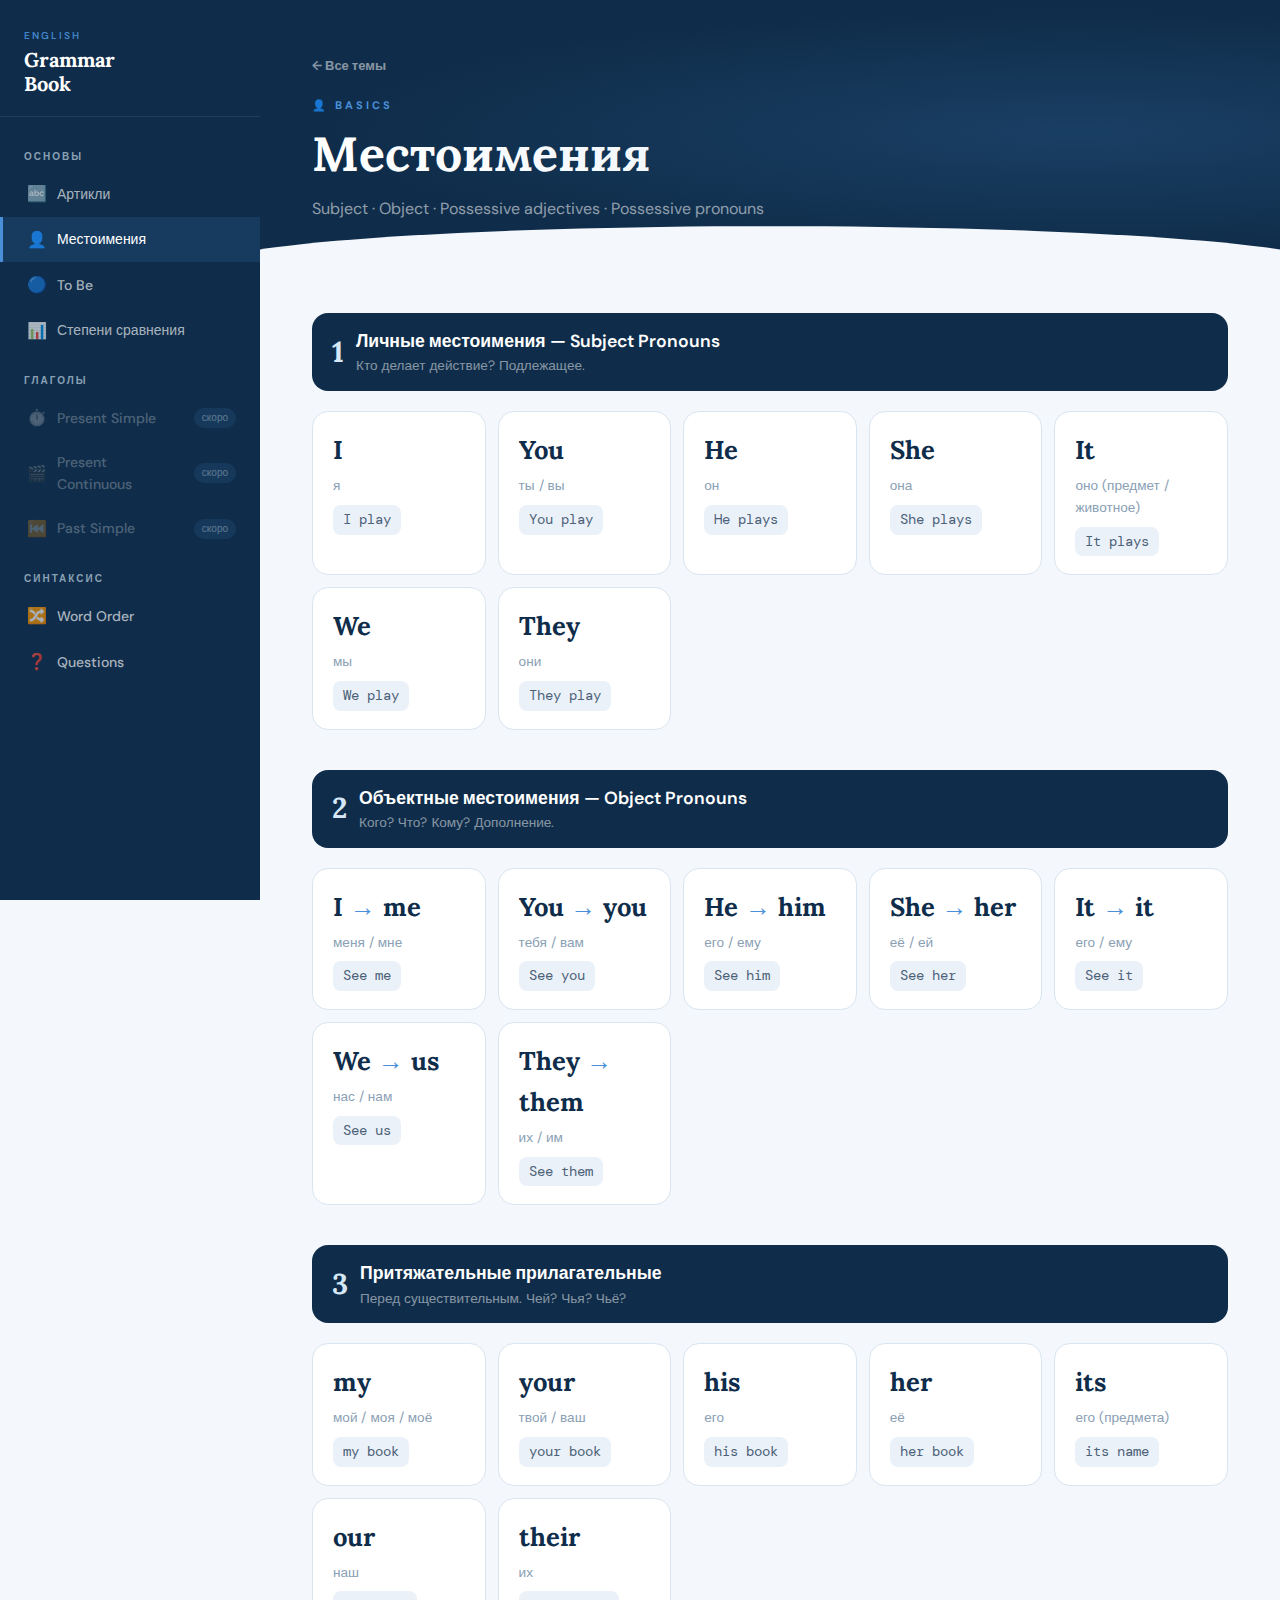
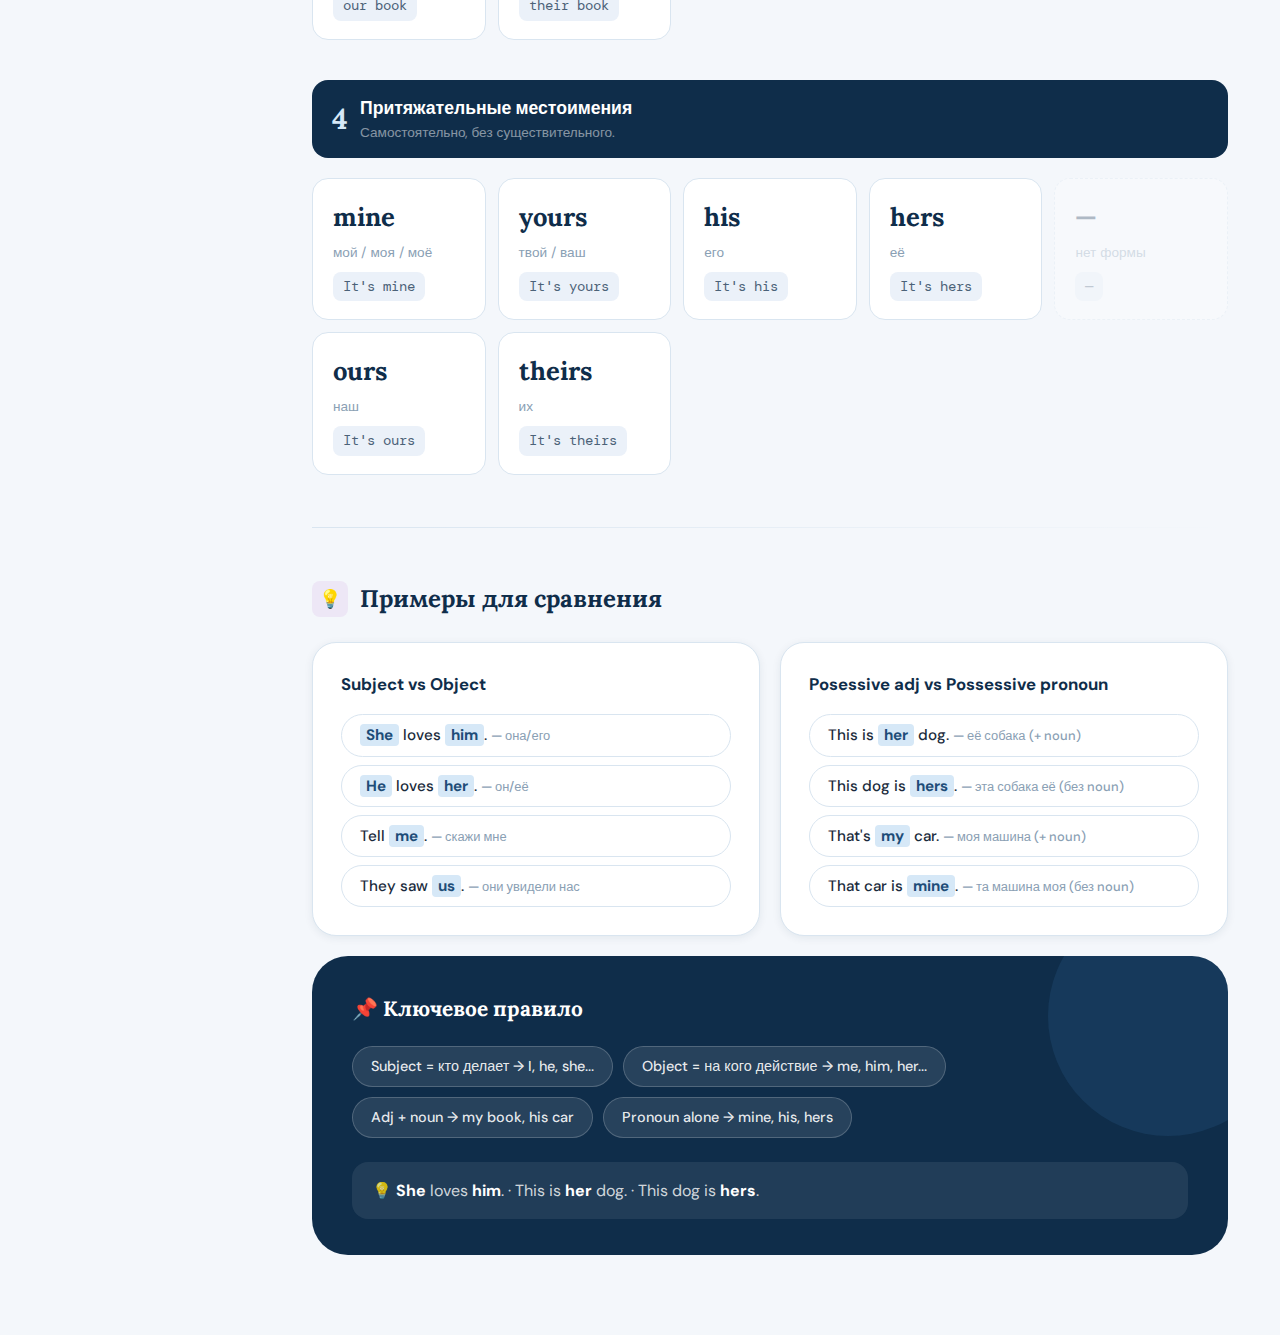
<file: topics/pronouns.html>
<!DOCTYPE html>
<html lang="ru">

<head>
    <meta charset="UTF-8">
    <meta name="viewport" content="width=device-width, initial-scale=1.0">
    <title>Местоимения — English Grammar Book</title>
    <link rel="stylesheet" href="../assets/style.css">
    <style>
        .pronoun-section {
            margin-bottom: 40px;
        }

        .pronoun-section-header {
            display: flex;
            align-items: center;
            gap: 12px;
            margin-bottom: 20px;
            padding: 14px 20px;
            background: var(--navy);
            border-radius: var(--r-md);
            color: #fff;
        }

        .pronoun-section-header .ps-num {
            font-family: var(--font-display);
            font-size: 1.8rem;
            font-weight: 700;
            color: var(--blue-light);
            line-height: 1;
        }

        .pronoun-section-header .ps-title {
            font-size: 1.1rem;
            font-weight: 600;
        }

        .pronoun-section-header .ps-sub {
            font-size: 0.85rem;
            color: rgba(255, 255, 255, 0.5);
        }

        .pronoun-grid {
            display: grid;
            grid-template-columns: repeat(auto-fill, minmax(155px, 1fr));
            gap: 12px;
        }
    </style>
</head>

<body>
    <div class="layout">
        <main class="main">

            <header class="page-header">
                <a href="../index.html" class="back-link">← Все темы</a>
                <div class="page-header-eyebrow">👤 Basics</div>
                <h1>Местоимения</h1>
                <p class="header-sub">Subject · Object · Possessive adjectives · Possessive pronouns</p>
            </header>

            <div class="content">

                <!-- 1. Subject Pronouns -->
                <div class="pronoun-section">
                    <div class="pronoun-section-header">
                        <div class="ps-num">1</div>
                        <div>
                            <div class="ps-title">Личные местоимения — Subject Pronouns</div>
                            <div class="ps-sub">Кто делает действие? Подлежащее.</div>
                        </div>
                    </div>
                    <div class="pronoun-grid">
                        <div class="pronoun-card">
                            <div class="pronoun-en">I</div>
                            <div class="pronoun-ru">я</div>
                            <div class="pronoun-ex">I play</div>
                        </div>
                        <div class="pronoun-card">
                            <div class="pronoun-en">You</div>
                            <div class="pronoun-ru">ты / вы</div>
                            <div class="pronoun-ex">You play</div>
                        </div>
                        <div class="pronoun-card">
                            <div class="pronoun-en">He</div>
                            <div class="pronoun-ru">он</div>
                            <div class="pronoun-ex">He plays</div>
                        </div>
                        <div class="pronoun-card">
                            <div class="pronoun-en">She</div>
                            <div class="pronoun-ru">она</div>
                            <div class="pronoun-ex">She plays</div>
                        </div>
                        <div class="pronoun-card">
                            <div class="pronoun-en">It</div>
                            <div class="pronoun-ru">оно (предмет / животное)</div>
                            <div class="pronoun-ex">It plays</div>
                        </div>
                        <div class="pronoun-card">
                            <div class="pronoun-en">We</div>
                            <div class="pronoun-ru">мы</div>
                            <div class="pronoun-ex">We play</div>
                        </div>
                        <div class="pronoun-card">
                            <div class="pronoun-en">They</div>
                            <div class="pronoun-ru">они</div>
                            <div class="pronoun-ex">They play</div>
                        </div>
                    </div>
                </div>

                <!-- 2. Object Pronouns -->
                <div class="pronoun-section">
                    <div class="pronoun-section-header">
                        <div class="ps-num">2</div>
                        <div>
                            <div class="ps-title">Объектные местоимения — Object Pronouns</div>
                            <div class="ps-sub">Кого? Что? Кому? Дополнение.</div>
                        </div>
                    </div>
                    <div class="pronoun-grid">
                        <div class="pronoun-card">
                            <div class="pronoun-en">I <span class="pronoun-arrow">→</span> me</div>
                            <div class="pronoun-ru">меня / мне</div>
                            <div class="pronoun-ex">See me</div>
                        </div>
                        <div class="pronoun-card">
                            <div class="pronoun-en">You <span class="pronoun-arrow">→</span> you</div>
                            <div class="pronoun-ru">тебя / вам</div>
                            <div class="pronoun-ex">See you</div>
                        </div>
                        <div class="pronoun-card">
                            <div class="pronoun-en">He <span class="pronoun-arrow">→</span> him</div>
                            <div class="pronoun-ru">его / ему</div>
                            <div class="pronoun-ex">See him</div>
                        </div>
                        <div class="pronoun-card">
                            <div class="pronoun-en">She <span class="pronoun-arrow">→</span> her</div>
                            <div class="pronoun-ru">её / ей</div>
                            <div class="pronoun-ex">See her</div>
                        </div>
                        <div class="pronoun-card">
                            <div class="pronoun-en">It <span class="pronoun-arrow">→</span> it</div>
                            <div class="pronoun-ru">его / ему</div>
                            <div class="pronoun-ex">See it</div>
                        </div>
                        <div class="pronoun-card">
                            <div class="pronoun-en">We <span class="pronoun-arrow">→</span> us</div>
                            <div class="pronoun-ru">нас / нам</div>
                            <div class="pronoun-ex">See us</div>
                        </div>
                        <div class="pronoun-card">
                            <div class="pronoun-en">They <span class="pronoun-arrow">→</span> them</div>
                            <div class="pronoun-ru">их / им</div>
                            <div class="pronoun-ex">See them</div>
                        </div>
                    </div>
                </div>

                <!-- 3. Possessive Adjectives -->
                <div class="pronoun-section">
                    <div class="pronoun-section-header">
                        <div class="ps-num">3</div>
                        <div>
                            <div class="ps-title">Притяжательные прилагательные</div>
                            <div class="ps-sub">Перед существительным. Чей? Чья? Чьё?</div>
                        </div>
                    </div>
                    <div class="pronoun-grid">
                        <div class="pronoun-card">
                            <div class="pronoun-en">my</div>
                            <div class="pronoun-ru">мой / моя / моё</div>
                            <div class="pronoun-ex">my book</div>
                        </div>
                        <div class="pronoun-card">
                            <div class="pronoun-en">your</div>
                            <div class="pronoun-ru">твой / ваш</div>
                            <div class="pronoun-ex">your book</div>
                        </div>
                        <div class="pronoun-card">
                            <div class="pronoun-en">his</div>
                            <div class="pronoun-ru">его</div>
                            <div class="pronoun-ex">his book</div>
                        </div>
                        <div class="pronoun-card">
                            <div class="pronoun-en">her</div>
                            <div class="pronoun-ru">её</div>
                            <div class="pronoun-ex">her book</div>
                        </div>
                        <div class="pronoun-card">
                            <div class="pronoun-en">its</div>
                            <div class="pronoun-ru">его (предмета)</div>
                            <div class="pronoun-ex">its name</div>
                        </div>
                        <div class="pronoun-card">
                            <div class="pronoun-en">our</div>
                            <div class="pronoun-ru">наш</div>
                            <div class="pronoun-ex">our book</div>
                        </div>
                        <div class="pronoun-card">
                            <div class="pronoun-en">their</div>
                            <div class="pronoun-ru">их</div>
                            <div class="pronoun-ex">their book</div>
                        </div>
                    </div>
                </div>

                <!-- 4. Possessive Pronouns -->
                <div class="pronoun-section">
                    <div class="pronoun-section-header">
                        <div class="ps-num">4</div>
                        <div>
                            <div class="ps-title">Притяжательные местоимения</div>
                            <div class="ps-sub">Самостоятельно, без существительного.</div>
                        </div>
                    </div>
                    <div class="pronoun-grid">
                        <div class="pronoun-card">
                            <div class="pronoun-en">mine</div>
                            <div class="pronoun-ru">мой / моя / моё</div>
                            <div class="pronoun-ex">It's mine</div>
                        </div>
                        <div class="pronoun-card">
                            <div class="pronoun-en">yours</div>
                            <div class="pronoun-ru">твой / ваш</div>
                            <div class="pronoun-ex">It's yours</div>
                        </div>
                        <div class="pronoun-card">
                            <div class="pronoun-en">his</div>
                            <div class="pronoun-ru">его</div>
                            <div class="pronoun-ex">It's his</div>
                        </div>
                        <div class="pronoun-card">
                            <div class="pronoun-en">hers</div>
                            <div class="pronoun-ru">её</div>
                            <div class="pronoun-ex">It's hers</div>
                        </div>
                        <div class="pronoun-card" style="opacity:0.3; border-style:dashed">
                            <div class="pronoun-en">—</div>
                            <div class="pronoun-ru">нет формы</div>
                            <div class="pronoun-ex">—</div>
                        </div>
                        <div class="pronoun-card">
                            <div class="pronoun-en">ours</div>
                            <div class="pronoun-ru">наш</div>
                            <div class="pronoun-ex">It's ours</div>
                        </div>
                        <div class="pronoun-card">
                            <div class="pronoun-en">theirs</div>
                            <div class="pronoun-ru">их</div>
                            <div class="pronoun-ex">It's theirs</div>
                        </div>
                    </div>
                </div>

                <hr class="section-divider">

                <!-- Сравнение her / hers -->
                <h2 class="section-title">
                    <span class="section-icon" style="background:var(--purple-light)">💡</span>
                    Примеры для сравнения
                </h2>

                <div class="grid-2" style="margin-bottom:20px">
                    <div class="card">
                        <div class="card-title">Subject vs Object</div>
                        <div class="example-list">
                            <div class="ex"><em>She</em> loves <em>him</em>. <span
                                    style="color:var(--text-muted);font-size:.85em">— она/его</span></div>
                            <div class="ex"><em>He</em> loves <em>her</em>. <span
                                    style="color:var(--text-muted);font-size:.85em">— он/её</span></div>
                            <div class="ex">Tell <em>me</em>. <span style="color:var(--text-muted);font-size:.85em">—
                                    скажи мне</span></div>
                            <div class="ex">They saw <em>us</em>. <span
                                    style="color:var(--text-muted);font-size:.85em">— они увидели нас</span></div>
                        </div>
                    </div>
                    <div class="card">
                        <div class="card-title">Posessive adj vs Possessive pronoun</div>
                        <div class="example-list">
                            <div class="ex">This is <em>her</em> dog. <span
                                    style="color:var(--text-muted);font-size:.85em">— её собака (+ noun)</span></div>
                            <div class="ex">This dog is <em>hers</em>. <span
                                    style="color:var(--text-muted);font-size:.85em">— эта собака её (без noun)</span>
                            </div>
                            <div class="ex">That's <em>my</em> car. <span
                                    style="color:var(--text-muted);font-size:.85em">— моя машина (+ noun)</span></div>
                            <div class="ex">That car is <em>mine</em>. <span
                                    style="color:var(--text-muted);font-size:.85em">— та машина моя (без noun)</span>
                            </div>
                        </div>
                    </div>
                </div>

                <!-- Formula -->
                <div class="formula-box">
                    <h3>📌 Ключевое правило</h3>
                    <div class="formula-tags">
                        <span class="formula-tag">Subject = кто делает → I, he, she...</span>
                        <span class="formula-tag">Object = на кого действие → me, him, her...</span>
                        <span class="formula-tag">Adj + noun → my book, his car</span>
                        <span class="formula-tag">Pronoun alone → mine, his, hers</span>
                    </div>
                    <div
                        style="margin-top:24px; padding:16px 20px; background:rgba(255,255,255,0.08); border-radius:var(--r-md); font-size:1rem; color:rgba(255,255,255,0.8)">
                        💡 <strong style="color:#fff">She</strong> loves <strong style="color:#fff">him</strong>. · This
                        is <strong style="color:#fff">her</strong> dog. · This dog is <strong
                            style="color:#fff">hers</strong>.
                    </div>
                </div>

            </div>
        </main>
    </div>
    <script src="../assets/nav.js"></script>
</body>

</html>
</file>
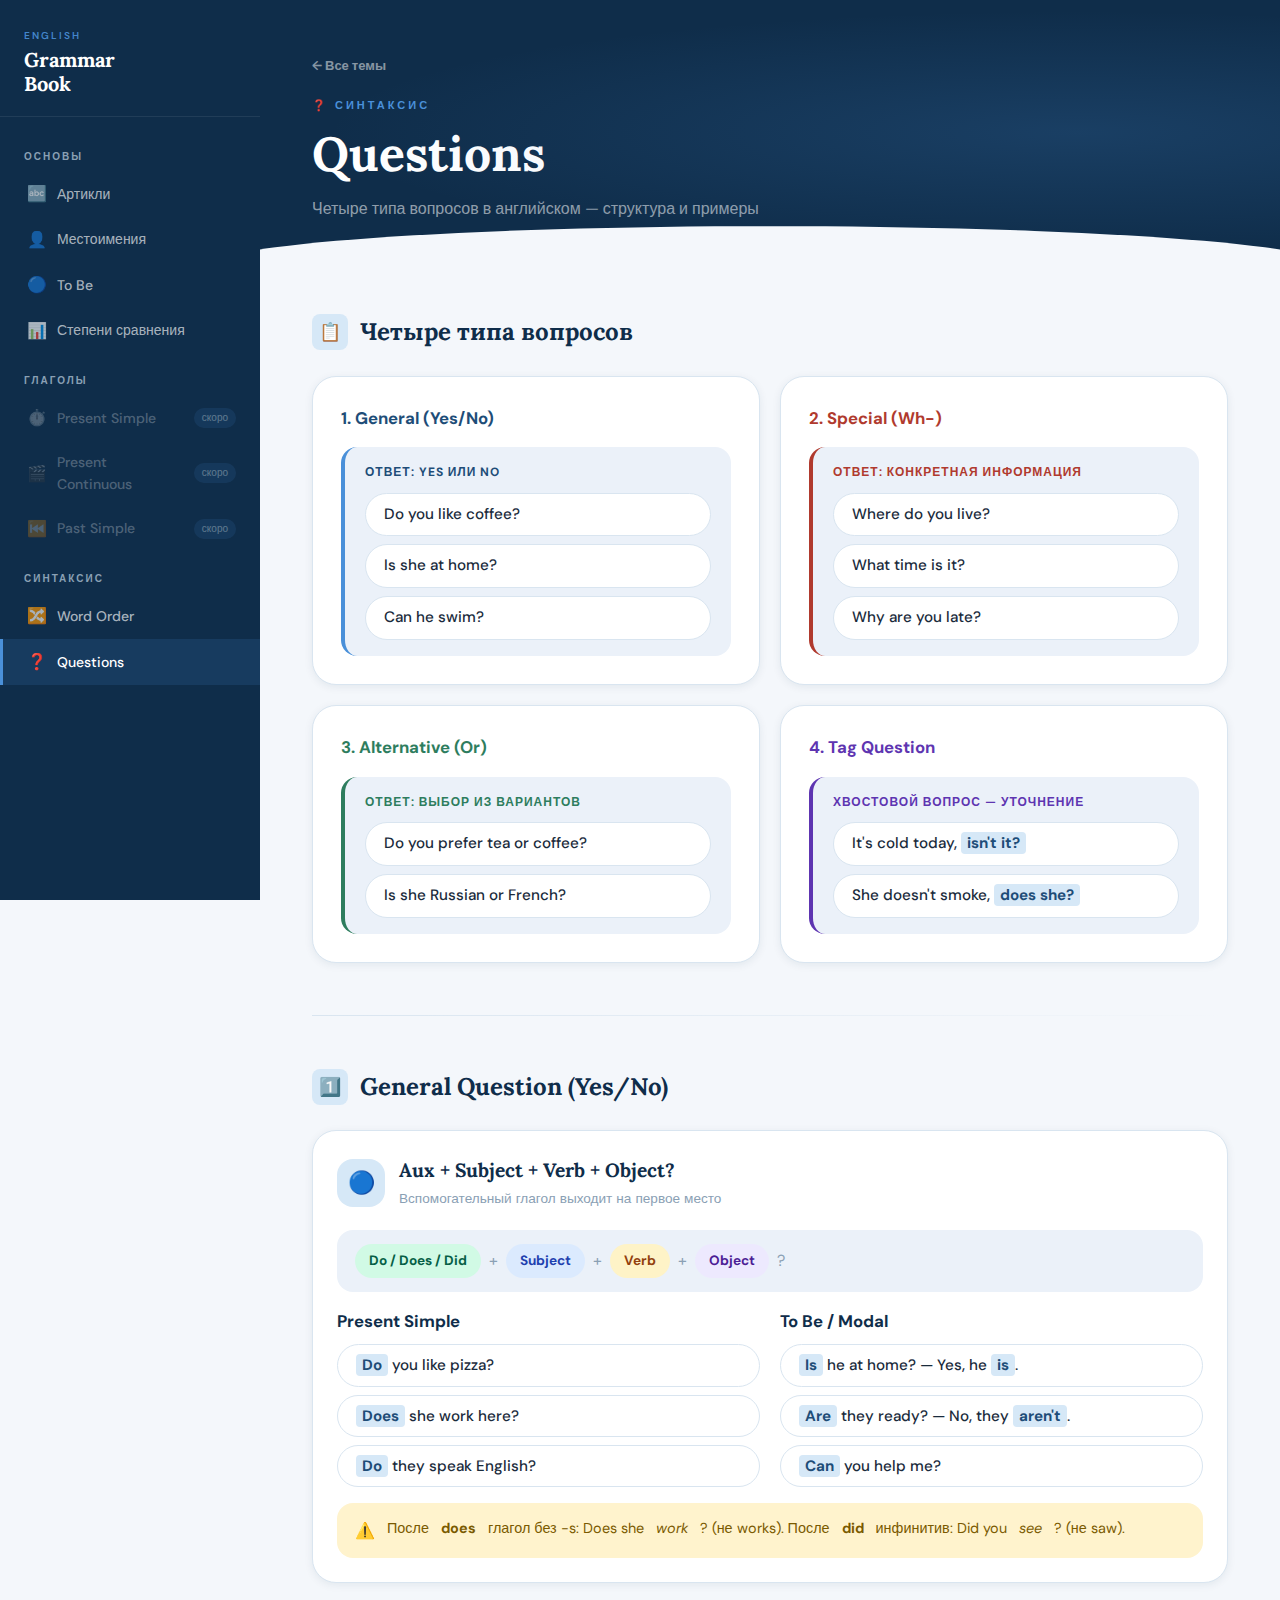
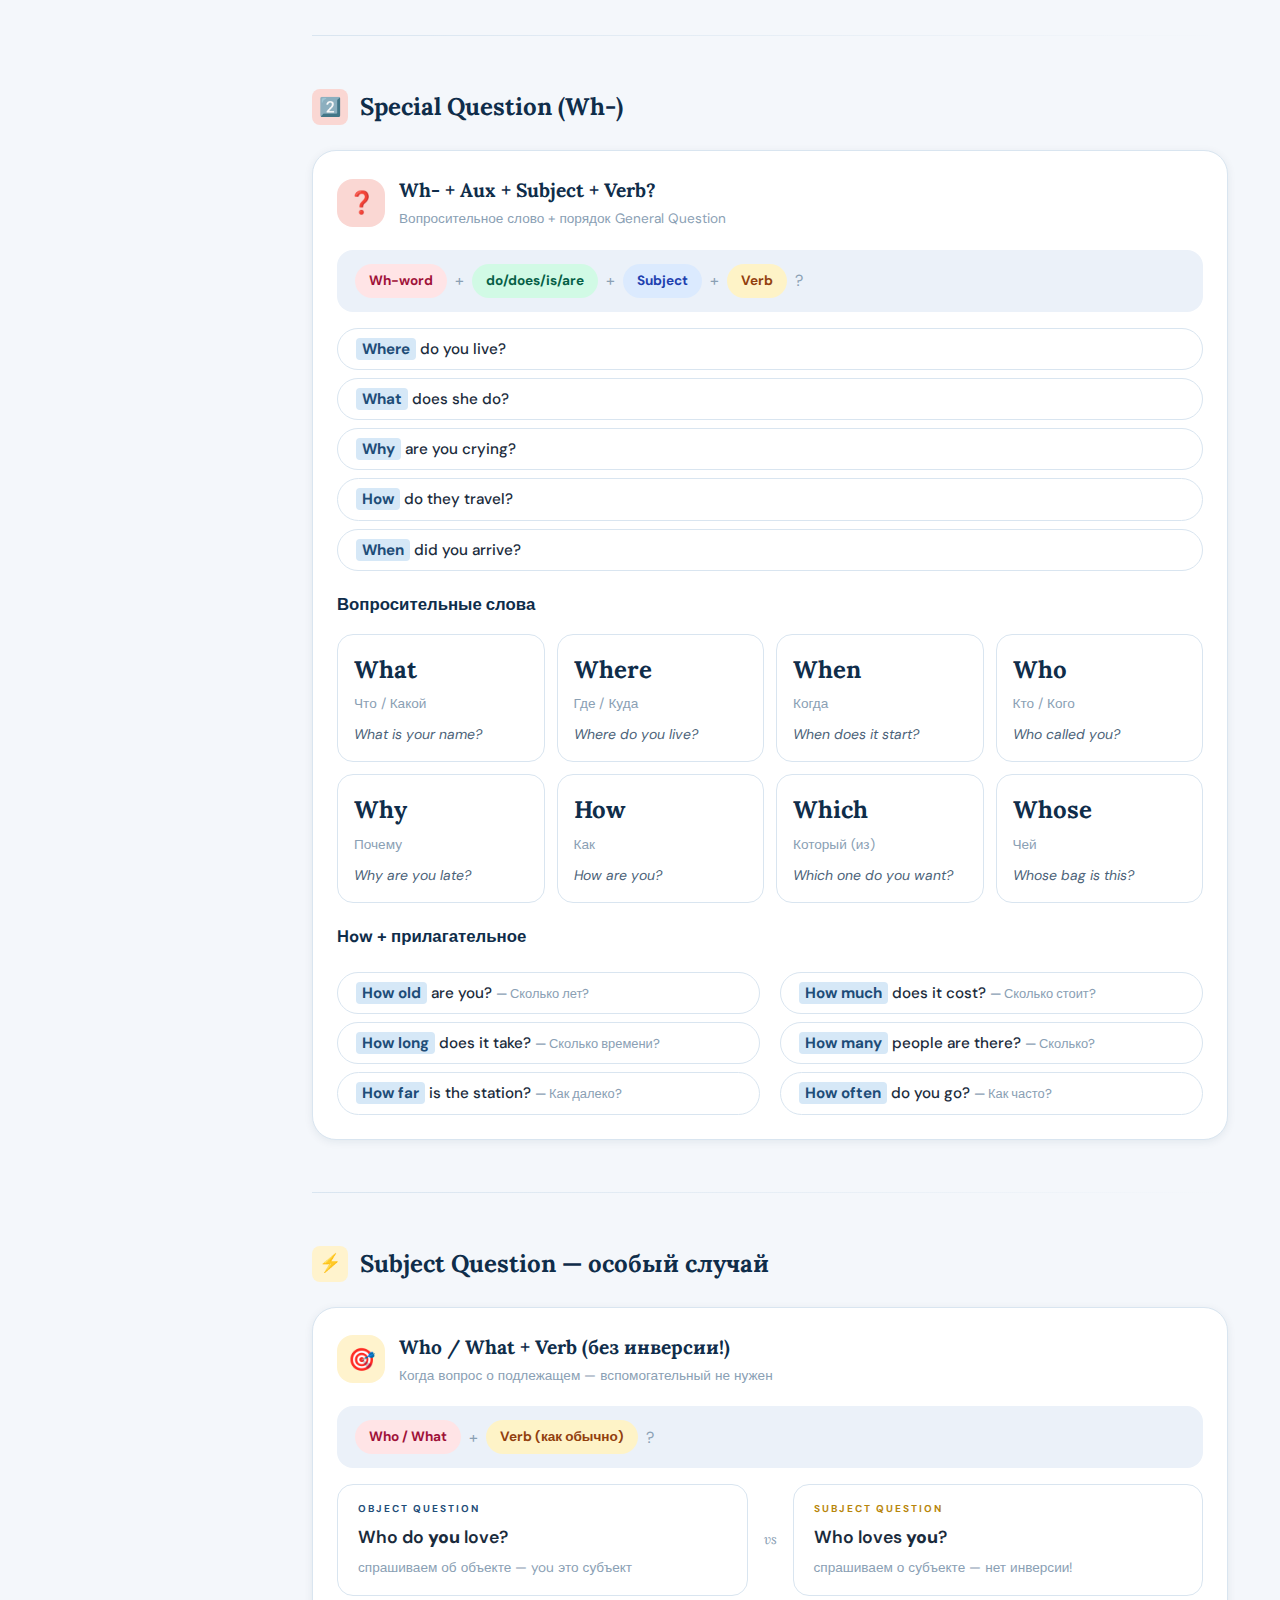
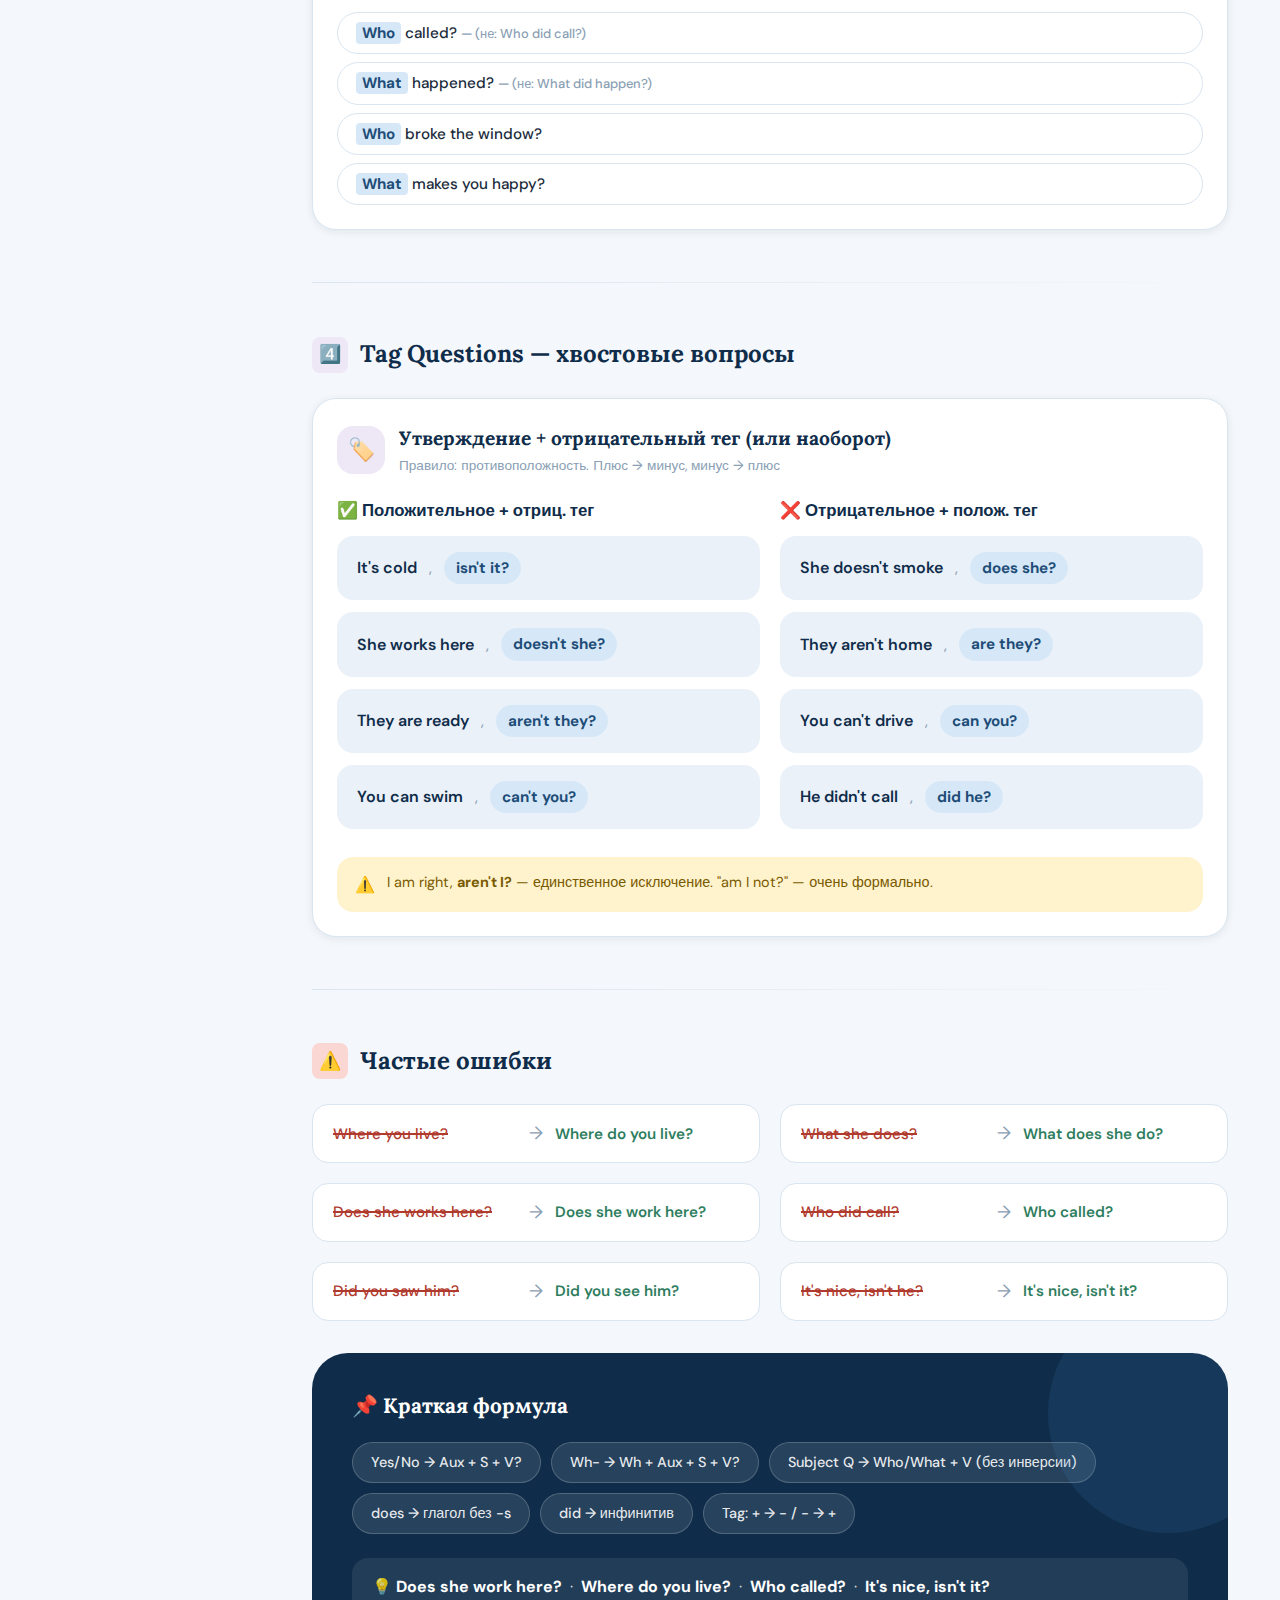
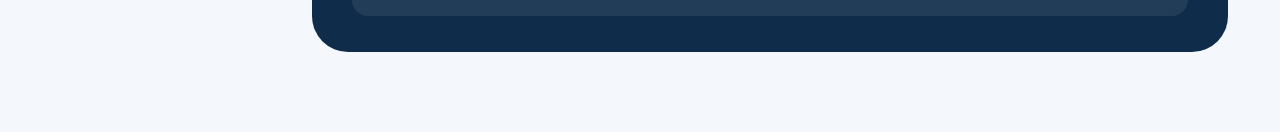
<file: topics/questions.html>
<!DOCTYPE html>
<html lang="ru">

<head>
    <meta charset="UTF-8">
    <meta name="viewport" content="width=device-width, initial-scale=1.0">
    <title>Questions — English Grammar Book</title>
    <link rel="stylesheet" href="../assets/style.css">
    <style>
        .question-type-card {
            background: var(--surface);
            border: 1px solid var(--border);
            border-radius: var(--r-lg);
            padding: 24px;
            box-shadow: var(--shadow-sm);
            margin-bottom: 16px;
        }

        .qt-header {
            display: flex;
            align-items: center;
            gap: 14px;
            margin-bottom: 20px;
        }

        .qt-badge {
            width: 48px;
            height: 48px;
            border-radius: var(--r-md);
            display: flex;
            align-items: center;
            justify-content: center;
            font-size: 22px;
            flex-shrink: 0;
        }

        .qt-title {
            font-family: var(--font-display);
            font-size: 1.2rem;
            font-weight: 700;
            color: var(--navy);
        }

        .qt-sub {
            font-size: 0.85rem;
            color: var(--text-muted);
            margin-top: 2px;
        }

        .formula-line {
            display: flex;
            gap: 6px;
            align-items: center;
            flex-wrap: wrap;
            background: var(--surface-2);
            border-radius: var(--r-md);
            padding: 14px 18px;
            margin-bottom: 16px;
        }

        .fl-block {
            padding: 6px 14px;
            border-radius: var(--r-pill);
            font-size: 0.85rem;
            font-weight: 700;
        }

        .fl-aux {
            background: #D1FAE5;
            color: #065F46;
        }

        .fl-sub {
            background: #DBEAFE;
            color: #1E40AF;
        }

        .fl-verb {
            background: #FEF3C7;
            color: #92400E;
        }

        .fl-obj {
            background: #EDE9FE;
            color: #4C1D95;
        }

        .fl-wh {
            background: #FFE4E6;
            color: #9F1239;
        }

        .fl-sep {
            color: var(--text-muted);
            font-size: 1rem;
            padding: 0 2px;
        }

        .wh-grid {
            display: grid;
            grid-template-columns: repeat(auto-fill, minmax(200px, 1fr));
            gap: 12px;
        }

        .wh-card {
            background: var(--surface);
            border: 1px solid var(--border);
            border-radius: var(--r-md);
            padding: 16px;
            transition: all 0.2s var(--ease);
        }

        .wh-card:hover {
            border-color: var(--blue);
            box-shadow: var(--shadow-sm);
        }

        .wh-word {
            font-family: var(--font-display);
            font-size: 1.5rem;
            font-weight: 700;
            color: var(--navy);
            margin-bottom: 4px;
        }

        .wh-ru {
            font-size: 0.85rem;
            color: var(--text-muted);
            margin-bottom: 8px;
        }

        .wh-ex {
            font-size: 0.87rem;
            color: var(--text-secondary);
            font-style: italic;
        }

        .tag-question-diagram {
            display: flex;
            align-items: center;
            gap: 12px;
            background: var(--surface-2);
            border-radius: var(--r-md);
            padding: 16px 20px;
            margin: 12px 0;
            flex-wrap: wrap;
        }

        .tqd-main {
            font-weight: 600;
            color: var(--navy);
            font-size: 1rem;
        }

        .tqd-comma {
            color: var(--text-muted);
        }

        .tqd-tag {
            font-weight: 700;
            color: var(--blue-dark);
            background: var(--blue-light);
            padding: 4px 12px;
            border-radius: var(--r-pill);
            font-size: 0.95rem;
        }
    </style>
</head>

<body>
    <div class="layout">
        <main class="main">

            <header class="page-header">
                <a href="../index.html" class="back-link">← Все темы</a>
                <div class="page-header-eyebrow">❓ Синтаксис</div>
                <h1>Questions</h1>
                <p class="header-sub">Четыре типа вопросов в английском — структура и примеры</p>
            </header>

            <div class="content">

                <!-- Обзор типов -->
                <h2 class="section-title">
                    <span class="section-icon" style="background:var(--blue-light)">📋</span>
                    Четыре типа вопросов
                </h2>

                <div class="grid-2" style="margin-bottom:32px">
                    <div class="card">
                        <div class="card-title" style="color:var(--blue-dark)">1. General (Yes/No)</div>
                        <div class="rule rule-blue">
                            <div class="rule-label">Ответ: Yes или No</div>
                            <div class="rule-body">
                                <div class="example-list">
                                    <div class="ex">Do you like coffee?</div>
                                    <div class="ex">Is she at home?</div>
                                    <div class="ex">Can he swim?</div>
                                </div>
                            </div>
                        </div>
                    </div>
                    <div class="card">
                        <div class="card-title" style="color:var(--red)">2. Special (Wh-)</div>
                        <div class="rule rule-red">
                            <div class="rule-label">Ответ: конкретная информация</div>
                            <div class="rule-body">
                                <div class="example-list">
                                    <div class="ex">Where do you live?</div>
                                    <div class="ex">What time is it?</div>
                                    <div class="ex">Why are you late?</div>
                                </div>
                            </div>
                        </div>
                    </div>
                    <div class="card">
                        <div class="card-title" style="color:var(--green)">3. Alternative (Or)</div>
                        <div class="rule rule-green">
                            <div class="rule-label">Ответ: выбор из вариантов</div>
                            <div class="rule-body">
                                <div class="example-list">
                                    <div class="ex">Do you prefer tea or coffee?</div>
                                    <div class="ex">Is she Russian or French?</div>
                                </div>
                            </div>
                        </div>
                    </div>
                    <div class="card">
                        <div class="card-title" style="color:var(--purple)">4. Tag Question</div>
                        <div class="rule rule-purple">
                            <div class="rule-label">Хвостовой вопрос — уточнение</div>
                            <div class="rule-body">
                                <div class="example-list">
                                    <div class="ex">It's cold today, <em>isn't it?</em></div>
                                    <div class="ex">She doesn't smoke, <em>does she?</em></div>
                                </div>
                            </div>
                        </div>
                    </div>
                </div>

                <hr class="section-divider">

                <!-- 1. General Question -->
                <h2 class="section-title">
                    <span class="section-icon" style="background:var(--blue-light)">1️⃣</span>
                    General Question (Yes/No)
                </h2>

                <div class="question-type-card">
                    <div class="qt-header">
                        <div class="qt-badge" style="background:var(--blue-light)">🔵</div>
                        <div>
                            <div class="qt-title">Aux + Subject + Verb + Object?</div>
                            <div class="qt-sub">Вспомогательный глагол выходит на первое место</div>
                        </div>
                    </div>

                    <div class="formula-line">
                        <span class="fl-block fl-aux">Do / Does / Did</span>
                        <span class="fl-sep">+</span>
                        <span class="fl-block fl-sub">Subject</span>
                        <span class="fl-sep">+</span>
                        <span class="fl-block fl-verb">Verb</span>
                        <span class="fl-sep">+</span>
                        <span class="fl-block fl-obj">Object</span>
                        <span class="fl-sep">?</span>
                    </div>

                    <div class="grid-2">
                        <div>
                            <div class="card-title" style="margin-bottom:10px">Present Simple</div>
                            <div class="example-list">
                                <div class="ex"><em>Do</em> you like pizza?</div>
                                <div class="ex"><em>Does</em> she work here?</div>
                                <div class="ex"><em>Do</em> they speak English?</div>
                            </div>
                        </div>
                        <div>
                            <div class="card-title" style="margin-bottom:10px">To Be / Modal</div>
                            <div class="example-list">
                                <div class="ex"><em>Is</em> he at home? — Yes, he <em>is</em>.</div>
                                <div class="ex"><em>Are</em> they ready? — No, they <em>aren't</em>.</div>
                                <div class="ex"><em>Can</em> you help me?</div>
                            </div>
                        </div>
                    </div>

                    <div class="note note-amber" style="margin-top:16px">
                        <span class="note-icon">⚠️</span>
                        После <strong>does</strong> глагол без -s: Does she <em>work</em>? (не works). После
                        <strong>did</strong> инфинитив: Did you <em>see</em>? (не saw).
                    </div>
                </div>

                <hr class="section-divider">

                <!-- 2. Special (Wh-) -->
                <h2 class="section-title">
                    <span class="section-icon" style="background:var(--red-light)">2️⃣</span>
                    Special Question (Wh-)
                </h2>

                <div class="question-type-card">
                    <div class="qt-header">
                        <div class="qt-badge" style="background:var(--red-light)">❓</div>
                        <div>
                            <div class="qt-title">Wh- + Aux + Subject + Verb?</div>
                            <div class="qt-sub">Вопросительное слово + порядок General Question</div>
                        </div>
                    </div>

                    <div class="formula-line">
                        <span class="fl-block fl-wh">Wh-word</span>
                        <span class="fl-sep">+</span>
                        <span class="fl-block fl-aux">do/does/is/are</span>
                        <span class="fl-sep">+</span>
                        <span class="fl-block fl-sub">Subject</span>
                        <span class="fl-sep">+</span>
                        <span class="fl-block fl-verb">Verb</span>
                        <span class="fl-sep">?</span>
                    </div>

                    <div class="example-list" style="margin-bottom:20px">
                        <div class="ex"><em>Where</em> do you live?</div>
                        <div class="ex"><em>What</em> does she do?</div>
                        <div class="ex"><em>Why</em> are you crying?</div>
                        <div class="ex"><em>How</em> do they travel?</div>
                        <div class="ex"><em>When</em> did you arrive?</div>
                    </div>

                    <div class="card-title" style="margin-bottom:16px">Вопросительные слова</div>
                    <div class="wh-grid">
                        <div class="wh-card">
                            <div class="wh-word">What</div>
                            <div class="wh-ru">Что / Какой</div>
                            <div class="wh-ex">What is your name?</div>
                        </div>
                        <div class="wh-card">
                            <div class="wh-word">Where</div>
                            <div class="wh-ru">Где / Куда</div>
                            <div class="wh-ex">Where do you live?</div>
                        </div>
                        <div class="wh-card">
                            <div class="wh-word">When</div>
                            <div class="wh-ru">Когда</div>
                            <div class="wh-ex">When does it start?</div>
                        </div>
                        <div class="wh-card">
                            <div class="wh-word">Who</div>
                            <div class="wh-ru">Кто / Кого</div>
                            <div class="wh-ex">Who called you?</div>
                        </div>
                        <div class="wh-card">
                            <div class="wh-word">Why</div>
                            <div class="wh-ru">Почему</div>
                            <div class="wh-ex">Why are you late?</div>
                        </div>
                        <div class="wh-card">
                            <div class="wh-word">How</div>
                            <div class="wh-ru">Как</div>
                            <div class="wh-ex">How are you?</div>
                        </div>
                        <div class="wh-card">
                            <div class="wh-word">Which</div>
                            <div class="wh-ru">Который (из)</div>
                            <div class="wh-ex">Which one do you want?</div>
                        </div>
                        <div class="wh-card">
                            <div class="wh-word">Whose</div>
                            <div class="wh-ru">Чей</div>
                            <div class="wh-ex">Whose bag is this?</div>
                        </div>
                    </div>

                    <div class="card-title" style="margin:20px 0 12px">How + прилагательное</div>
                    <div class="grid-2">
                        <div class="example-list">
                            <div class="ex"><em>How old</em> are you? <span
                                    style="color:var(--text-muted);font-size:.85em">— Сколько лет?</span></div>
                            <div class="ex"><em>How long</em> does it take? <span
                                    style="color:var(--text-muted);font-size:.85em">— Сколько времени?</span></div>
                            <div class="ex"><em>How far</em> is the station? <span
                                    style="color:var(--text-muted);font-size:.85em">— Как далеко?</span></div>
                        </div>
                        <div class="example-list">
                            <div class="ex"><em>How much</em> does it cost? <span
                                    style="color:var(--text-muted);font-size:.85em">— Сколько стоит?</span></div>
                            <div class="ex"><em>How many</em> people are there? <span
                                    style="color:var(--text-muted);font-size:.85em">— Сколько?</span></div>
                            <div class="ex"><em>How often</em> do you go? <span
                                    style="color:var(--text-muted);font-size:.85em">— Как часто?</span></div>
                        </div>
                    </div>
                </div>

                <hr class="section-divider">

                <!-- 3. Subject Question -->
                <h2 class="section-title">
                    <span class="section-icon" style="background:var(--amber-light)">⚡</span>
                    Subject Question — особый случай
                </h2>

                <div class="question-type-card">
                    <div class="qt-header">
                        <div class="qt-badge" style="background:var(--amber-light)">🎯</div>
                        <div>
                            <div class="qt-title">Who / What + Verb (без инверсии!)</div>
                            <div class="qt-sub">Когда вопрос о подлежащем — вспомогательный не нужен</div>
                        </div>
                    </div>

                    <div class="formula-line">
                        <span class="fl-block fl-wh">Who / What</span>
                        <span class="fl-sep">+</span>
                        <span class="fl-block fl-verb">Verb (как обычно)</span>
                        <span class="fl-sep">?</span>
                    </div>

                    <div class="compare-row">
                        <div class="compare-side">
                            <div class="compare-label left">Object question</div>
                            <div class="compare-text">Who do <strong>you</strong> love?</div>
                            <div class="compare-note">спрашиваем об объекте — you это субъект</div>
                        </div>
                        <div class="compare-vs">vs</div>
                        <div class="compare-side">
                            <div class="compare-label right">Subject question</div>
                            <div class="compare-text">Who loves <strong>you</strong>?</div>
                            <div class="compare-note">спрашиваем о субъекте — нет инверсии!</div>
                        </div>
                    </div>

                    <div class="example-list" style="margin-top:16px">
                        <div class="ex"><em>Who</em> called? <span style="color:var(--text-muted);font-size:.85em">—
                                (не: Who did call?)</span></div>
                        <div class="ex"><em>What</em> happened? <span style="color:var(--text-muted);font-size:.85em">—
                                (не: What did happen?)</span></div>
                        <div class="ex"><em>Who</em> broke the window?</div>
                        <div class="ex"><em>What</em> makes you happy?</div>
                    </div>
                </div>

                <hr class="section-divider">

                <!-- 4. Tag Questions -->
                <h2 class="section-title">
                    <span class="section-icon" style="background:var(--purple-light)">4️⃣</span>
                    Tag Questions — хвостовые вопросы
                </h2>

                <div class="question-type-card">
                    <div class="qt-header">
                        <div class="qt-badge" style="background:var(--purple-light)">🏷️</div>
                        <div>
                            <div class="qt-title">Утверждение + отрицательный тег (или наоборот)</div>
                            <div class="qt-sub">Правило: противоположность. Плюс → минус, минус → плюс</div>
                        </div>
                    </div>

                    <div class="grid-2">
                        <div>
                            <div class="card-title" style="margin-bottom:12px">✅ Положительное + отриц. тег</div>
                            <div class="tag-question-diagram">
                                <span class="tqd-main">It's cold</span>
                                <span class="tqd-comma">,</span>
                                <span class="tqd-tag">isn't it?</span>
                            </div>
                            <div class="tag-question-diagram">
                                <span class="tqd-main">She works here</span>
                                <span class="tqd-comma">,</span>
                                <span class="tqd-tag">doesn't she?</span>
                            </div>
                            <div class="tag-question-diagram">
                                <span class="tqd-main">They are ready</span>
                                <span class="tqd-comma">,</span>
                                <span class="tqd-tag">aren't they?</span>
                            </div>
                            <div class="tag-question-diagram">
                                <span class="tqd-main">You can swim</span>
                                <span class="tqd-comma">,</span>
                                <span class="tqd-tag">can't you?</span>
                            </div>
                        </div>
                        <div>
                            <div class="card-title" style="margin-bottom:12px">❌ Отрицательное + полож. тег</div>
                            <div class="tag-question-diagram">
                                <span class="tqd-main">She doesn't smoke</span>
                                <span class="tqd-comma">,</span>
                                <span class="tqd-tag">does she?</span>
                            </div>
                            <div class="tag-question-diagram">
                                <span class="tqd-main">They aren't home</span>
                                <span class="tqd-comma">,</span>
                                <span class="tqd-tag">are they?</span>
                            </div>
                            <div class="tag-question-diagram">
                                <span class="tqd-main">You can't drive</span>
                                <span class="tqd-comma">,</span>
                                <span class="tqd-tag">can you?</span>
                            </div>
                            <div class="tag-question-diagram">
                                <span class="tqd-main">He didn't call</span>
                                <span class="tqd-comma">,</span>
                                <span class="tqd-tag">did he?</span>
                            </div>
                        </div>
                    </div>

                    <div class="note note-amber" style="margin-top:16px">
                        <span class="note-icon">⚠️</span>
                        <span>I am right, <strong>aren't I?</strong> — единственное исключение. "am I not?" — очень
                            формально.</span>
                    </div>
                </div>

                <hr class="section-divider">

                <!-- Частые ошибки -->
                <h2 class="section-title">
                    <span class="section-icon" style="background:var(--red-light)">⚠️</span>
                    Частые ошибки
                </h2>

                <div class="grid-2" style="margin-bottom:32px">
                    <div class="mistake-pair">
                        <div class="mistake-wrong">Where you live?</div>
                        <div class="mistake-arrow">→</div>
                        <div class="mistake-right">Where do you live?</div>
                    </div>
                    <div class="mistake-pair">
                        <div class="mistake-wrong">What she does?</div>
                        <div class="mistake-arrow">→</div>
                        <div class="mistake-right">What does she do?</div>
                    </div>
                    <div class="mistake-pair">
                        <div class="mistake-wrong">Does she works here?</div>
                        <div class="mistake-arrow">→</div>
                        <div class="mistake-right">Does she work here?</div>
                    </div>
                    <div class="mistake-pair">
                        <div class="mistake-wrong">Who did call?</div>
                        <div class="mistake-arrow">→</div>
                        <div class="mistake-right">Who called?</div>
                    </div>
                    <div class="mistake-pair">
                        <div class="mistake-wrong">Did you saw him?</div>
                        <div class="mistake-arrow">→</div>
                        <div class="mistake-right">Did you see him?</div>
                    </div>
                    <div class="mistake-pair">
                        <div class="mistake-wrong">It's nice, isn't he?</div>
                        <div class="mistake-arrow">→</div>
                        <div class="mistake-right">It's nice, isn't it?</div>
                    </div>
                </div>

                <div class="formula-box">
                    <h3>📌 Краткая формула</h3>
                    <div class="formula-tags">
                        <span class="formula-tag">Yes/No → Aux + S + V?</span>
                        <span class="formula-tag">Wh- → Wh + Aux + S + V?</span>
                        <span class="formula-tag">Subject Q → Who/What + V (без инверсии)</span>
                        <span class="formula-tag">does → глагол без -s</span>
                        <span class="formula-tag">did → инфинитив</span>
                        <span class="formula-tag">Tag: + → - / - → +</span>
                    </div>
                    <div
                        style="margin-top:24px; padding:16px 20px; background:rgba(255,255,255,0.08); border-radius:var(--r-md); font-size:1rem; color:rgba(255,255,255,0.8)">
                        💡 <strong style="color:#fff">Does she work here?</strong> &nbsp;·&nbsp; <strong
                            style="color:#fff">Where do you live?</strong> &nbsp;·&nbsp; <strong style="color:#fff">Who
                            called?</strong> &nbsp;·&nbsp; <strong style="color:#fff">It's nice, isn't it?</strong>
                    </div>
                </div>

            </div>
        </main>
    </div>
    <script src="../assets/nav.js"></script>
</body>

</html>
</file>
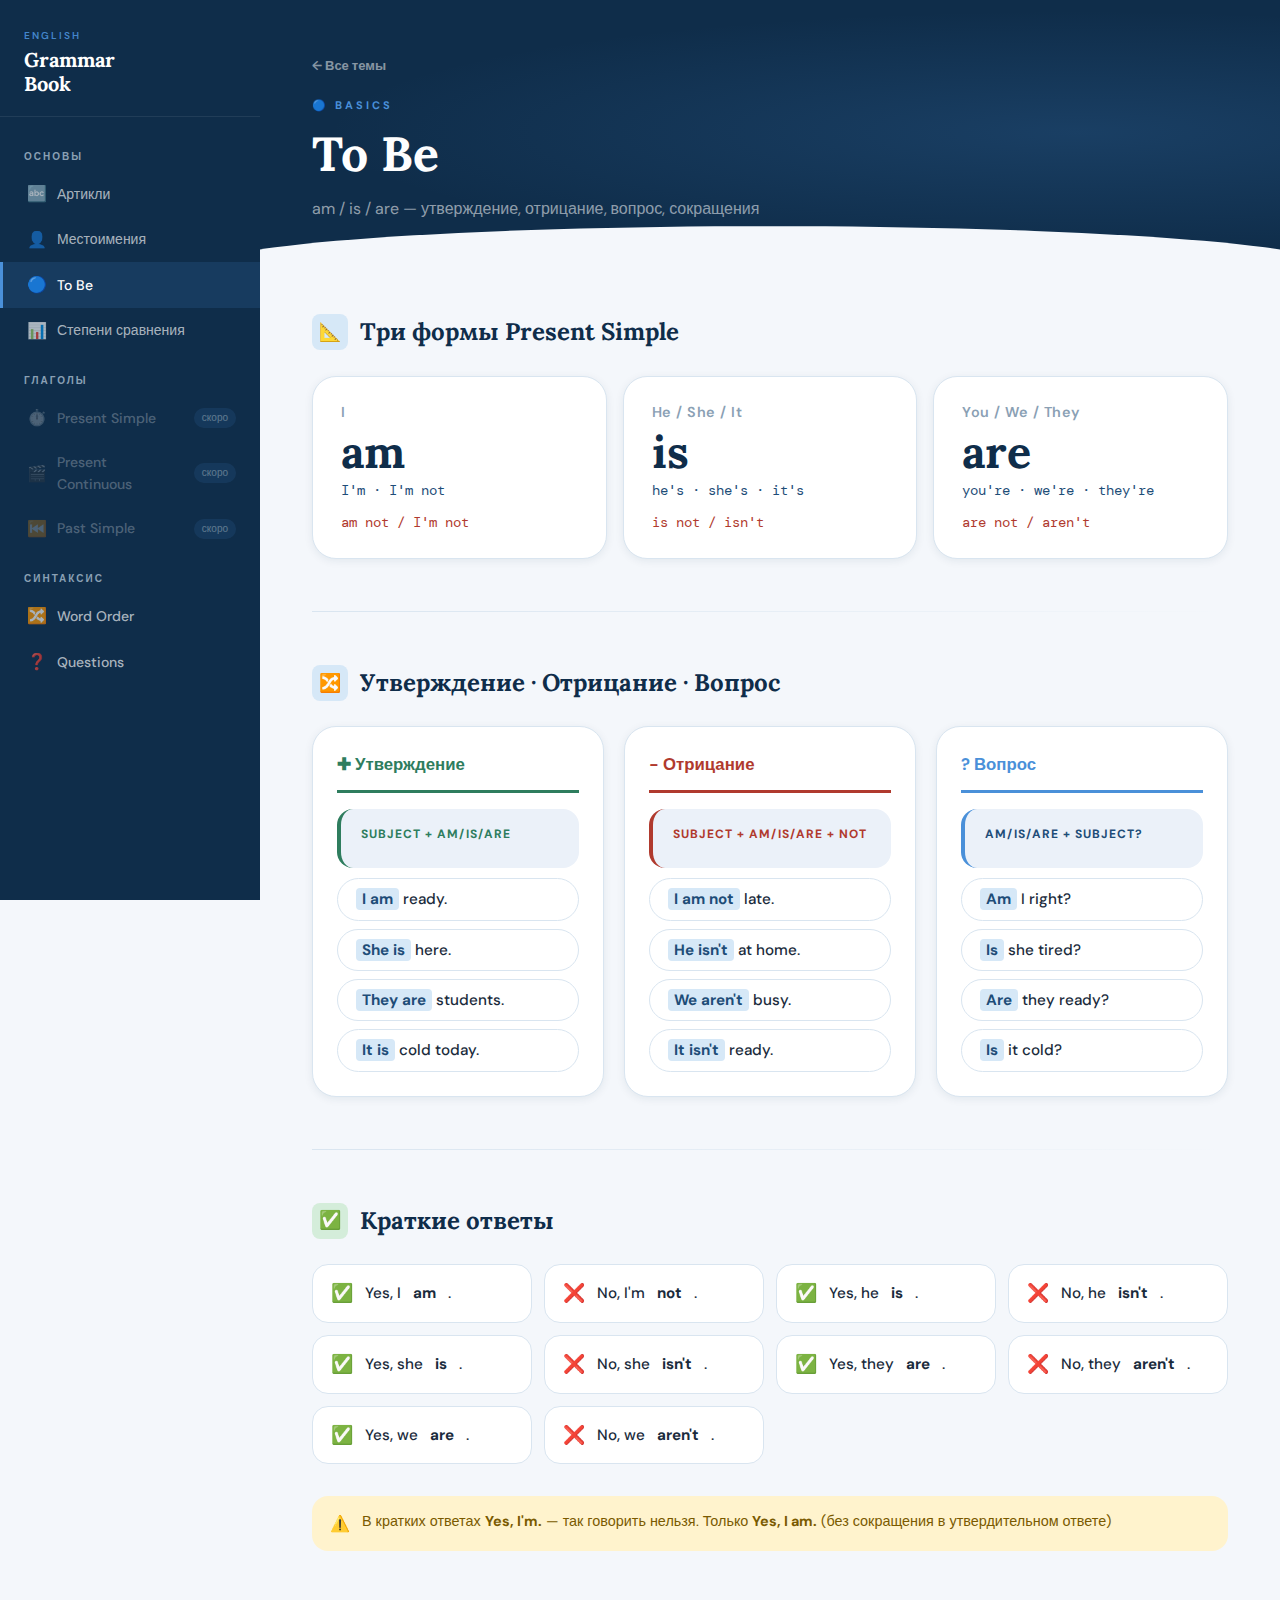
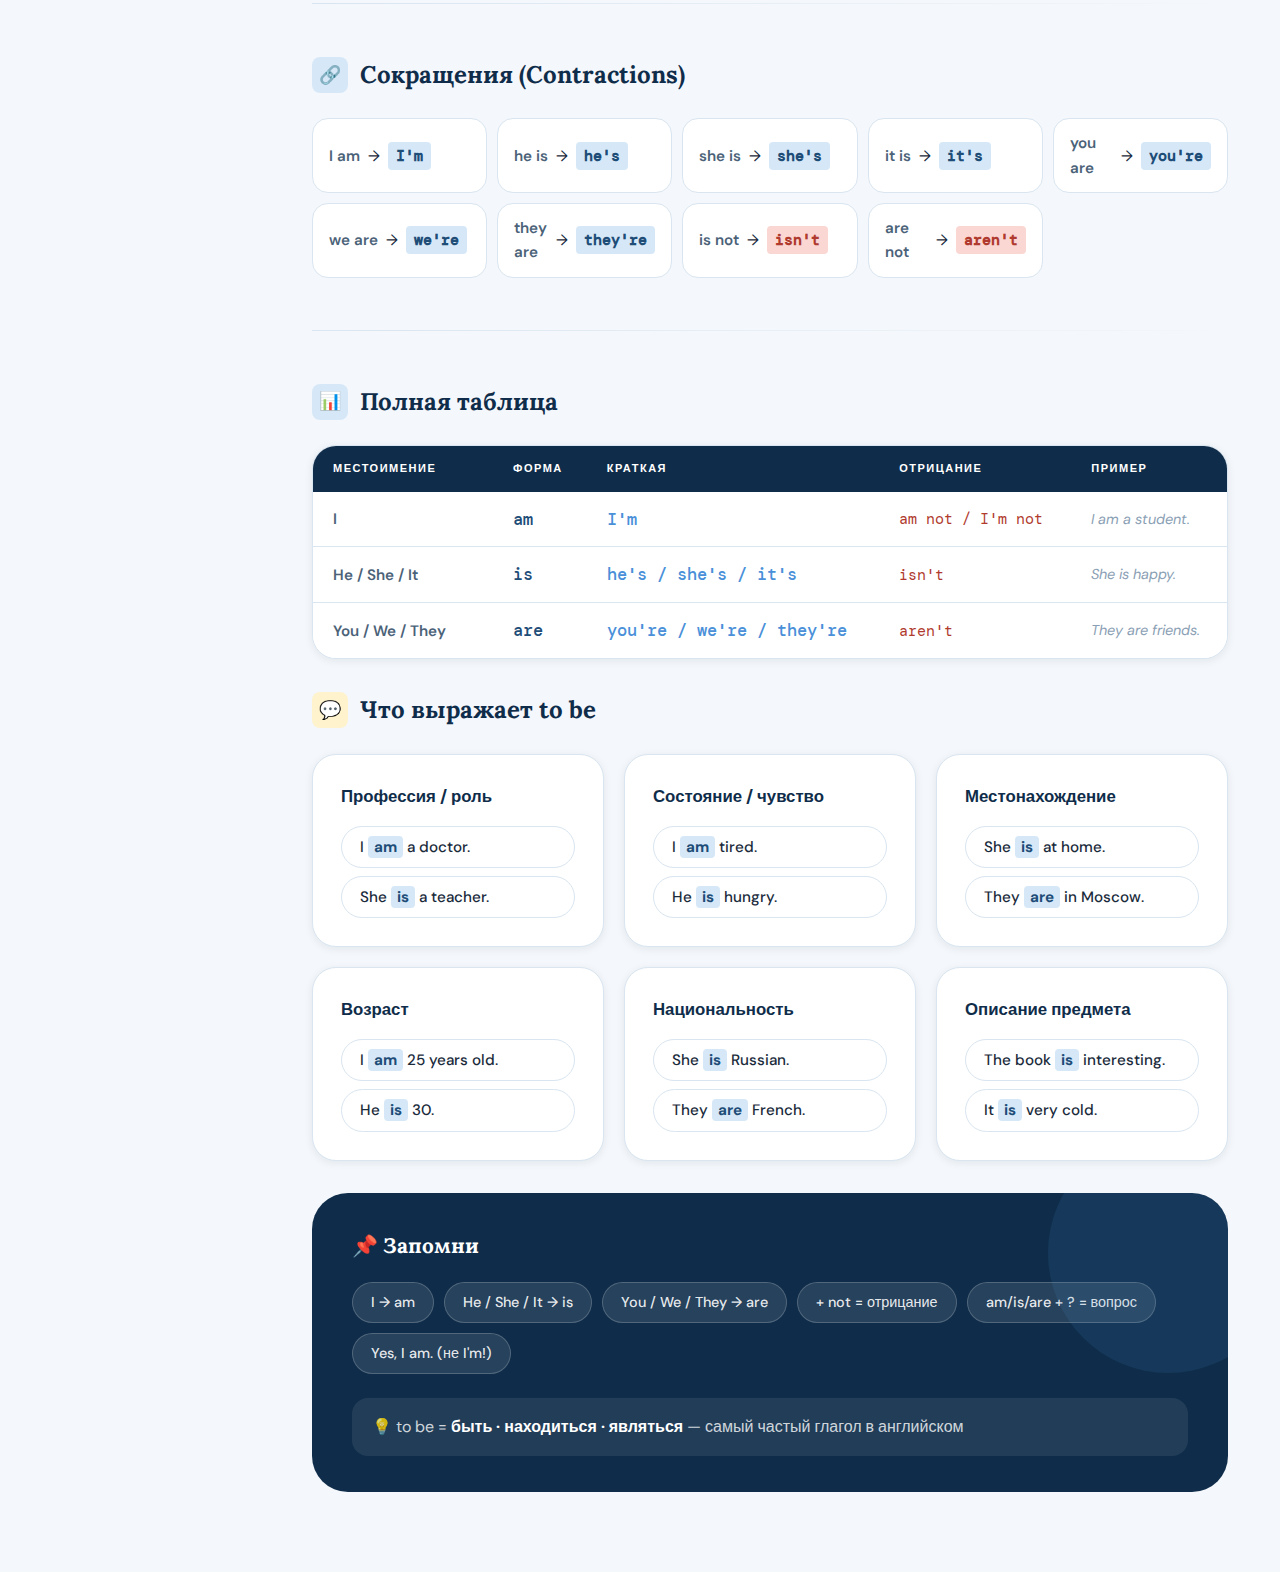
<file: topics/to-be.html>
<!DOCTYPE html>
<html lang="ru">

<head>
    <meta charset="UTF-8">
    <meta name="viewport" content="width=device-width, initial-scale=1.0">
    <title>To Be — English Grammar Book</title>
    <link rel="stylesheet" href="../assets/style.css">
    <style>
        .conj-hero {
            display: flex;
            gap: 16px;
            margin-bottom: 32px;
            flex-wrap: wrap;
        }

        .conj-pill {
            flex: 1;
            min-width: 180px;
            background: var(--surface);
            border: 1px solid var(--border);
            border-radius: var(--r-lg);
            padding: 24px 28px;
            display: flex;
            flex-direction: column;
            gap: 6px;
            box-shadow: var(--shadow-sm);
        }

        .conj-pill .cp-pronoun {
            font-size: 0.9rem;
            color: var(--text-muted);
            font-weight: 600;
            letter-spacing: 0.5px;
        }

        .conj-pill .cp-form {
            font-family: var(--font-display);
            font-size: 2.8rem;
            font-weight: 700;
            color: var(--navy);
            line-height: 1;
        }

        .conj-pill .cp-neg {
            font-family: var(--font-mono);
            font-size: 0.85rem;
            color: var(--red);
            margin-top: 4px;
        }

        .conj-pill .cp-short {
            font-family: var(--font-mono);
            font-size: 0.85rem;
            color: var(--blue-dark);
        }

        .three-col {
            display: grid;
            grid-template-columns: 1fr 1fr 1fr;
            gap: 20px;
            margin-bottom: 32px;
        }

        .col-card {
            background: var(--surface);
            border: 1px solid var(--border);
            border-radius: var(--r-lg);
            padding: 24px;
            box-shadow: var(--shadow-sm);
        }

        .col-card .cc-header {
            font-size: 1.05rem;
            font-weight: 700;
            margin-bottom: 16px;
            padding-bottom: 12px;
            border-bottom: 3px solid;
            display: flex;
            align-items: center;
            gap: 8px;
        }

        .cc-pos .cc-header {
            color: var(--green);
            border-bottom-color: var(--green);
        }

        .cc-neg .cc-header {
            color: var(--red);
            border-bottom-color: var(--red);
        }

        .cc-que .cc-header {
            color: var(--blue);
            border-bottom-color: var(--blue);
        }

        .contractions-grid {
            display: grid;
            grid-template-columns: repeat(auto-fill, minmax(160px, 1fr));
            gap: 10px;
        }

        .contraction-item {
            background: var(--surface);
            border: 1px solid var(--border);
            border-radius: var(--r-md);
            padding: 12px 16px;
            display: flex;
            align-items: center;
            gap: 8px;
            font-size: 0.95rem;
        }

        .contraction-item .ci-from {
            font-weight: 600;
            color: var(--text-secondary);
        }

        .contraction-item .ci-to {
            font-family: var(--font-mono);
            font-weight: 600;
            color: var(--blue-dark);
            background: var(--blue-light);
            padding: 2px 8px;
            border-radius: 4px;
        }

        .contraction-item.neg .ci-to {
            color: var(--red);
            background: var(--red-light);
        }

        .short-answers-grid {
            display: grid;
            grid-template-columns: repeat(auto-fill, minmax(200px, 1fr));
            gap: 12px;
        }

        .short-answer {
            background: var(--surface);
            border: 1px solid var(--border);
            border-radius: var(--r-md);
            padding: 14px 18px;
            display: flex;
            align-items: center;
            gap: 12px;
            font-size: 0.95rem;
            font-weight: 500;
        }

        .short-answer .sa-icon {
            font-size: 18px;
            flex-shrink: 0;
        }

        @media (max-width: 700px) {
            .three-col {
                grid-template-columns: 1fr;
            }
        }
    </style>
</head>

<body>
    <div class="layout">
        <main class="main">

            <header class="page-header">
                <a href="../index.html" class="back-link">← Все темы</a>
                <div class="page-header-eyebrow">🔵 Basics</div>
                <h1>To Be</h1>
                <p class="header-sub">am / is / are — утверждение, отрицание, вопрос, сокращения</p>
            </header>

            <div class="content">

                <!-- Спряжение: три формы -->
                <h2 class="section-title">
                    <span class="section-icon" style="background:var(--blue-light)">📐</span>
                    Три формы Present Simple
                </h2>

                <div class="conj-hero">
                    <div class="conj-pill">
                        <div class="cp-pronoun">I</div>
                        <div class="cp-form">am</div>
                        <div class="cp-short">I'm · I'm not</div>
                        <div class="cp-neg">am not / I'm not</div>
                    </div>
                    <div class="conj-pill">
                        <div class="cp-pronoun">He / She / It</div>
                        <div class="cp-form">is</div>
                        <div class="cp-short">he's · she's · it's</div>
                        <div class="cp-neg">is not / isn't</div>
                    </div>
                    <div class="conj-pill">
                        <div class="cp-pronoun">You / We / They</div>
                        <div class="cp-form">are</div>
                        <div class="cp-short">you're · we're · they're</div>
                        <div class="cp-neg">are not / aren't</div>
                    </div>
                </div>

                <hr class="section-divider">

                <!-- Утверждение, Отрицание, Вопрос -->
                <h2 class="section-title">
                    <span class="section-icon" style="background:var(--blue-light)">🔀</span>
                    Утверждение · Отрицание · Вопрос
                </h2>

                <div class="three-col">
                    <div class="col-card cc-pos">
                        <div class="cc-header">✚ Утверждение</div>
                        <div class="rule rule-green" style="margin-bottom:10px">
                            <div class="rule-label">Subject + am/is/are</div>
                        </div>
                        <div class="example-list">
                            <div class="ex"><em>I am</em> ready.</div>
                            <div class="ex"><em>She is</em> here.</div>
                            <div class="ex"><em>They are</em> students.</div>
                            <div class="ex"><em>It is</em> cold today.</div>
                        </div>
                    </div>

                    <div class="col-card cc-neg">
                        <div class="cc-header">− Отрицание</div>
                        <div class="rule rule-red" style="margin-bottom:10px">
                            <div class="rule-label">Subject + am/is/are + not</div>
                        </div>
                        <div class="example-list">
                            <div class="ex"><em>I am not</em> late.</div>
                            <div class="ex"><em>He isn't</em> at home.</div>
                            <div class="ex"><em>We aren't</em> busy.</div>
                            <div class="ex"><em>It isn't</em> ready.</div>
                        </div>
                    </div>

                    <div class="col-card cc-que">
                        <div class="cc-header">? Вопрос</div>
                        <div class="rule rule-blue" style="margin-bottom:10px">
                            <div class="rule-label">Am/Is/Are + Subject?</div>
                        </div>
                        <div class="example-list">
                            <div class="ex"><em>Am</em> I right?</div>
                            <div class="ex"><em>Is</em> she tired?</div>
                            <div class="ex"><em>Are</em> they ready?</div>
                            <div class="ex"><em>Is</em> it cold?</div>
                        </div>
                    </div>
                </div>

                <hr class="section-divider">

                <!-- Краткие ответы -->
                <h2 class="section-title">
                    <span class="section-icon" style="background:var(--green-light)">✅</span>
                    Краткие ответы
                </h2>

                <div class="short-answers-grid" style="margin-bottom:32px">
                    <div class="short-answer"><span class="sa-icon">✅</span> Yes, I <strong>am</strong>.</div>
                    <div class="short-answer"><span class="sa-icon">❌</span> No, I'm <strong>not</strong>.</div>
                    <div class="short-answer"><span class="sa-icon">✅</span> Yes, he <strong>is</strong>.</div>
                    <div class="short-answer"><span class="sa-icon">❌</span> No, he <strong>isn't</strong>.</div>
                    <div class="short-answer"><span class="sa-icon">✅</span> Yes, she <strong>is</strong>.</div>
                    <div class="short-answer"><span class="sa-icon">❌</span> No, she <strong>isn't</strong>.</div>
                    <div class="short-answer"><span class="sa-icon">✅</span> Yes, they <strong>are</strong>.</div>
                    <div class="short-answer"><span class="sa-icon">❌</span> No, they <strong>aren't</strong>.</div>
                    <div class="short-answer"><span class="sa-icon">✅</span> Yes, we <strong>are</strong>.</div>
                    <div class="short-answer"><span class="sa-icon">❌</span> No, we <strong>aren't</strong>.</div>
                </div>

                <div class="note note-amber">
                    <span class="note-icon">⚠️</span>
                    <span>В кратких ответах <strong>Yes, I'm.</strong> — так говорить нельзя. Только <strong>Yes, I
                            am.</strong> (без сокращения в утвердительном ответе)</span>
                </div>

                <hr class="section-divider">

                <!-- Сокращения -->
                <h2 class="section-title">
                    <span class="section-icon" style="background:var(--blue-light)">🔗</span>
                    Сокращения (Contractions)
                </h2>

                <div class="contractions-grid">
                    <div class="contraction-item">
                        <span class="ci-from">I am</span>→<span class="ci-to">I'm</span>
                    </div>
                    <div class="contraction-item">
                        <span class="ci-from">he is</span>→<span class="ci-to">he's</span>
                    </div>
                    <div class="contraction-item">
                        <span class="ci-from">she is</span>→<span class="ci-to">she's</span>
                    </div>
                    <div class="contraction-item">
                        <span class="ci-from">it is</span>→<span class="ci-to">it's</span>
                    </div>
                    <div class="contraction-item">
                        <span class="ci-from">you are</span>→<span class="ci-to">you're</span>
                    </div>
                    <div class="contraction-item">
                        <span class="ci-from">we are</span>→<span class="ci-to">we're</span>
                    </div>
                    <div class="contraction-item">
                        <span class="ci-from">they are</span>→<span class="ci-to">they're</span>
                    </div>
                    <div class="contraction-item neg">
                        <span class="ci-from">is not</span>→<span class="ci-to">isn't</span>
                    </div>
                    <div class="contraction-item neg">
                        <span class="ci-from">are not</span>→<span class="ci-to">aren't</span>
                    </div>
                </div>

                <hr class="section-divider">

                <!-- Полная таблица спряжения -->
                <h2 class="section-title">
                    <span class="section-icon" style="background:var(--blue-light)">📊</span>
                    Полная таблица
                </h2>

                <div class="card" style="padding:0; overflow:hidden; margin-bottom:32px">
                    <table class="conj-table">
                        <thead>
                            <tr>
                                <th>Местоимение</th>
                                <th>Форма</th>
                                <th>Краткая</th>
                                <th>Отрицание</th>
                                <th>Пример</th>
                            </tr>
                        </thead>
                        <tbody>
                            <tr>
                                <td class="pronoun-cell">I</td>
                                <td class="form-cell">am</td>
                                <td class="form-cell" style="color:var(--blue)">I'm</td>
                                <td class="neg-cell">am not / I'm not</td>
                                <td class="example-cell">I am a student.</td>
                            </tr>
                            <tr>
                                <td class="pronoun-cell">He / She / It</td>
                                <td class="form-cell">is</td>
                                <td class="form-cell" style="color:var(--blue)">he's / she's / it's</td>
                                <td class="neg-cell">isn't</td>
                                <td class="example-cell">She is happy.</td>
                            </tr>
                            <tr>
                                <td class="pronoun-cell">You / We / They</td>
                                <td class="form-cell">are</td>
                                <td class="form-cell" style="color:var(--blue)">you're / we're / they're</td>
                                <td class="neg-cell">aren't</td>
                                <td class="example-cell">They are friends.</td>
                            </tr>
                        </tbody>
                    </table>
                </div>

                <!-- Что выражает to be -->
                <h2 class="section-title">
                    <span class="section-icon" style="background:var(--amber-light)">💬</span>
                    Что выражает to be
                </h2>

                <div class="grid-3" style="margin-bottom:32px">
                    <div class="card">
                        <div class="card-title">Профессия / роль</div>
                        <div class="example-list">
                            <div class="ex">I <em>am</em> a doctor.</div>
                            <div class="ex">She <em>is</em> a teacher.</div>
                        </div>
                    </div>
                    <div class="card">
                        <div class="card-title">Состояние / чувство</div>
                        <div class="example-list">
                            <div class="ex">I <em>am</em> tired.</div>
                            <div class="ex">He <em>is</em> hungry.</div>
                        </div>
                    </div>
                    <div class="card">
                        <div class="card-title">Местонахождение</div>
                        <div class="example-list">
                            <div class="ex">She <em>is</em> at home.</div>
                            <div class="ex">They <em>are</em> in Moscow.</div>
                        </div>
                    </div>
                    <div class="card">
                        <div class="card-title">Возраст</div>
                        <div class="example-list">
                            <div class="ex">I <em>am</em> 25 years old.</div>
                            <div class="ex">He <em>is</em> 30.</div>
                        </div>
                    </div>
                    <div class="card">
                        <div class="card-title">Национальность</div>
                        <div class="example-list">
                            <div class="ex">She <em>is</em> Russian.</div>
                            <div class="ex">They <em>are</em> French.</div>
                        </div>
                    </div>
                    <div class="card">
                        <div class="card-title">Описание предмета</div>
                        <div class="example-list">
                            <div class="ex">The book <em>is</em> interesting.</div>
                            <div class="ex">It <em>is</em> very cold.</div>
                        </div>
                    </div>
                </div>

                <!-- Formula -->
                <div class="formula-box">
                    <h3>📌 Запомни</h3>
                    <div class="formula-tags">
                        <span class="formula-tag">I → am</span>
                        <span class="formula-tag">He / She / It → is</span>
                        <span class="formula-tag">You / We / They → are</span>
                        <span class="formula-tag">+ not = отрицание</span>
                        <span class="formula-tag">am/is/are + ? = вопрос</span>
                        <span class="formula-tag">Yes, I am. (не I'm!)</span>
                    </div>
                    <div
                        style="margin-top:24px; padding:16px 20px; background:rgba(255,255,255,0.08); border-radius:var(--r-md); font-size:1rem; color:rgba(255,255,255,0.8)">
                        💡 to be = <strong style="color:#fff">быть · находиться · являться</strong> — самый частый
                        глагол в английском
                    </div>
                </div>

            </div>
        </main>
    </div>
    <script src="../assets/nav.js"></script>
</body>

</html>
</file>
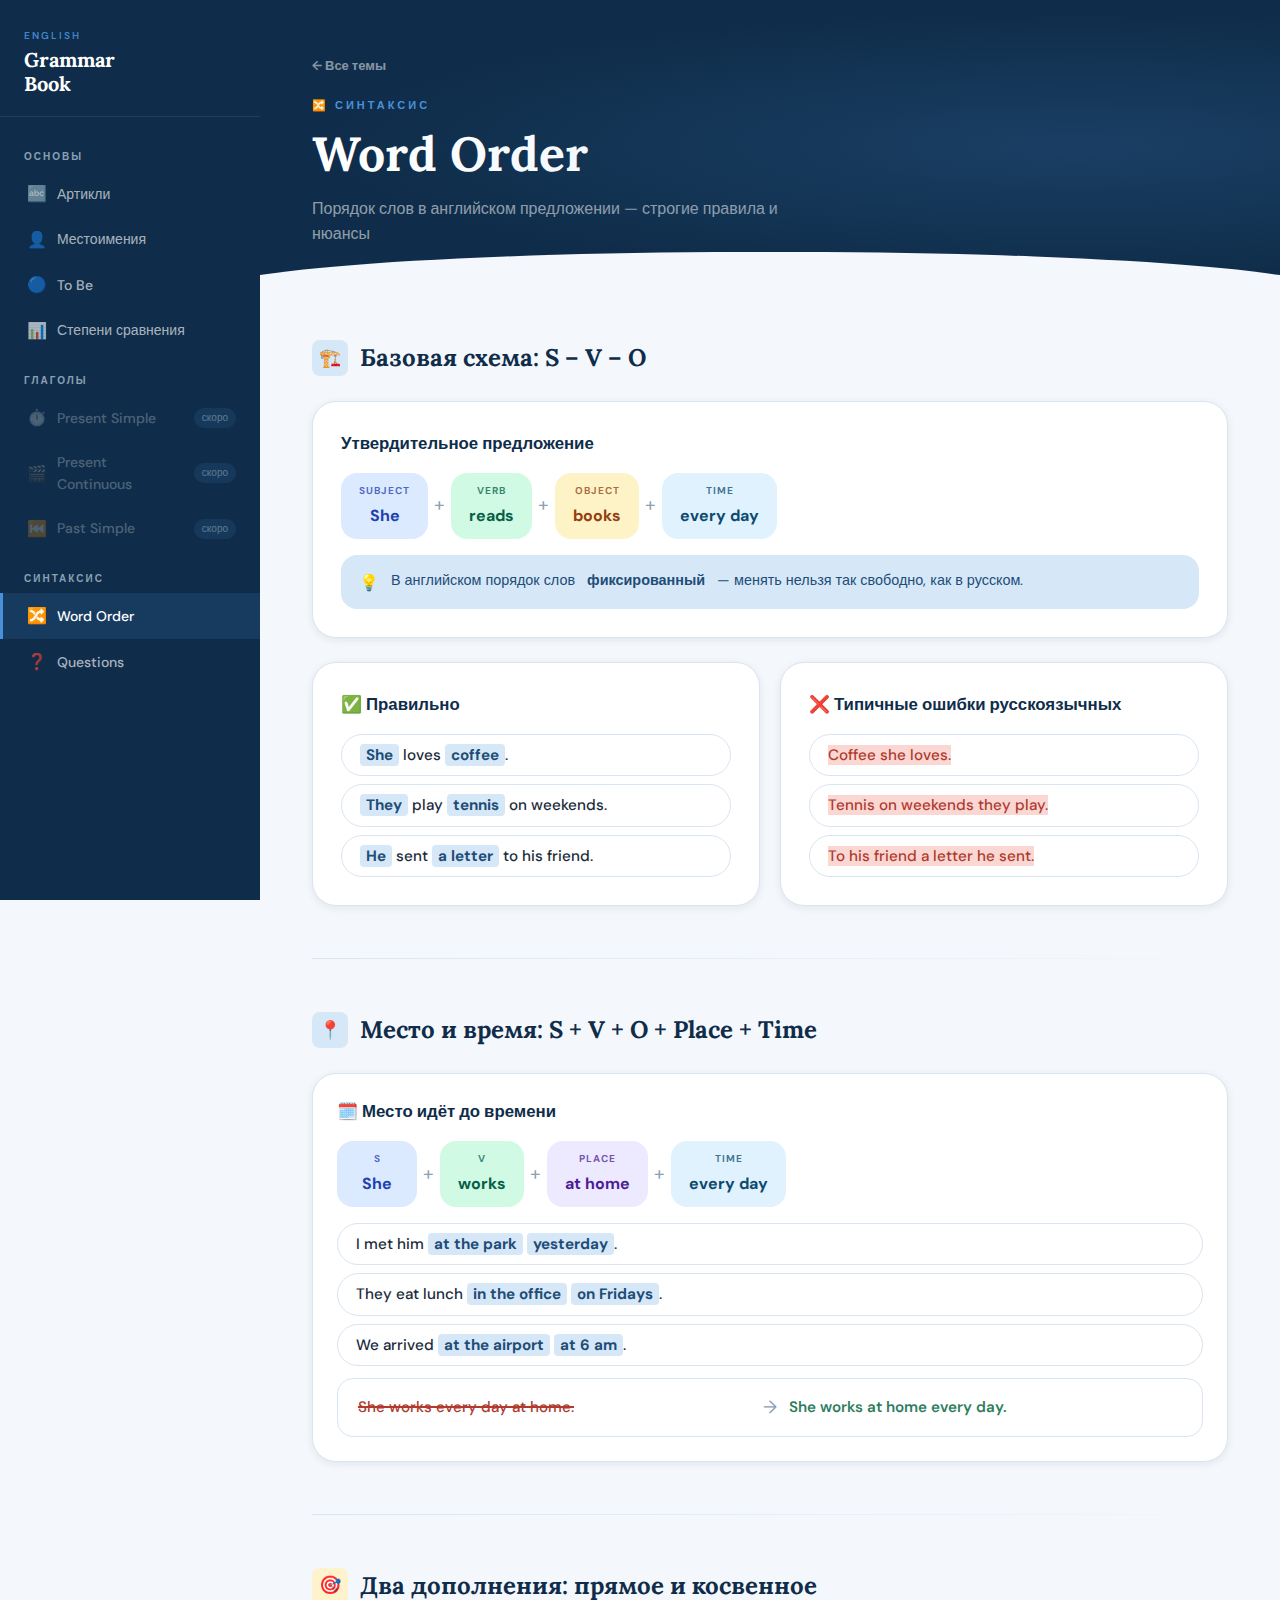
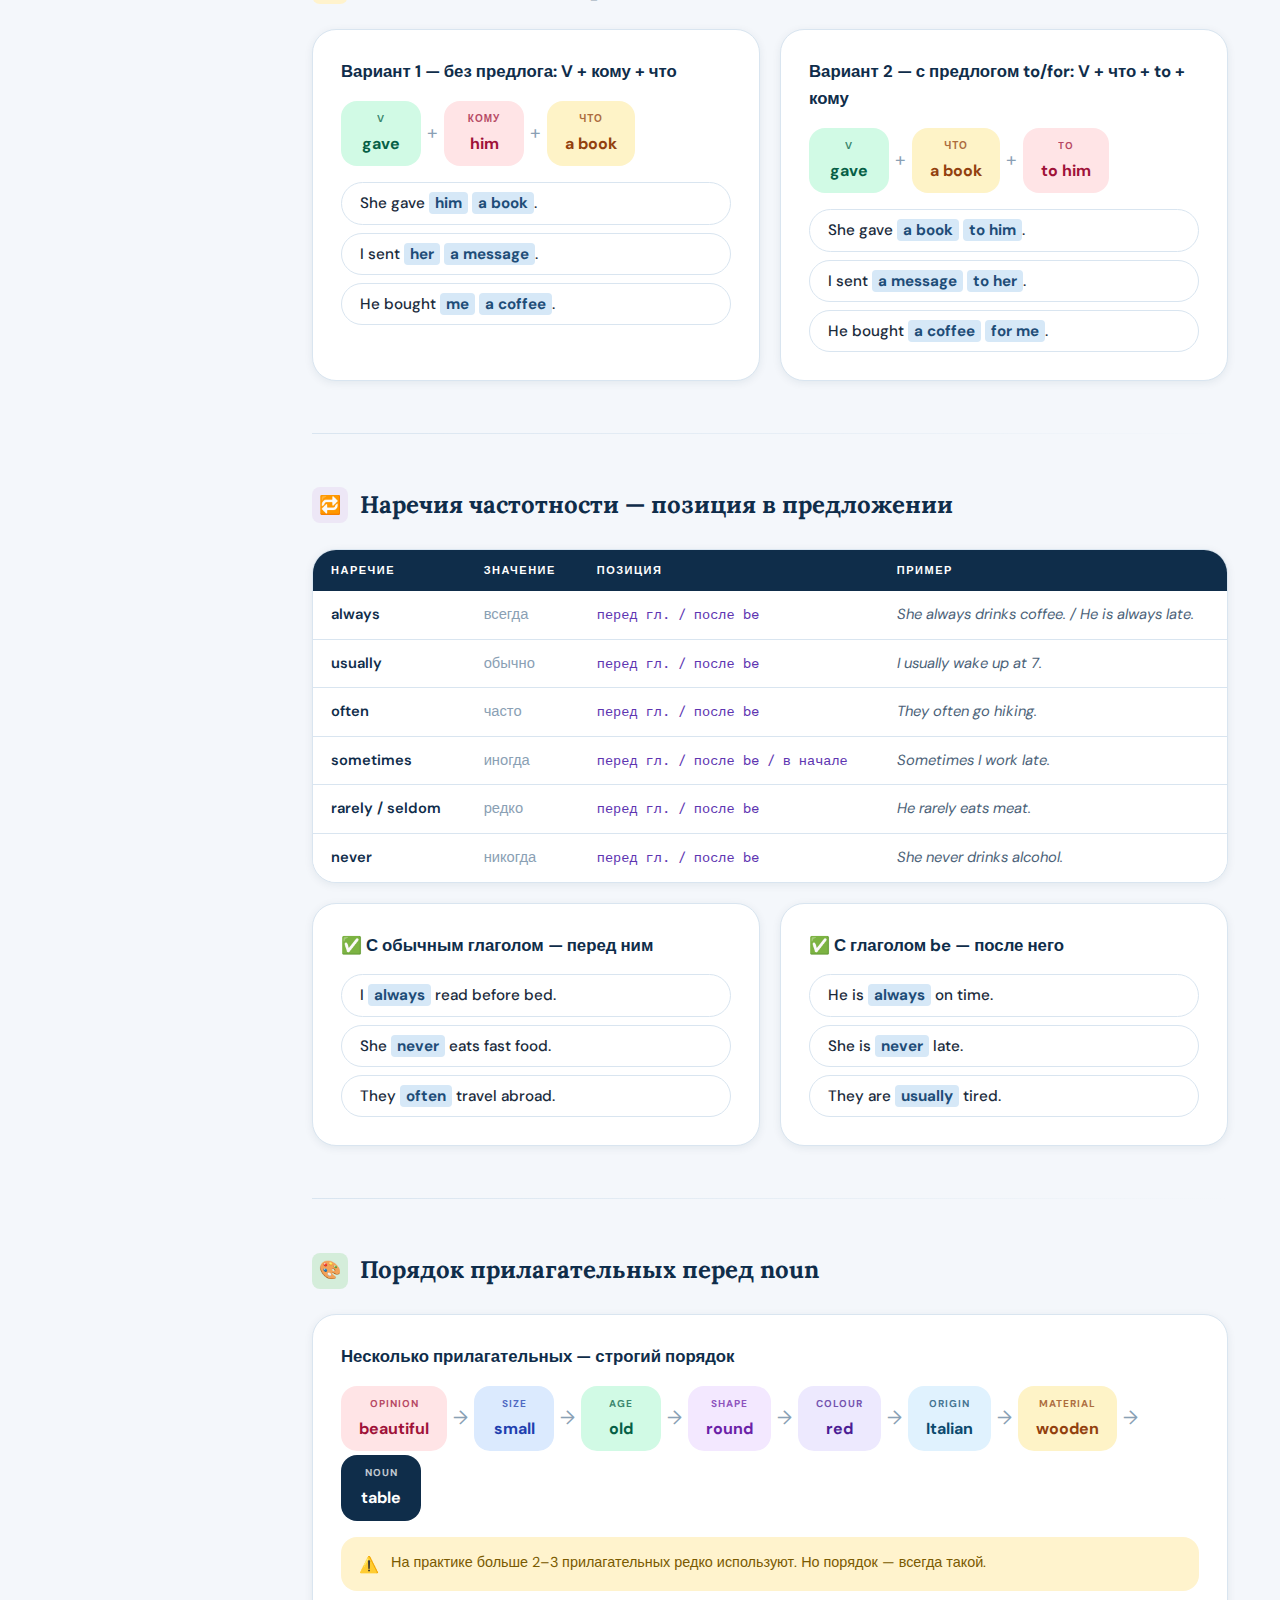
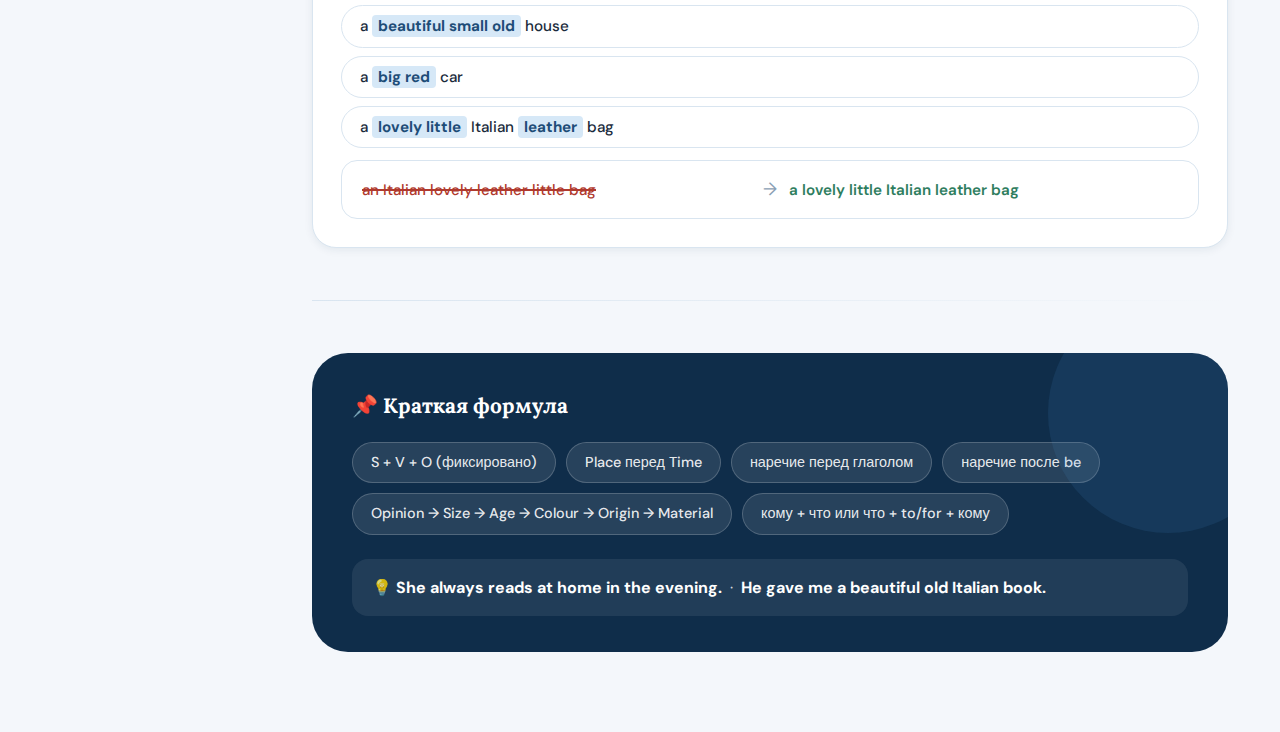
<file: topics/word-order.html>
<!DOCTYPE html>
<html lang="ru">

<head>
    <meta charset="UTF-8">
    <meta name="viewport" content="width=device-width, initial-scale=1.0">
    <title>Word Order — English Grammar Book</title>
    <link rel="stylesheet" href="../assets/style.css">
    <style>
        .sentence-diagram {
            display: flex;
            gap: 4px;
            align-items: center;
            flex-wrap: wrap;
            margin: 16px 0;
        }

        .sd-block {
            border-radius: var(--r-md);
            padding: 10px 18px;
            font-weight: 700;
            font-size: 0.95rem;
            text-align: center;
            min-width: 80px;
        }

        .sd-label {
            font-size: 10px;
            font-weight: 700;
            letter-spacing: 1px;
            text-transform: uppercase;
            margin-bottom: 4px;
            opacity: 0.75;
        }

        .sd-word {
            font-size: 1rem;
        }

        .sdb-s {
            background: #DBEAFE;
            color: #1E40AF;
        }

        .sdb-v {
            background: #D1FAE5;
            color: #065F46;
        }

        .sdb-o {
            background: #FEF3C7;
            color: #92400E;
        }

        .sdb-p {
            background: #EDE9FE;
            color: #4C1D95;
        }

        .sdb-a {
            background: #FFE4E6;
            color: #9F1239;
        }

        .sdb-t {
            background: #E0F2FE;
            color: #0C4A6E;
        }

        .sdb-m {
            background: #F3E8FF;
            color: #6B21A8;
        }

        .sd-plus {
            font-size: 1.2rem;
            color: var(--text-muted);
            padding: 0 2px;
        }

        .sd-arrow {
            font-size: 1.3rem;
            color: var(--blue);
            margin: 0 8px;
        }

        .word-order-card {
            background: var(--surface);
            border: 1px solid var(--border);
            border-radius: var(--r-lg);
            padding: 24px;
            margin-bottom: 16px;
            box-shadow: var(--shadow-sm);
        }

        .wo-title {
            font-weight: 700;
            font-size: 1.05rem;
            color: var(--navy);
            margin-bottom: 16px;
            display: flex;
            align-items: center;
            gap: 10px;
        }

        .adverb-table {
            width: 100%;
            border-collapse: collapse;
            border-radius: var(--r-md);
            overflow: hidden;
            box-shadow: var(--shadow-sm);
        }

        .adverb-table thead tr {
            background: var(--navy);
            color: #fff;
        }

        .adverb-table thead th {
            padding: 12px 18px;
            font-size: 11px;
            font-weight: 700;
            letter-spacing: 1.5px;
            text-transform: uppercase;
            text-align: left;
        }

        .adverb-table tbody tr {
            border-bottom: 1px solid var(--border);
            background: var(--surface);
            transition: background 0.15s;
        }

        .adverb-table tbody tr:hover {
            background: var(--surface-2);
        }

        .adverb-table tbody tr:last-child {
            border-bottom: none;
        }

        .adverb-table td {
            padding: 12px 18px;
            font-size: 0.92rem;
        }

        .adverb-table .adv-type {
            font-weight: 600;
            color: var(--navy);
        }

        .adverb-table .adv-pos {
            color: var(--purple);
            font-family: var(--font-mono);
            font-size: 0.85rem;
        }

        .adverb-table .adv-ex {
            color: var(--text-secondary);
            font-style: italic;
        }
    </style>
</head>

<body>
    <div class="layout">
        <main class="main">

            <header class="page-header">
                <a href="../index.html" class="back-link">← Все темы</a>
                <div class="page-header-eyebrow">🔀 Синтаксис</div>
                <h1>Word Order</h1>
                <p class="header-sub">Порядок слов в английском предложении — строгие правила и нюансы</p>
            </header>

            <div class="content">

                <!-- Базовая схема -->
                <h2 class="section-title">
                    <span class="section-icon" style="background:var(--blue-light)">🏗️</span>
                    Базовая схема: S – V – O
                </h2>

                <div class="card" style="margin-bottom:24px">
                    <div class="card-title">Утвердительное предложение</div>
                    <div class="sentence-diagram">
                        <div class="sd-block sdb-s">
                            <div class="sd-label">Subject</div>
                            <div class="sd-word">She</div>
                        </div>
                        <div class="sd-plus">+</div>
                        <div class="sd-block sdb-v">
                            <div class="sd-label">Verb</div>
                            <div class="sd-word">reads</div>
                        </div>
                        <div class="sd-plus">+</div>
                        <div class="sd-block sdb-o">
                            <div class="sd-label">Object</div>
                            <div class="sd-word">books</div>
                        </div>
                        <div class="sd-plus">+</div>
                        <div class="sd-block sdb-t">
                            <div class="sd-label">Time</div>
                            <div class="sd-word">every day</div>
                        </div>
                    </div>
                    <div class="note note-blue" style="margin-top:4px">
                        <span class="note-icon">💡</span>
                        В английском порядок слов <strong>фиксированный</strong> — менять нельзя так свободно, как в
                        русском.
                    </div>
                </div>

                <div class="grid-2" style="margin-bottom:16px">
                    <div class="card">
                        <div class="card-title">✅ Правильно</div>
                        <div class="example-list">
                            <div class="ex"><em>She</em> loves <em>coffee</em>.</div>
                            <div class="ex"><em>They</em> play <em>tennis</em> on weekends.</div>
                            <div class="ex"><em>He</em> sent <em>a letter</em> to his friend.</div>
                        </div>
                    </div>
                    <div class="card">
                        <div class="card-title">❌ Типичные ошибки русскоязычных</div>
                        <div class="example-list">
                            <div class="ex"><span class="bad">Coffee she loves.</span></div>
                            <div class="ex"><span class="bad">Tennis on weekends they play.</span></div>
                            <div class="ex"><span class="bad">To his friend a letter he sent.</span></div>
                        </div>
                    </div>
                </div>

                <hr class="section-divider">

                <!-- S + V + O + Place + Time -->
                <h2 class="section-title">
                    <span class="section-icon" style="background:var(--blue-light)">📍</span>
                    Место и время: S + V + O + Place + Time
                </h2>

                <div class="word-order-card">
                    <div class="wo-title">🗓️ Место идёт до времени</div>
                    <div class="sentence-diagram">
                        <div class="sd-block sdb-s">
                            <div class="sd-label">S</div>
                            <div class="sd-word">She</div>
                        </div>
                        <div class="sd-plus">+</div>
                        <div class="sd-block sdb-v">
                            <div class="sd-label">V</div>
                            <div class="sd-word">works</div>
                        </div>
                        <div class="sd-plus">+</div>
                        <div class="sd-block sdb-p">
                            <div class="sd-label">Place</div>
                            <div class="sd-word">at home</div>
                        </div>
                        <div class="sd-plus">+</div>
                        <div class="sd-block sdb-t">
                            <div class="sd-label">Time</div>
                            <div class="sd-word">every day</div>
                        </div>
                    </div>
                    <div class="example-list" style="margin-top:12px">
                        <div class="ex">I met him <em>at the park</em> <em>yesterday</em>.</div>
                        <div class="ex">They eat lunch <em>in the office</em> <em>on Fridays</em>.</div>
                        <div class="ex">We arrived <em>at the airport</em> <em>at 6 am</em>.</div>
                    </div>
                    <div class="mistake-pair" style="margin-top:12px">
                        <div class="mistake-wrong">She works every day at home.</div>
                        <div class="mistake-arrow">→</div>
                        <div class="mistake-right">She works at home every day.</div>
                    </div>
                </div>

                <hr class="section-divider">

                <!-- Прямое и косвенное дополнение -->
                <h2 class="section-title">
                    <span class="section-icon" style="background:var(--amber-light)">🎯</span>
                    Два дополнения: прямое и косвенное
                </h2>

                <div class="grid-2">
                    <div class="card">
                        <div class="card-title">Вариант 1 — без предлога: V + кому + что</div>
                        <div class="sentence-diagram">
                            <div class="sd-block sdb-v">
                                <div class="sd-label">V</div>
                                <div class="sd-word">gave</div>
                            </div>
                            <div class="sd-plus">+</div>
                            <div class="sd-block sdb-a">
                                <div class="sd-label">кому</div>
                                <div class="sd-word">him</div>
                            </div>
                            <div class="sd-plus">+</div>
                            <div class="sd-block sdb-o">
                                <div class="sd-label">что</div>
                                <div class="sd-word">a book</div>
                            </div>
                        </div>
                        <div class="example-list">
                            <div class="ex">She gave <em>him</em> <em>a book</em>.</div>
                            <div class="ex">I sent <em>her</em> <em>a message</em>.</div>
                            <div class="ex">He bought <em>me</em> <em>a coffee</em>.</div>
                        </div>
                    </div>

                    <div class="card">
                        <div class="card-title">Вариант 2 — с предлогом to/for: V + что + to + кому</div>
                        <div class="sentence-diagram">
                            <div class="sd-block sdb-v">
                                <div class="sd-label">V</div>
                                <div class="sd-word">gave</div>
                            </div>
                            <div class="sd-plus">+</div>
                            <div class="sd-block sdb-o">
                                <div class="sd-label">что</div>
                                <div class="sd-word">a book</div>
                            </div>
                            <div class="sd-plus">+</div>
                            <div class="sd-block sdb-a">
                                <div class="sd-label">to</div>
                                <div class="sd-word">to him</div>
                            </div>
                        </div>
                        <div class="example-list">
                            <div class="ex">She gave <em>a book</em> <em>to him</em>.</div>
                            <div class="ex">I sent <em>a message</em> <em>to her</em>.</div>
                            <div class="ex">He bought <em>a coffee</em> <em>for me</em>.</div>
                        </div>
                    </div>
                </div>

                <hr class="section-divider">

                <!-- Наречия частотности -->
                <h2 class="section-title">
                    <span class="section-icon" style="background:var(--purple-light)">🔁</span>
                    Наречия частотности — позиция в предложении
                </h2>

                <div class="card" style="padding:0; overflow:hidden; margin-bottom:20px">
                    <table class="adverb-table">
                        <thead>
                            <tr>
                                <th>Наречие</th>
                                <th>Значение</th>
                                <th>Позиция</th>
                                <th>Пример</th>
                            </tr>
                        </thead>
                        <tbody>
                            <tr>
                                <td class="adv-type">always</td>
                                <td style="color:var(--text-muted)">всегда</td>
                                <td class="adv-pos">перед гл. / после be</td>
                                <td class="adv-ex">She always drinks coffee. / He is always late.</td>
                            </tr>
                            <tr>
                                <td class="adv-type">usually</td>
                                <td style="color:var(--text-muted)">обычно</td>
                                <td class="adv-pos">перед гл. / после be</td>
                                <td class="adv-ex">I usually wake up at 7.</td>
                            </tr>
                            <tr>
                                <td class="adv-type">often</td>
                                <td style="color:var(--text-muted)">часто</td>
                                <td class="adv-pos">перед гл. / после be</td>
                                <td class="adv-ex">They often go hiking.</td>
                            </tr>
                            <tr>
                                <td class="adv-type">sometimes</td>
                                <td style="color:var(--text-muted)">иногда</td>
                                <td class="adv-pos">перед гл. / после be / в начале</td>
                                <td class="adv-ex">Sometimes I work late.</td>
                            </tr>
                            <tr>
                                <td class="adv-type">rarely / seldom</td>
                                <td style="color:var(--text-muted)">редко</td>
                                <td class="adv-pos">перед гл. / после be</td>
                                <td class="adv-ex">He rarely eats meat.</td>
                            </tr>
                            <tr>
                                <td class="adv-type">never</td>
                                <td style="color:var(--text-muted)">никогда</td>
                                <td class="adv-pos">перед гл. / после be</td>
                                <td class="adv-ex">She never drinks alcohol.</td>
                            </tr>
                        </tbody>
                    </table>
                </div>

                <div class="grid-2">
                    <div class="card">
                        <div class="card-title">✅ С обычным глаголом — перед ним</div>
                        <div class="example-list">
                            <div class="ex">I <em>always</em> read before bed.</div>
                            <div class="ex">She <em>never</em> eats fast food.</div>
                            <div class="ex">They <em>often</em> travel abroad.</div>
                        </div>
                    </div>
                    <div class="card">
                        <div class="card-title">✅ С глаголом be — после него</div>
                        <div class="example-list">
                            <div class="ex">He is <em>always</em> on time.</div>
                            <div class="ex">She is <em>never</em> late.</div>
                            <div class="ex">They are <em>usually</em> tired.</div>
                        </div>
                    </div>
                </div>

                <hr class="section-divider">

                <!-- Прилагательные перед существительным -->
                <h2 class="section-title">
                    <span class="section-icon" style="background:var(--green-light)">🎨</span>
                    Порядок прилагательных перед noun
                </h2>

                <div class="card" style="margin-bottom:20px">
                    <div class="card-title">Несколько прилагательных — строгий порядок</div>
                    <div class="sentence-diagram" style="flex-wrap:wrap">
                        <div class="sd-block sdb-a" style="font-size:0.8rem">
                            <div class="sd-label">Opinion</div>
                            <div class="sd-word">beautiful</div>
                        </div>
                        <div class="sd-plus">→</div>
                        <div class="sd-block sdb-s" style="font-size:0.8rem">
                            <div class="sd-label">Size</div>
                            <div class="sd-word">small</div>
                        </div>
                        <div class="sd-plus">→</div>
                        <div class="sd-block sdb-v" style="font-size:0.8rem">
                            <div class="sd-label">Age</div>
                            <div class="sd-word">old</div>
                        </div>
                        <div class="sd-plus">→</div>
                        <div class="sd-block sdb-m" style="font-size:0.8rem">
                            <div class="sd-label">Shape</div>
                            <div class="sd-word">round</div>
                        </div>
                        <div class="sd-plus">→</div>
                        <div class="sd-block sdb-p" style="font-size:0.8rem">
                            <div class="sd-label">Colour</div>
                            <div class="sd-word">red</div>
                        </div>
                        <div class="sd-plus">→</div>
                        <div class="sd-block sdb-t" style="font-size:0.8rem">
                            <div class="sd-label">Origin</div>
                            <div class="sd-word">Italian</div>
                        </div>
                        <div class="sd-plus">→</div>
                        <div class="sd-block sdb-o" style="font-size:0.8rem">
                            <div class="sd-label">Material</div>
                            <div class="sd-word">wooden</div>
                        </div>
                        <div class="sd-plus">→</div>
                        <div class="sd-block" style="background:var(--navy);color:#fff;font-size:0.8rem">
                            <div class="sd-label">Noun</div>
                            <div class="sd-word">table</div>
                        </div>
                    </div>
                    <div class="note note-amber" style="margin-top:16px">
                        <span class="note-icon">⚠️</span>
                        На практике больше 2–3 прилагательных редко используют. Но порядок — всегда такой.
                    </div>
                    <div class="example-list" style="margin-top:14px">
                        <div class="ex">a <em>beautiful small old</em> house</div>
                        <div class="ex">a <em>big red</em> car</div>
                        <div class="ex">a <em>lovely little</em> Italian <em>leather</em> bag</div>
                    </div>
                    <div class="mistake-pair" style="margin-top:12px">
                        <div class="mistake-wrong">an Italian lovely leather little bag</div>
                        <div class="mistake-arrow">→</div>
                        <div class="mistake-right">a lovely little Italian leather bag</div>
                    </div>
                </div>

                <hr class="section-divider">

                <div class="formula-box">
                    <h3>📌 Краткая формула</h3>
                    <div class="formula-tags">
                        <span class="formula-tag">S + V + O (фиксировано)</span>
                        <span class="formula-tag">Place перед Time</span>
                        <span class="formula-tag">наречие перед глаголом</span>
                        <span class="formula-tag">наречие после be</span>
                        <span class="formula-tag">Opinion → Size → Age → Colour → Origin → Material</span>
                        <span class="formula-tag">кому + что или что + to/for + кому</span>
                    </div>
                    <div
                        style="margin-top:24px; padding:16px 20px; background:rgba(255,255,255,0.08); border-radius:var(--r-md); font-size:1rem; color:rgba(255,255,255,0.8)">
                        💡 <strong style="color:#fff">She always reads at home in the evening.</strong> &nbsp;·&nbsp;
                        <strong style="color:#fff">He gave me a beautiful old Italian book.</strong>
                    </div>
                </div>

            </div>
        </main>
    </div>
    <script src="../assets/nav.js"></script>
</body>

</html>
</file>
<file: assets/style.css>
/* ============================================
   ENGLISH GRAMMAR BOOK — Global Design System
   ============================================ */

@import url('https://fonts.googleapis.com/css2?family=Lora:ital,wght@0,400;0,600;0,700;1,400&family=DM+Sans:wght@300;400;500;600;700&family=DM+Mono:wght@400;500&display=swap');

/* ---- CSS Variables ---- */
:root {
    /* Base */
    --bg: #F4F7FB;
    --surface: #FFFFFF;
    --surface-2: #EBF1F9;

    /* Primary palette */
    --blue-light: #D6E8F7;
    --blue: #4A90D9;
    --blue-dark: #1E4D78;
    --navy: #0F2D4A;

    /* Text */
    --text-primary: #1A2B3C;
    --text-secondary: #4B6278;
    --text-muted: #8AA0B4;

    /* Semantic */
    --green: #2E7D5E;
    --green-light: #D4EDDA;
    --red: #B03A2E;
    --red-light: #FAD7D3;
    --amber: #B8860B;
    --amber-light: #FFF3CD;
    --purple: #5E35B1;
    --purple-light: #EDE7F6;

    /* UI */
    --border: #D9E5F0;
    --shadow-sm: 0 2px 8px rgba(15, 45, 74, 0.08);
    --shadow-md: 0 8px 24px rgba(15, 45, 74, 0.12);
    --shadow-lg: 0 20px 48px rgba(15, 45, 74, 0.16);

    /* Sidebar */
    --sidebar-w: 260px;

    /* Typography */
    --font-display: 'Lora', Georgia, serif;
    --font-body: 'DM Sans', sans-serif;
    --font-mono: 'DM Mono', monospace;

    /* Radius */
    --r-sm: 8px;
    --r-md: 16px;
    --r-lg: 24px;
    --r-xl: 36px;
    --r-pill: 999px;

    /* Transitions */
    --ease: cubic-bezier(0.25, 0.46, 0.45, 0.94);
}

/* ---- Reset ---- */
*,
*::before,
*::after {
    margin: 0;
    padding: 0;
    box-sizing: border-box;
}

html {
    scroll-behavior: smooth;
}

body {
    font-family: var(--font-body);
    background: var(--bg);
    color: var(--text-primary);
    line-height: 1.6;
    -webkit-font-smoothing: antialiased;
}

a {
    color: inherit;
    text-decoration: none;
}

ul {
    list-style: none;
}

img {
    display: block;
    max-width: 100%;
}

/* ============================================
   LAYOUT — Sidebar + Main
   ============================================ */

.layout {
    display: flex;
    min-height: 100vh;
}

/* ---- Sidebar ---- */
.sidebar {
    width: var(--sidebar-w);
    background: var(--navy);
    position: fixed;
    top: 0;
    left: 0;
    height: 100vh;
    display: flex;
    flex-direction: column;
    z-index: 100;
    overflow-y: auto;
    overflow-x: hidden;
    scrollbar-width: thin;
    scrollbar-color: #1E4D78 transparent;
}

.sidebar-logo {
    padding: 28px 24px 20px;
    border-bottom: 1px solid rgba(255, 255, 255, 0.08);
}

.sidebar-logo a {
    display: flex;
    flex-direction: column;
    gap: 4px;
}

.sidebar-logo .logo-label {
    font-family: var(--font-body);
    font-size: 10px;
    font-weight: 600;
    letter-spacing: 2px;
    text-transform: uppercase;
    color: var(--blue);
    opacity: 0.9;
}

.sidebar-logo .logo-title {
    font-family: var(--font-display);
    font-size: 20px;
    font-weight: 700;
    color: #fff;
    line-height: 1.2;
}

.sidebar-nav {
    flex: 1;
    padding: 20px 0;
}

.nav-section {
    margin-bottom: 8px;
}

.nav-section-label {
    font-size: 10px;
    font-weight: 700;
    letter-spacing: 2px;
    text-transform: uppercase;
    color: var(--text-muted);
    padding: 12px 24px 6px;
    display: block;
}

.nav-item {
    display: flex;
    align-items: center;
    gap: 10px;
    padding: 10px 24px;
    font-size: 14px;
    font-weight: 500;
    color: rgba(255, 255, 255, 0.65);
    border-left: 3px solid transparent;
    transition: all 0.2s var(--ease);
    cursor: pointer;
}

.nav-item:hover {
    color: #fff;
    background: rgba(255, 255, 255, 0.06);
    border-left-color: var(--blue);
}

.nav-item.active {
    color: #fff;
    background: rgba(74, 144, 217, 0.15);
    border-left-color: var(--blue);
}

.nav-item .nav-icon {
    font-size: 16px;
    width: 20px;
    text-align: center;
    flex-shrink: 0;
}

.nav-item .nav-badge {
    margin-left: auto;
    font-size: 10px;
    background: rgba(74, 144, 217, 0.3);
    color: var(--blue-light);
    padding: 2px 8px;
    border-radius: var(--r-pill);
}

.nav-item.coming-soon {
    opacity: 0.4;
    cursor: default;
    pointer-events: none;
}

/* ---- Main content ---- */
.main {
    margin-left: var(--sidebar-w);
    flex: 1;
    min-height: 100vh;
}

/* ============================================
   PAGE HEADER (for topic pages)
   ============================================ */

.page-header {
    background: var(--navy);
    padding: 52px 52px 44px;
    position: relative;
    overflow: hidden;
}

.page-header::before {
    content: '';
    position: absolute;
    inset: 0;
    background: radial-gradient(ellipse at 80% 50%, rgba(74, 144, 217, 0.18) 0%, transparent 65%);
    pointer-events: none;
}

.page-header::after {
    content: '';
    position: absolute;
    bottom: -1px;
    left: 0;
    right: 0;
    height: 40px;
    background: var(--bg);
    clip-path: ellipse(55% 100% at 50% 100%);
}

.page-header-eyebrow {
    font-size: 11px;
    font-weight: 700;
    letter-spacing: 3px;
    text-transform: uppercase;
    color: var(--blue);
    margin-bottom: 12px;
}

.page-header h1 {
    font-family: var(--font-display);
    font-size: clamp(2rem, 4vw, 3rem);
    font-weight: 700;
    color: #fff;
    line-height: 1.15;
    max-width: 640px;
}

.page-header .header-sub {
    margin-top: 14px;
    font-size: 16px;
    color: rgba(255, 255, 255, 0.55);
    max-width: 520px;
}

/* ============================================
   CONTENT WRAPPER
   ============================================ */

.content {
    padding: 48px 52px 80px;
    max-width: 1100px;
}

/* ============================================
   SECTION TITLES
   ============================================ */

.section-title {
    font-family: var(--font-display);
    font-size: 1.5rem;
    font-weight: 700;
    color: var(--navy);
    margin-bottom: 24px;
    display: flex;
    align-items: center;
    gap: 12px;
}

.section-title .section-icon {
    width: 36px;
    height: 36px;
    border-radius: var(--r-sm);
    display: flex;
    align-items: center;
    justify-content: center;
    font-size: 18px;
    flex-shrink: 0;
}

.section-divider {
    margin: 52px 0;
    border: none;
    height: 1px;
    background: linear-gradient(90deg, var(--border), transparent);
}

/* ============================================
   CARDS
   ============================================ */

.card {
    background: var(--surface);
    border-radius: var(--r-lg);
    padding: 28px;
    border: 1px solid var(--border);
    box-shadow: var(--shadow-sm);
    transition: box-shadow 0.25s var(--ease), transform 0.25s var(--ease);
}

.card:hover {
    box-shadow: var(--shadow-md);
    transform: translateY(-2px);
}

.card-title {
    font-weight: 700;
    font-size: 1.05rem;
    color: var(--navy);
    margin-bottom: 16px;
    display: flex;
    align-items: center;
    gap: 10px;
}

/* ============================================
   GRIDS
   ============================================ */

.grid-2 {
    display: grid;
    grid-template-columns: repeat(2, 1fr);
    gap: 20px;
}

.grid-3 {
    display: grid;
    grid-template-columns: repeat(3, 1fr);
    gap: 20px;
}

.grid-auto {
    display: grid;
    grid-template-columns: repeat(auto-fit, minmax(280px, 1fr));
    gap: 20px;
}

/* ============================================
   RULE ITEMS (grammar rules inside cards)
   ============================================ */

.rule {
    border-radius: var(--r-md);
    padding: 16px 20px;
    margin-bottom: 14px;
    border-left: 4px solid;
    background: var(--surface-2);
}

.rule:last-child {
    margin-bottom: 0;
}

.rule-label {
    font-size: 12px;
    font-weight: 700;
    letter-spacing: 1px;
    text-transform: uppercase;
    margin-bottom: 8px;
    display: flex;
    align-items: center;
    gap: 6px;
}

.rule-body {
    font-size: 0.95rem;
    color: var(--text-secondary);
    line-height: 1.7;
}

/* Colour variants */
.rule-green {
    border-left-color: var(--green);
}

.rule-green .rule-label {
    color: var(--green);
}

.rule-red {
    border-left-color: var(--red);
}

.rule-red .rule-label {
    color: var(--red);
}

.rule-blue {
    border-left-color: var(--blue);
}

.rule-blue .rule-label {
    color: var(--blue-dark);
}

.rule-amber {
    border-left-color: var(--amber);
}

.rule-amber .rule-label {
    color: var(--amber);
}

.rule-purple {
    border-left-color: var(--purple);
}

.rule-purple .rule-label {
    color: var(--purple);
}

/* ============================================
   EXAMPLES
   ============================================ */

.example-list {
    display: flex;
    flex-direction: column;
    gap: 8px;
    margin-top: 10px;
}

.ex {
    background: var(--surface);
    border: 1px solid var(--border);
    border-radius: var(--r-pill);
    padding: 8px 18px;
    font-size: 0.95rem;
    color: var(--text-primary);
    font-weight: 500;
}

.ex em {
    font-style: normal;
    font-weight: 700;
    color: var(--blue-dark);
    background: var(--blue-light);
    padding: 1px 6px;
    border-radius: 4px;
}

.ex .bad {
    color: var(--red);
    background: var(--red-light);
}

.ex .good {
    color: var(--green);
    background: var(--green-light);
}

/* ============================================
   BADGES / TAGS / PILLS
   ============================================ */

.badge {
    display: inline-flex;
    align-items: center;
    gap: 5px;
    font-size: 11px;
    font-weight: 700;
    letter-spacing: 0.5px;
    text-transform: uppercase;
    padding: 4px 12px;
    border-radius: var(--r-pill);
}

.badge-blue {
    background: var(--blue-light);
    color: var(--blue-dark);
}

.badge-green {
    background: var(--green-light);
    color: var(--green);
}

.badge-red {
    background: var(--red-light);
    color: var(--red);
}

.badge-amber {
    background: var(--amber-light);
    color: var(--amber);
}

.badge-purple {
    background: var(--purple-light);
    color: var(--purple);
}

.badge-navy {
    background: var(--navy);
    color: #fff;
}

/* ============================================
   COMPARISON BLOCK (A vs ZERO, etc.)
   ============================================ */

.compare-row {
    display: grid;
    grid-template-columns: 1fr auto 1fr;
    gap: 16px;
    align-items: center;
    margin-bottom: 14px;
}

.compare-side {
    background: var(--surface);
    border: 1px solid var(--border);
    border-radius: var(--r-md);
    padding: 16px 20px;
}

.compare-label {
    font-size: 10px;
    font-weight: 700;
    letter-spacing: 2px;
    text-transform: uppercase;
    margin-bottom: 6px;
}

.compare-label.left {
    color: var(--blue-dark);
}

.compare-label.right {
    color: var(--amber);
}

.compare-text {
    font-size: 1.1rem;
    font-weight: 600;
    color: var(--text-primary);
}

.compare-vs {
    font-family: var(--font-display);
    font-size: 0.85rem;
    font-style: italic;
    color: var(--text-muted);
    text-align: center;
}

.compare-note {
    font-size: 0.85rem;
    color: var(--text-muted);
    margin-top: 6px;
}

/* ============================================
   MISTAKE CARDS
   ============================================ */

.mistake-pair {
    display: flex;
    align-items: center;
    gap: 12px;
    background: var(--surface);
    border: 1px solid var(--border);
    border-radius: var(--r-md);
    padding: 14px 20px;
}

.mistake-wrong {
    flex: 1;
    font-size: 0.95rem;
    color: var(--red);
    text-decoration: line-through;
    text-decoration-thickness: 2px;
    font-weight: 500;
}

.mistake-arrow {
    color: var(--text-muted);
    font-size: 18px;
    flex-shrink: 0;
}

.mistake-right {
    flex: 1;
    font-size: 0.95rem;
    color: var(--green);
    font-weight: 600;
}

/* ============================================
   FORMULA / SUMMARY BOX
   ============================================ */

.formula-box {
    background: var(--navy);
    border-radius: var(--r-xl);
    padding: 36px 40px;
    color: #fff;
    position: relative;
    overflow: hidden;
}

.formula-box::before {
    content: '';
    position: absolute;
    top: -60px;
    right: -60px;
    width: 240px;
    height: 240px;
    border-radius: 50%;
    background: rgba(74, 144, 217, 0.12);
    pointer-events: none;
}

.formula-box h3 {
    font-family: var(--font-display);
    font-size: 1.3rem;
    margin-bottom: 20px;
    color: #fff;
}

.formula-tags {
    display: flex;
    flex-wrap: wrap;
    gap: 10px;
}

.formula-tag {
    background: rgba(255, 255, 255, 0.1);
    border: 1px solid rgba(255, 255, 255, 0.2);
    color: rgba(255, 255, 255, 0.9);
    padding: 8px 18px;
    border-radius: var(--r-pill);
    font-size: 0.9rem;
    font-weight: 500;
    transition: background 0.2s;
}

.formula-tag:hover {
    background: rgba(255, 255, 255, 0.18);
}

/* ============================================
   CONJUGATION TABLE (to be etc)
   ============================================ */

.conj-table {
    width: 100%;
    border-collapse: collapse;
    border-radius: var(--r-md);
    overflow: hidden;
    box-shadow: var(--shadow-sm);
}

.conj-table thead tr {
    background: var(--navy);
    color: #fff;
}

.conj-table thead th {
    padding: 14px 20px;
    font-size: 11px;
    font-weight: 700;
    letter-spacing: 1.5px;
    text-transform: uppercase;
    text-align: left;
}

.conj-table tbody tr {
    border-bottom: 1px solid var(--border);
    background: var(--surface);
    transition: background 0.15s;
}

.conj-table tbody tr:hover {
    background: var(--surface-2);
}

.conj-table tbody tr:last-child {
    border-bottom: none;
}

.conj-table td {
    padding: 14px 20px;
    font-size: 0.95rem;
}

.conj-table .pronoun-cell {
    font-weight: 600;
    color: var(--text-secondary);
    width: 180px;
}

.conj-table .form-cell {
    font-family: var(--font-mono);
    font-size: 1.05rem;
    font-weight: 500;
    color: var(--blue-dark);
}

.conj-table .neg-cell {
    color: var(--red);
    font-family: var(--font-mono);
    font-size: 0.95rem;
}

.conj-table .example-cell {
    color: var(--text-muted);
    font-size: 0.9rem;
    font-style: italic;
}

/* ============================================
   PRONOUN GRID (for pronouns page)
   ============================================ */

.pronoun-card {
    background: var(--surface);
    border: 1px solid var(--border);
    border-radius: var(--r-md);
    padding: 18px 20px;
    transition: all 0.2s var(--ease);
}

.pronoun-card:hover {
    border-color: var(--blue);
    box-shadow: var(--shadow-sm);
    transform: translateY(-2px);
}

.pronoun-en {
    font-family: var(--font-display);
    font-size: 1.6rem;
    font-weight: 700;
    color: var(--navy);
    margin-bottom: 4px;
}

.pronoun-arrow {
    color: var(--blue);
    font-weight: 700;
}

.pronoun-ru {
    font-size: 0.85rem;
    color: var(--text-muted);
    margin-bottom: 8px;
}

.pronoun-ex {
    font-size: 0.85rem;
    font-family: var(--font-mono);
    color: var(--text-secondary);
    background: var(--surface-2);
    padding: 4px 10px;
    border-radius: var(--r-sm);
    display: inline-block;
}

/* ============================================
   BACK LINK
   ============================================ */

.back-link {
    display: inline-flex;
    align-items: center;
    gap: 8px;
    font-size: 13px;
    font-weight: 600;
    color: rgba(255, 255, 255, 0.5);
    margin-bottom: 20px;
    transition: color 0.2s;
}

.back-link:hover {
    color: #fff;
}

/* ============================================
   INDEX PAGE — Hero
   ============================================ */

.hero {
    background: var(--navy);
    padding: 80px 52px 100px;
    position: relative;
    overflow: hidden;
}

.hero::before {
    content: '';
    position: absolute;
    inset: 0;
    background:
        radial-gradient(ellipse at 70% 30%, rgba(74, 144, 217, 0.2) 0%, transparent 55%),
        radial-gradient(ellipse at 20% 80%, rgba(94, 53, 177, 0.15) 0%, transparent 45%);
    pointer-events: none;
}

.hero::after {
    content: '';
    position: absolute;
    bottom: -1px;
    left: 0;
    right: 0;
    height: 60px;
    background: var(--bg);
    clip-path: ellipse(55% 100% at 50% 100%);
}

.hero-eyebrow {
    font-size: 11px;
    font-weight: 700;
    letter-spacing: 3px;
    text-transform: uppercase;
    color: var(--blue);
    margin-bottom: 16px;
    position: relative;
}

.hero h1 {
    font-family: var(--font-display);
    font-size: clamp(2.5rem, 5vw, 4rem);
    font-weight: 700;
    color: #fff;
    line-height: 1.1;
    max-width: 580px;
    position: relative;
}

.hero h1 em {
    font-style: italic;
    color: var(--blue-light);
}

.hero-sub {
    margin-top: 20px;
    font-size: 1.1rem;
    color: rgba(255, 255, 255, 0.5);
    max-width: 440px;
    position: relative;
}

/* ============================================
   TOPIC CARDS (index page)
   ============================================ */

.topics-grid {
    display: grid;
    grid-template-columns: repeat(auto-fill, minmax(260px, 1fr));
    gap: 20px;
}

.topic-card {
    background: var(--surface);
    border: 1px solid var(--border);
    border-radius: var(--r-lg);
    padding: 28px;
    display: flex;
    flex-direction: column;
    gap: 12px;
    transition: all 0.25s var(--ease);
    position: relative;
    overflow: hidden;
}

.topic-card::before {
    content: '';
    position: absolute;
    top: 0;
    left: 0;
    right: 0;
    height: 3px;
    background: var(--blue);
    transform: scaleX(0);
    transform-origin: left;
    transition: transform 0.3s var(--ease);
}

.topic-card:hover {
    box-shadow: var(--shadow-md);
    transform: translateY(-3px);
    border-color: var(--blue-light);
}

.topic-card:hover::before {
    transform: scaleX(1);
}

.topic-card.locked {
    opacity: 0.5;
    pointer-events: none;
}

.topic-icon {
    width: 48px;
    height: 48px;
    border-radius: var(--r-md);
    background: var(--blue-light);
    display: flex;
    align-items: center;
    justify-content: center;
    font-size: 22px;
}

.topic-category {
    font-size: 10px;
    font-weight: 700;
    letter-spacing: 2px;
    text-transform: uppercase;
    color: var(--text-muted);
}

.topic-name {
    font-family: var(--font-display);
    font-size: 1.2rem;
    font-weight: 700;
    color: var(--navy);
}

.topic-desc {
    font-size: 0.87rem;
    color: var(--text-secondary);
    line-height: 1.6;
}

.topic-arrow {
    margin-top: auto;
    font-size: 1.2rem;
    color: var(--blue);
    font-weight: 700;
    transition: transform 0.2s;
}

.topic-card:hover .topic-arrow {
    transform: translateX(4px);
}

/* ============================================
   SECTION GROUP HEADING (index page)
   ============================================ */

.group-heading {
    font-size: 10px;
    font-weight: 700;
    letter-spacing: 3px;
    text-transform: uppercase;
    color: var(--text-muted);
    margin: 48px 0 16px;
    display: flex;
    align-items: center;
    gap: 12px;
}

.group-heading::after {
    content: '';
    flex: 1;
    height: 1px;
    background: var(--border);
}

/* ============================================
   NOTE / TIP BOX
   ============================================ */

.note {
    border-radius: var(--r-md);
    padding: 14px 18px;
    font-size: 0.9rem;
    display: flex;
    gap: 12px;
    align-items: flex-start;
    margin-top: 12px;
}

.note-icon {
    font-size: 16px;
    flex-shrink: 0;
    margin-top: 1px;
}

.note-blue {
    background: var(--blue-light);
    color: var(--blue-dark);
}

.note-amber {
    background: var(--amber-light);
    color: #7a5a00;
}

.note-red {
    background: var(--red-light);
    color: var(--red);
}

.note-green {
    background: var(--green-light);
    color: var(--green);
}

/* ============================================
   RESPONSIVE
   ============================================ */

@media (max-width: 900px) {
    :root {
        --sidebar-w: 0px;
    }

    .sidebar {
        display: none;
    }

    .main {
        margin-left: 0;
    }

    .content {
        padding: 32px 24px 60px;
    }

    .page-header {
        padding: 40px 24px 36px;
    }

    .hero {
        padding: 60px 24px 80px;
    }

    .grid-2,
    .grid-3 {
        grid-template-columns: 1fr;
    }

    .compare-row {
        grid-template-columns: 1fr;
    }

    .compare-vs {
        display: none;
    }
}
</file>
